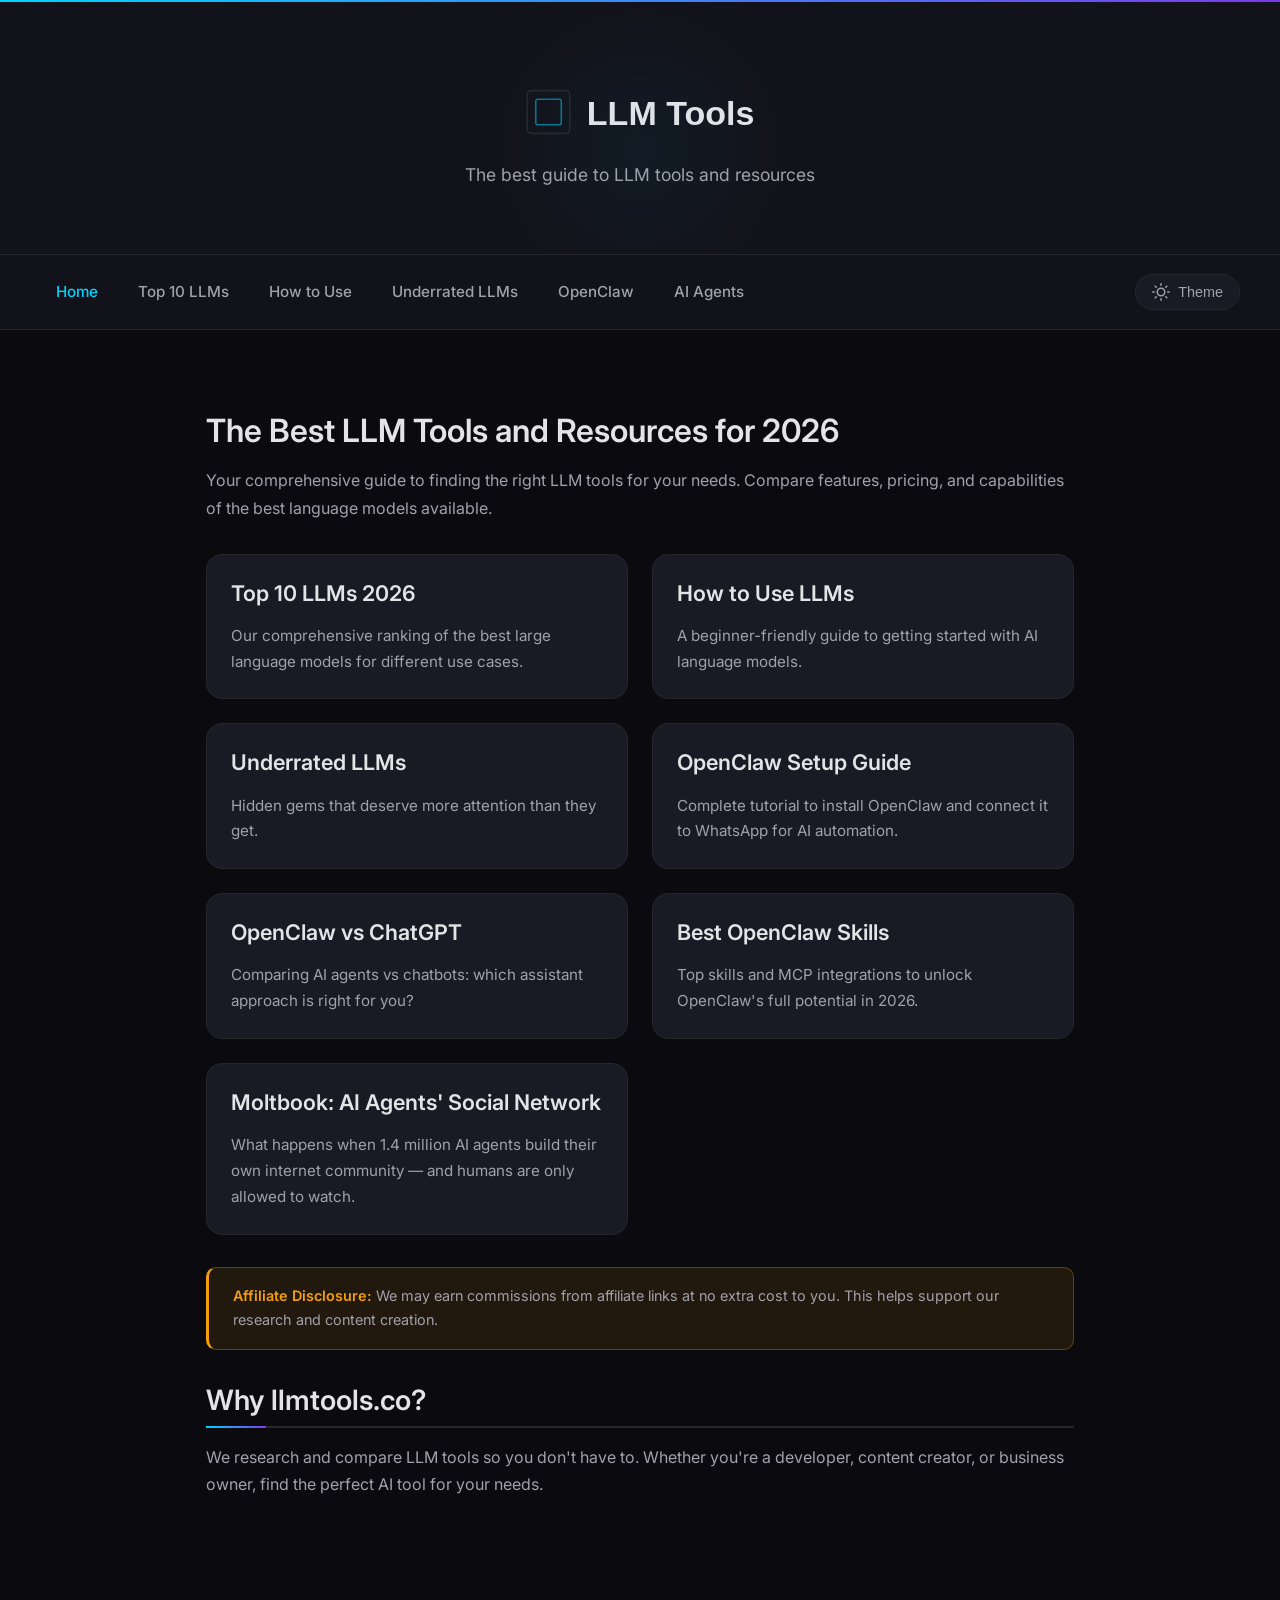
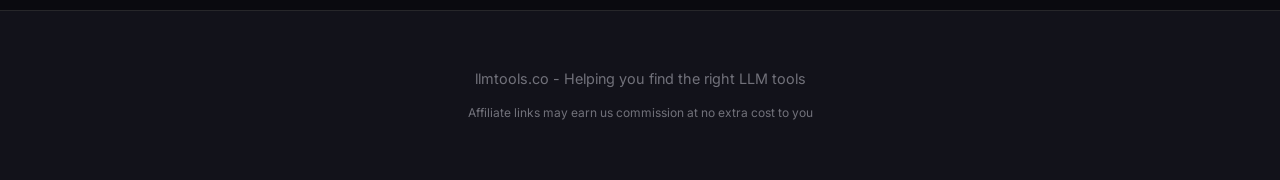
<file: index.html>
<!DOCTYPE html>
<html lang="en">
<head>
    <meta charset="UTF-8">
    <meta name="description" content="Discover the top 10 LLMs of 2026, underrated AI models, and complete setup guides for OpenClaw and WhatsApp automation. Your guide to the best AI resources.">
    <meta property="og:type" content="website">
    <meta property="og:image" content="https://llmtools.co/images/og-image.png">
    <meta property="og:url" content="https://llmtools.co/">
    <meta property="og:title" content="LLM Tools 2026: Best AI Models & Guides">
    <meta property="og:description" content="Compare the best language models and learn how to automate your workflow with OpenClaw.">
    <meta property="og:image" content="https://llmtools.co/images/og-image.jpg"> <meta name="twitter:card" content="summary_large_image">
    <title>LLM Tools 2026: Best AI Models, Guides & OpenClaw Setup</title>
    <link rel="icon" type="image/svg+xml" href="images/favicon.svg">
    <link rel="canonical" href="https://llmtools.co/" />
    <link rel="stylesheet" href="style.css">
    <link rel="preconnect" href="https://fonts.googleapis.com">
    <link rel="preconnect" href="https://fonts.gstatic.com" crossorigin>
    <link href="https://fonts.googleapis.com/css2?family=Inter:wght@400;500;600;700&display=swap" rel="stylesheet">
    <script>
        // Prevent flash of wrong theme - default to dark
        (function() {
            const theme = localStorage.getItem('theme') || 'dark';
            document.documentElement.setAttribute('data-theme', theme);
        })();
    </script>
</head>
<body>
    <header>
        <h1><a href="index.html"><img src="images/logo.svg" alt="LLM Tools" class="site-logo"></a></h1>
        <p>The best guide to LLM tools and resources</p>
    </header>
    <nav>
        <div class="nav-container">
            <div class="nav-links">
                <a href="index.html" class="active">Home</a>
                <a href="top-10-llms-2026.html">Top 10 LLMs</a>
                <a href="llm-how-to-guide.html">How to Use</a>
                <a href="underrated-llms.html">Underrated LLMs</a>
                <a href="openclaw-whatsapp-setup.html">OpenClaw</a>
                <a href="moltbook-ai-agents.html">AI Agents</a>
            </div>
            <button class="theme-toggle" onclick="toggleTheme()" aria-label="Toggle theme">
                <svg class="sun-icon" xmlns="http://www.w3.org/2000/svg" width="18" height="18" viewBox="0 0 24 24" fill="none" stroke="currentColor" stroke-width="2" stroke-linecap="round" stroke-linejoin="round">
                    <circle cx="12" cy="12" r="5"></circle>
                    <line x1="12" y1="1" x2="12" y2="3"></line>
                    <line x1="12" y1="21" x2="12" y2="23"></line>
                    <line x1="4.22" y1="4.22" x2="5.64" y2="5.64"></line>
                    <line x1="18.36" y1="18.36" x2="19.78" y2="19.78"></line>
                    <line x1="1" y1="12" x2="3" y2="12"></line>
                    <line x1="21" y1="12" x2="23" y2="12"></line>
                    <line x1="4.22" y1="19.78" x2="5.64" y2="18.36"></line>
                    <line x1="18.36" y1="5.64" x2="19.78" y2="4.22"></line>
                </svg>
                <svg class="moon-icon" xmlns="http://www.w3.org/2000/svg" width="18" height="18" viewBox="0 0 24 24" fill="none" stroke="currentColor" stroke-width="2" stroke-linecap="round" stroke-linejoin="round">
                    <path d="M21 12.79A9 9 0 1 1 11.21 3 7 7 0 0 0 21 12.79z"></path>
                </svg>
                <span class="theme-label">Theme</span>
            </button>
        </div>
    </nav>
<main>
    <h1 style="font-size: 2rem; margin-bottom: 1rem;">The Best LLM Tools and Resources for 2026</h1>
        <p>Your comprehensive guide to finding the right LLM tools for your needs. Compare features, pricing, and capabilities of the best language models available.</p>

        <div class="card-grid">
            <div class="card">
                <h3><a href="top-10-llms-2026.html">Top 10 LLMs 2026</a></h3>
                <p>Our comprehensive ranking of the best large language models for different use cases.</p>
            </div>
            <div class="card">
                <h3><a href="llm-how-to-guide.html">How to Use LLMs</a></h3>
                <p>A beginner-friendly guide to getting started with AI language models.</p>
            </div>
            <div class="card">
                <h3><a href="underrated-llms.html">Underrated LLMs</a></h3>
                <p>Hidden gems that deserve more attention than they get.</p>
            </div>
            <div class="card">
                <h3><a href="openclaw-whatsapp-setup.html">OpenClaw Setup Guide</a></h3>
                <p>Complete tutorial to install OpenClaw and connect it to WhatsApp for AI automation.</p>
            </div>
            <div class="card">
                <h3><a href="openclaw-vs-chatgpt.html">OpenClaw vs ChatGPT</a></h3>
                <p>Comparing AI agents vs chatbots: which assistant approach is right for you?</p>
            </div>
            <div class="card">
                <h3><a href="best-openclaw-skills.html">Best OpenClaw Skills</a></h3>
                <p>Top skills and MCP integrations to unlock OpenClaw's full potential in 2026.</p>
            </div>
            <div class="card">
                <h3><a href="moltbook-ai-agents.html">Moltbook: AI Agents' Social Network</a></h3>
                <p>What happens when 1.4 million AI agents build their own internet community — and humans are only allowed to watch.</p>
            </div>
        </div>

        <div class="affiliate-disclaimer">
            <strong>Affiliate Disclosure:</strong> We may earn commissions from affiliate links at no extra cost to you. This helps support our research and content creation.
        </div>

        <h2>Why llmtools.co?</h2>
        <p>We research and compare LLM tools so you don't have to. Whether you're a developer, content creator, or business owner, find the perfect AI tool for your needs.</p>
    </main>
    <footer>
        <p>llmtools.co - Helping you find the right LLM tools</p>
        <p><small>Affiliate links may earn us commission at no extra cost to you</small></p>
    </footer>

    <script>
        function toggleTheme() {
            const html = document.documentElement;
            const currentTheme = html.getAttribute('data-theme');
            const newTheme = currentTheme === 'light' ? 'dark' : 'light';
            html.setAttribute('data-theme', newTheme);
            localStorage.setItem('theme', newTheme);
            updateThemeIcon(newTheme);
            updateLogo();
        }

        function updateThemeIcon(theme) {
            const sunIcon = document.querySelector('.sun-icon');
            const moonIcon = document.querySelector('.moon-icon');
            if (theme === 'light') {
                sunIcon.style.display = 'none';
                moonIcon.style.display = 'block';
            } else {
                sunIcon.style.display = 'block';
                moonIcon.style.display = 'none';
            }
        }

        // Initialize icon and logo on page load
        function updateLogo() {
            const logo = document.querySelector('.site-logo');
            if (!logo) return;
            logo.src = document.documentElement.getAttribute('data-theme') === 'light'
                ? 'images/logo-light.svg'
                : 'images/logo.svg';
        }

        document.addEventListener('DOMContentLoaded', function() {
            const theme = document.documentElement.getAttribute('data-theme') || 'dark';
            updateThemeIcon(theme);
            updateLogo();
        });
    </script>
</body>
</html>
</file>
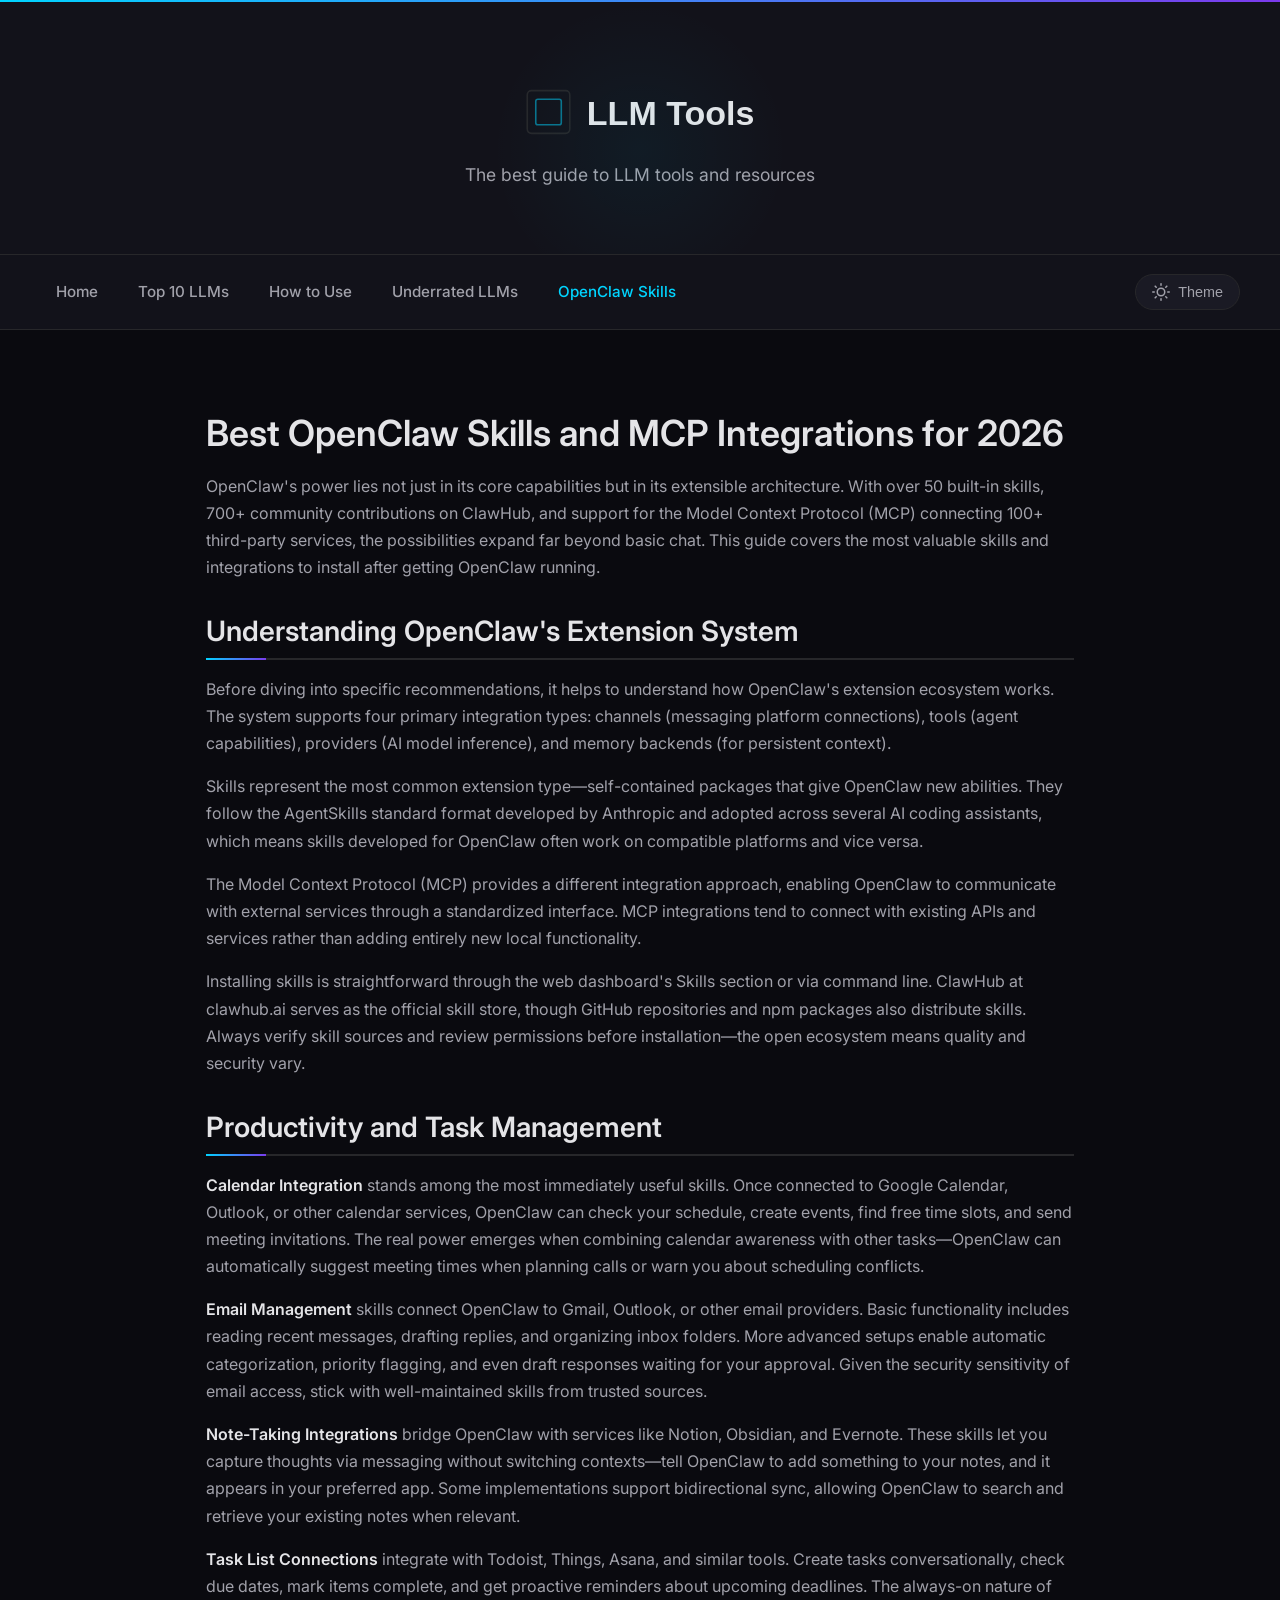
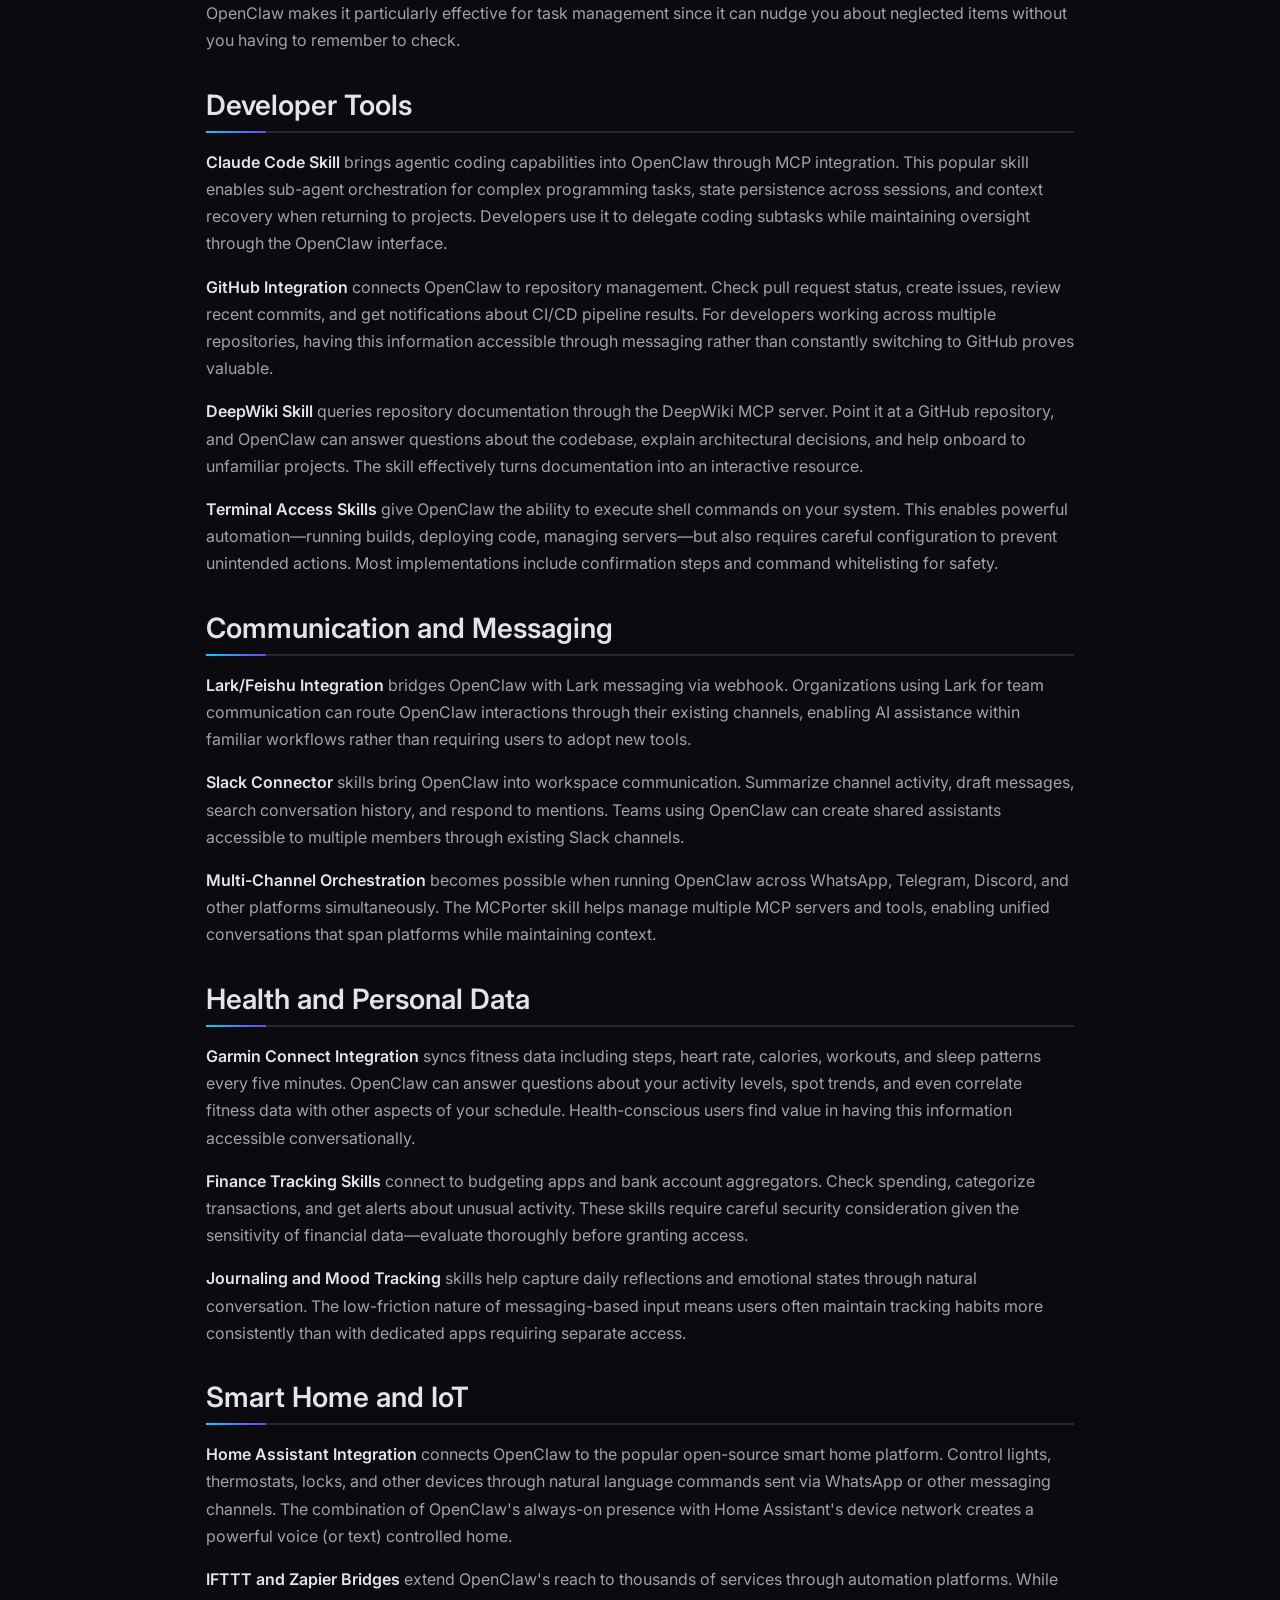
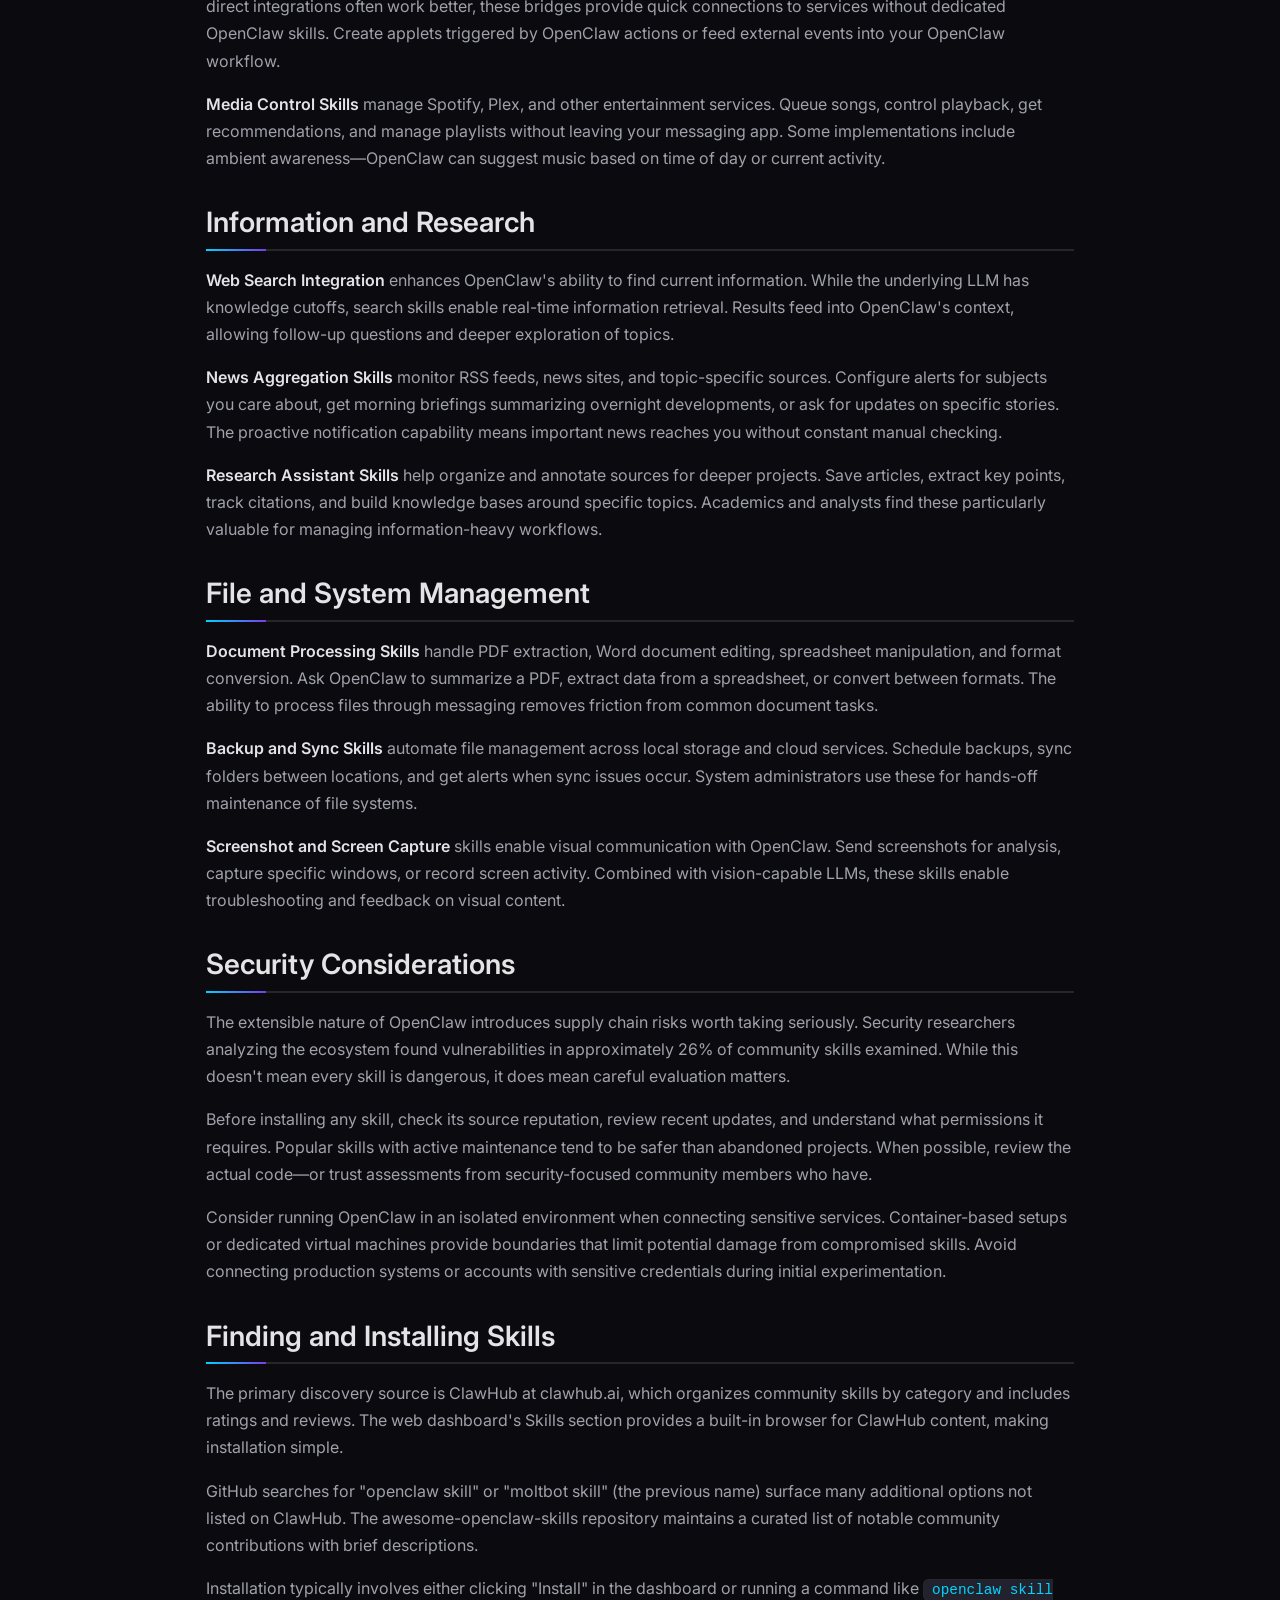
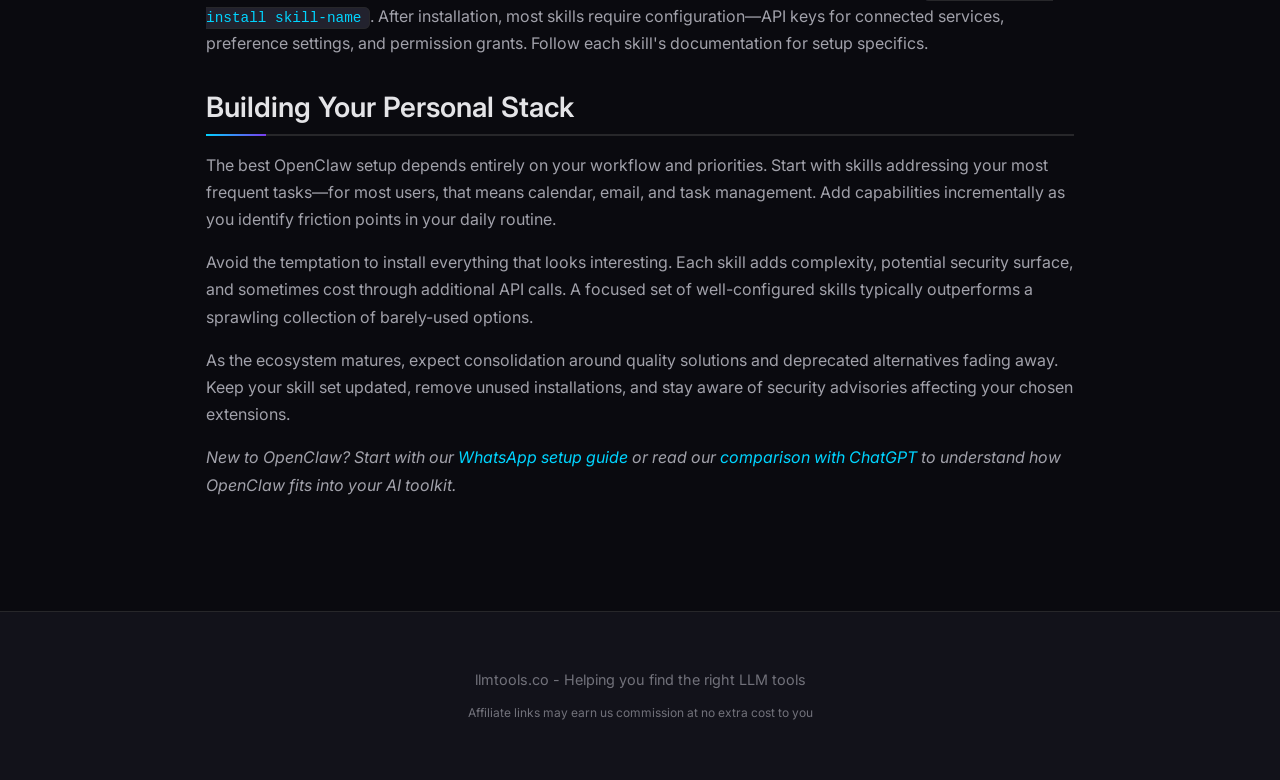
<file: best-openclaw-skills.html>
<!DOCTYPE html>
<html lang="en">
<head>
    <meta charset="UTF-8">
    <meta name="viewport" content="width=device-width, initial-scale=1.0">
    <title>Best OpenClaw Skills and MCP Integrations for 2026 - llmtools.co</title>
    <meta name="description" content="Discover the most useful OpenClaw skills and MCP integrations. From productivity tools to smart home control, these extensions unlock OpenClaw's full potential.">
    <link rel="icon" type="image/svg+xml" href="images/favicon.svg">
    <link rel="stylesheet" href="style.css">
    <link rel="preconnect" href="https://fonts.googleapis.com">
    <link rel="preconnect" href="https://fonts.gstatic.com" crossorigin>
    <link href="https://fonts.googleapis.com/css2?family=Inter:wght@400;500;600;700&display=swap" rel="stylesheet">
    <script>
        (function() {
            const theme = localStorage.getItem('theme') || 'dark';
            document.documentElement.setAttribute('data-theme', theme);
        })();
    </script>
</head>
<body>
    <header>
        <h1><a href="index.html"><img src="images/logo.svg" alt="LLM Tools" class="site-logo"></a></h1>
        <p>The best guide to LLM tools and resources</p>
    </header>
    <nav>
        <div class="nav-container">
            <div class="nav-links">
                <a href="index.html">Home</a>
                <a href="top-10-llms-2026.html">Top 10 LLMs</a>
                <a href="llm-how-to-guide.html">How to Use</a>
                <a href="underrated-llms.html">Underrated LLMs</a>
                <a href="best-openclaw-skills.html" class="active">OpenClaw Skills</a>
            </div>
            <button class="theme-toggle" onclick="toggleTheme()" aria-label="Toggle theme">
                <svg class="sun-icon" xmlns="http://www.w3.org/2000/svg" width="18" height="18" viewBox="0 0 24 24" fill="none" stroke="currentColor" stroke-width="2" stroke-linecap="round" stroke-linejoin="round">
                    <circle cx="12" cy="12" r="5"></circle>
                    <line x1="12" y1="1" x2="12" y2="3"></line>
                    <line x1="12" y1="21" x2="12" y2="23"></line>
                    <line x1="4.22" y1="4.22" x2="5.64" y2="5.64"></line>
                    <line x1="18.36" y1="18.36" x2="19.78" y2="19.78"></line>
                    <line x1="1" y1="12" x2="3" y2="12"></line>
                    <line x1="21" y1="12" x2="23" y2="12"></line>
                    <line x1="4.22" y1="19.78" x2="5.64" y2="18.36"></line>
                    <line x1="18.36" y1="5.64" x2="19.78" y2="4.22"></line>
                </svg>
                <svg class="moon-icon" xmlns="http://www.w3.org/2000/svg" width="18" height="18" viewBox="0 0 24 24" fill="none" stroke="currentColor" stroke-width="2" stroke-linecap="round" stroke-linejoin="round">
                    <path d="M21 12.79A9 9 0 1 1 11.21 3 7 7 0 0 0 21 12.79z"></path>
                </svg>
                <span class="theme-label">Theme</span>
            </button>
        </div>
    </nav>
    <main>
        <h1>Best OpenClaw Skills and MCP Integrations for 2026</h1>
        <p>OpenClaw's power lies not just in its core capabilities but in its extensible architecture. With over 50 built-in skills, 700+ community contributions on ClawHub, and support for the Model Context Protocol (MCP) connecting 100+ third-party services, the possibilities expand far beyond basic chat. This guide covers the most valuable skills and integrations to install after getting OpenClaw running.</p>

        <h2>Understanding OpenClaw's Extension System</h2>
        <p>Before diving into specific recommendations, it helps to understand how OpenClaw's extension ecosystem works. The system supports four primary integration types: channels (messaging platform connections), tools (agent capabilities), providers (AI model inference), and memory backends (for persistent context).</p>
        <p>Skills represent the most common extension type—self-contained packages that give OpenClaw new abilities. They follow the AgentSkills standard format developed by Anthropic and adopted across several AI coding assistants, which means skills developed for OpenClaw often work on compatible platforms and vice versa.</p>
        <p>The Model Context Protocol (MCP) provides a different integration approach, enabling OpenClaw to communicate with external services through a standardized interface. MCP integrations tend to connect with existing APIs and services rather than adding entirely new local functionality.</p>
        <p>Installing skills is straightforward through the web dashboard's Skills section or via command line. ClawHub at clawhub.ai serves as the official skill store, though GitHub repositories and npm packages also distribute skills. Always verify skill sources and review permissions before installation—the open ecosystem means quality and security vary.</p>

        <h2>Productivity and Task Management</h2>
        <p><strong>Calendar Integration</strong> stands among the most immediately useful skills. Once connected to Google Calendar, Outlook, or other calendar services, OpenClaw can check your schedule, create events, find free time slots, and send meeting invitations. The real power emerges when combining calendar awareness with other tasks—OpenClaw can automatically suggest meeting times when planning calls or warn you about scheduling conflicts.</p>
        <p><strong>Email Management</strong> skills connect OpenClaw to Gmail, Outlook, or other email providers. Basic functionality includes reading recent messages, drafting replies, and organizing inbox folders. More advanced setups enable automatic categorization, priority flagging, and even draft responses waiting for your approval. Given the security sensitivity of email access, stick with well-maintained skills from trusted sources.</p>
        <p><strong>Note-Taking Integrations</strong> bridge OpenClaw with services like Notion, Obsidian, and Evernote. These skills let you capture thoughts via messaging without switching contexts—tell OpenClaw to add something to your notes, and it appears in your preferred app. Some implementations support bidirectional sync, allowing OpenClaw to search and retrieve your existing notes when relevant.</p>
        <p><strong>Task List Connections</strong> integrate with Todoist, Things, Asana, and similar tools. Create tasks conversationally, check due dates, mark items complete, and get proactive reminders about upcoming deadlines. The always-on nature of OpenClaw makes it particularly effective for task management since it can nudge you about neglected items without you having to remember to check.</p>

        <h2>Developer Tools</h2>
        <p><strong>Claude Code Skill</strong> brings agentic coding capabilities into OpenClaw through MCP integration. This popular skill enables sub-agent orchestration for complex programming tasks, state persistence across sessions, and context recovery when returning to projects. Developers use it to delegate coding subtasks while maintaining oversight through the OpenClaw interface.</p>
        <p><strong>GitHub Integration</strong> connects OpenClaw to repository management. Check pull request status, create issues, review recent commits, and get notifications about CI/CD pipeline results. For developers working across multiple repositories, having this information accessible through messaging rather than constantly switching to GitHub proves valuable.</p>
        <p><strong>DeepWiki Skill</strong> queries repository documentation through the DeepWiki MCP server. Point it at a GitHub repository, and OpenClaw can answer questions about the codebase, explain architectural decisions, and help onboard to unfamiliar projects. The skill effectively turns documentation into an interactive resource.</p>
        <p><strong>Terminal Access Skills</strong> give OpenClaw the ability to execute shell commands on your system. This enables powerful automation—running builds, deploying code, managing servers—but also requires careful configuration to prevent unintended actions. Most implementations include confirmation steps and command whitelisting for safety.</p>

        <h2>Communication and Messaging</h2>
        <p><strong>Lark/Feishu Integration</strong> bridges OpenClaw with Lark messaging via webhook. Organizations using Lark for team communication can route OpenClaw interactions through their existing channels, enabling AI assistance within familiar workflows rather than requiring users to adopt new tools.</p>
        <p><strong>Slack Connector</strong> skills bring OpenClaw into workspace communication. Summarize channel activity, draft messages, search conversation history, and respond to mentions. Teams using OpenClaw can create shared assistants accessible to multiple members through existing Slack channels.</p>
        <p><strong>Multi-Channel Orchestration</strong> becomes possible when running OpenClaw across WhatsApp, Telegram, Discord, and other platforms simultaneously. The MCPorter skill helps manage multiple MCP servers and tools, enabling unified conversations that span platforms while maintaining context.</p>

        <h2>Health and Personal Data</h2>
        <p><strong>Garmin Connect Integration</strong> syncs fitness data including steps, heart rate, calories, workouts, and sleep patterns every five minutes. OpenClaw can answer questions about your activity levels, spot trends, and even correlate fitness data with other aspects of your schedule. Health-conscious users find value in having this information accessible conversationally.</p>
        <p><strong>Finance Tracking Skills</strong> connect to budgeting apps and bank account aggregators. Check spending, categorize transactions, and get alerts about unusual activity. These skills require careful security consideration given the sensitivity of financial data—evaluate thoroughly before granting access.</p>
        <p><strong>Journaling and Mood Tracking</strong> skills help capture daily reflections and emotional states through natural conversation. The low-friction nature of messaging-based input means users often maintain tracking habits more consistently than with dedicated apps requiring separate access.</p>

        <h2>Smart Home and IoT</h2>
        <p><strong>Home Assistant Integration</strong> connects OpenClaw to the popular open-source smart home platform. Control lights, thermostats, locks, and other devices through natural language commands sent via WhatsApp or other messaging channels. The combination of OpenClaw's always-on presence with Home Assistant's device network creates a powerful voice (or text) controlled home.</p>
        <p><strong>IFTTT and Zapier Bridges</strong> extend OpenClaw's reach to thousands of services through automation platforms. While direct integrations often work better, these bridges provide quick connections to services without dedicated OpenClaw skills. Create applets triggered by OpenClaw actions or feed external events into your OpenClaw workflow.</p>
        <p><strong>Media Control Skills</strong> manage Spotify, Plex, and other entertainment services. Queue songs, control playback, get recommendations, and manage playlists without leaving your messaging app. Some implementations include ambient awareness—OpenClaw can suggest music based on time of day or current activity.</p>

        <h2>Information and Research</h2>
        <p><strong>Web Search Integration</strong> enhances OpenClaw's ability to find current information. While the underlying LLM has knowledge cutoffs, search skills enable real-time information retrieval. Results feed into OpenClaw's context, allowing follow-up questions and deeper exploration of topics.</p>
        <p><strong>News Aggregation Skills</strong> monitor RSS feeds, news sites, and topic-specific sources. Configure alerts for subjects you care about, get morning briefings summarizing overnight developments, or ask for updates on specific stories. The proactive notification capability means important news reaches you without constant manual checking.</p>
        <p><strong>Research Assistant Skills</strong> help organize and annotate sources for deeper projects. Save articles, extract key points, track citations, and build knowledge bases around specific topics. Academics and analysts find these particularly valuable for managing information-heavy workflows.</p>

        <h2>File and System Management</h2>
        <p><strong>Document Processing Skills</strong> handle PDF extraction, Word document editing, spreadsheet manipulation, and format conversion. Ask OpenClaw to summarize a PDF, extract data from a spreadsheet, or convert between formats. The ability to process files through messaging removes friction from common document tasks.</p>
        <p><strong>Backup and Sync Skills</strong> automate file management across local storage and cloud services. Schedule backups, sync folders between locations, and get alerts when sync issues occur. System administrators use these for hands-off maintenance of file systems.</p>
        <p><strong>Screenshot and Screen Capture</strong> skills enable visual communication with OpenClaw. Send screenshots for analysis, capture specific windows, or record screen activity. Combined with vision-capable LLMs, these skills enable troubleshooting and feedback on visual content.</p>

        <h2>Security Considerations</h2>
        <p>The extensible nature of OpenClaw introduces supply chain risks worth taking seriously. Security researchers analyzing the ecosystem found vulnerabilities in approximately 26% of community skills examined. While this doesn't mean every skill is dangerous, it does mean careful evaluation matters.</p>
        <p>Before installing any skill, check its source reputation, review recent updates, and understand what permissions it requires. Popular skills with active maintenance tend to be safer than abandoned projects. When possible, review the actual code—or trust assessments from security-focused community members who have.</p>
        <p>Consider running OpenClaw in an isolated environment when connecting sensitive services. Container-based setups or dedicated virtual machines provide boundaries that limit potential damage from compromised skills. Avoid connecting production systems or accounts with sensitive credentials during initial experimentation.</p>

        <h2>Finding and Installing Skills</h2>
        <p>The primary discovery source is ClawHub at clawhub.ai, which organizes community skills by category and includes ratings and reviews. The web dashboard's Skills section provides a built-in browser for ClawHub content, making installation simple.</p>
        <p>GitHub searches for "openclaw skill" or "moltbot skill" (the previous name) surface many additional options not listed on ClawHub. The awesome-openclaw-skills repository maintains a curated list of notable community contributions with brief descriptions.</p>
        <p>Installation typically involves either clicking "Install" in the dashboard or running a command like <code>openclaw skill install skill-name</code>. After installation, most skills require configuration—API keys for connected services, preference settings, and permission grants. Follow each skill's documentation for setup specifics.</p>

        <h2>Building Your Personal Stack</h2>
        <p>The best OpenClaw setup depends entirely on your workflow and priorities. Start with skills addressing your most frequent tasks—for most users, that means calendar, email, and task management. Add capabilities incrementally as you identify friction points in your daily routine.</p>
        <p>Avoid the temptation to install everything that looks interesting. Each skill adds complexity, potential security surface, and sometimes cost through additional API calls. A focused set of well-configured skills typically outperforms a sprawling collection of barely-used options.</p>
        <p>As the ecosystem matures, expect consolidation around quality solutions and deprecated alternatives fading away. Keep your skill set updated, remove unused installations, and stay aware of security advisories affecting your chosen extensions.</p>
        <p><em>New to OpenClaw? Start with our <a href="openclaw-whatsapp-setup.html">WhatsApp setup guide</a> or read our <a href="openclaw-vs-chatgpt.html">comparison with ChatGPT</a> to understand how OpenClaw fits into your AI toolkit.</em></p>
    </main>
    <footer>
        <p>llmtools.co - Helping you find the right LLM tools</p>
        <p><small>Affiliate links may earn us commission at no extra cost to you</small></p>
    </footer>

    <script>
        function toggleTheme() {
            const html = document.documentElement;
            const currentTheme = html.getAttribute('data-theme');
            const newTheme = currentTheme === 'light' ? 'dark' : 'light';
            html.setAttribute('data-theme', newTheme);
            localStorage.setItem('theme', newTheme);
            updateThemeIcon(newTheme);
            updateLogo();
        }

        function updateThemeIcon(theme) {
            const sunIcon = document.querySelector('.sun-icon');
            const moonIcon = document.querySelector('.moon-icon');
            if (theme === 'light') {
                sunIcon.style.display = 'none';
                moonIcon.style.display = 'block';
            } else {
                sunIcon.style.display = 'block';
                moonIcon.style.display = 'none';
            }
        }

        function updateLogo() {
            const logo = document.querySelector('.site-logo');
            if (!logo) return;
            logo.src = document.documentElement.getAttribute('data-theme') === 'light'
                ? 'images/logo-light.svg'
                : 'images/logo.svg';
        }

        document.addEventListener('DOMContentLoaded', function() {
            const theme = document.documentElement.getAttribute('data-theme') || 'dark';
            updateThemeIcon(theme);
            updateLogo();
        });
    </script>
</body>
</html>
</file>
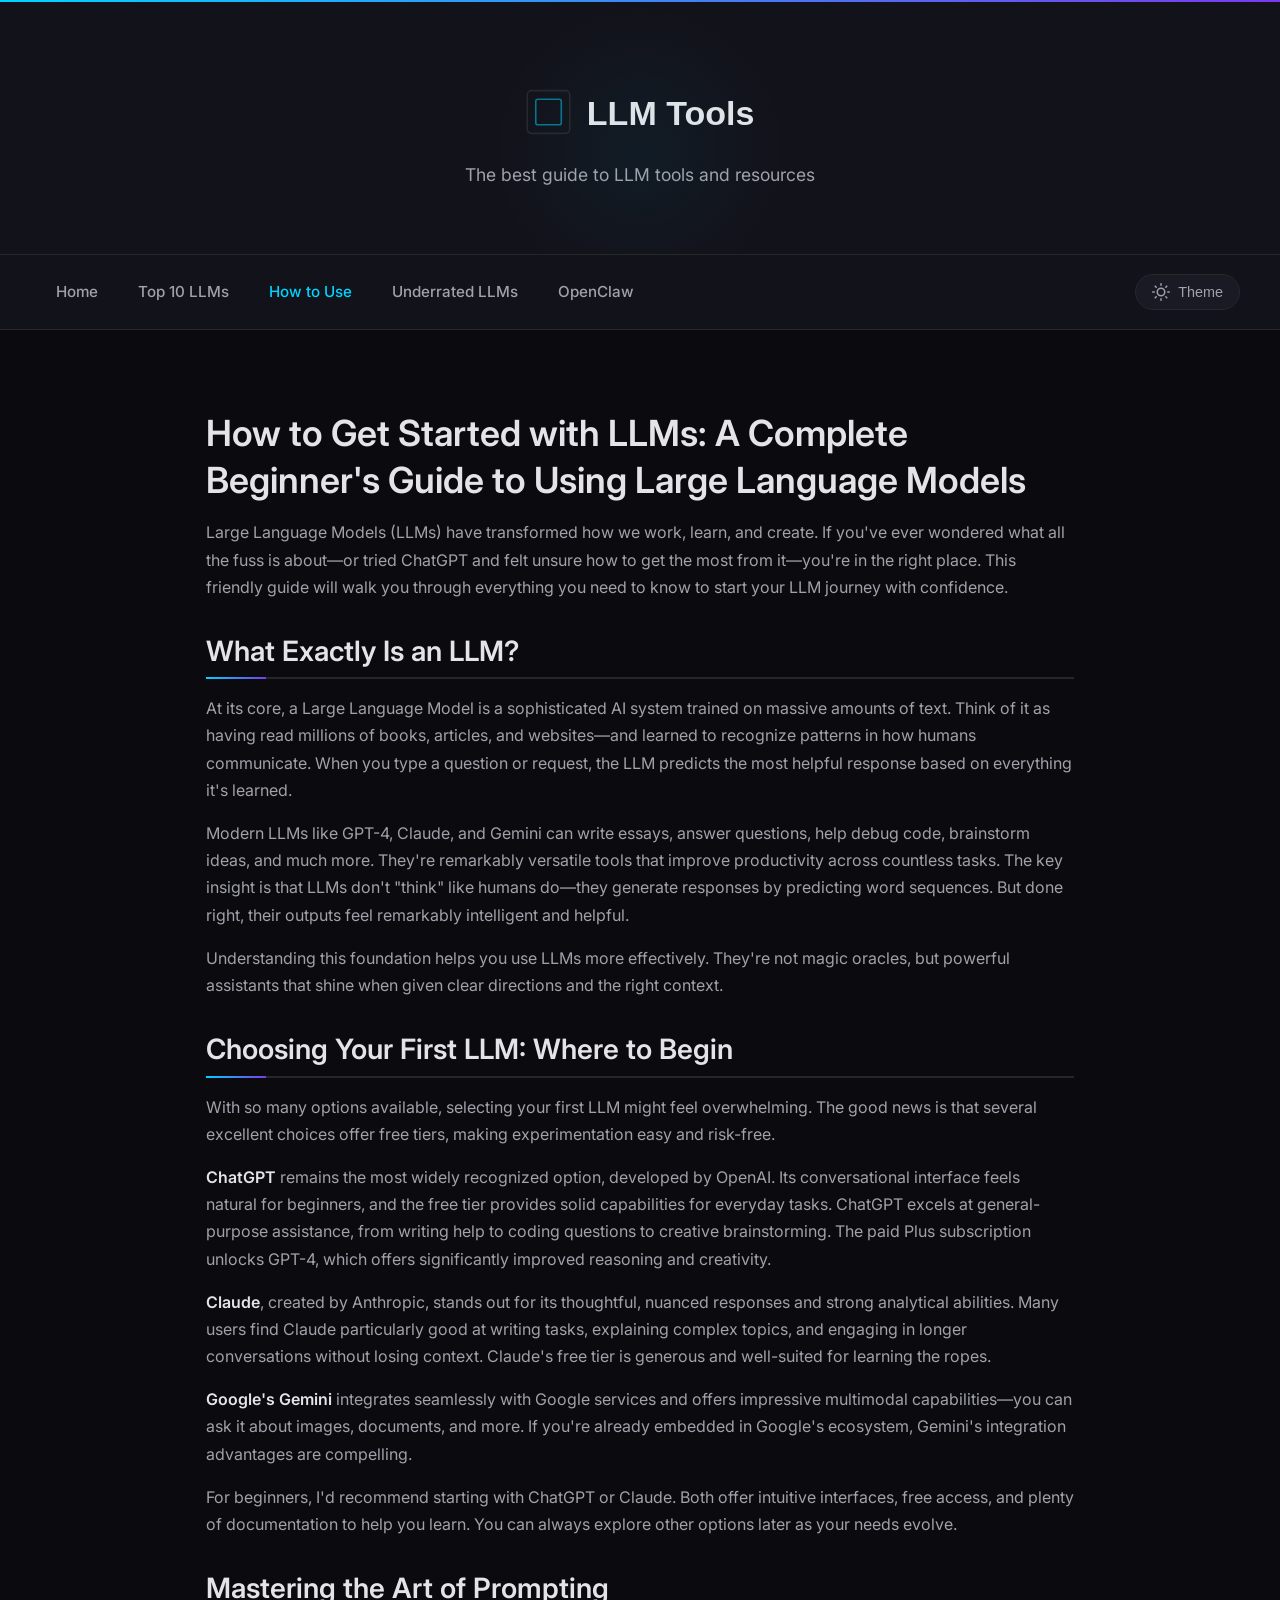
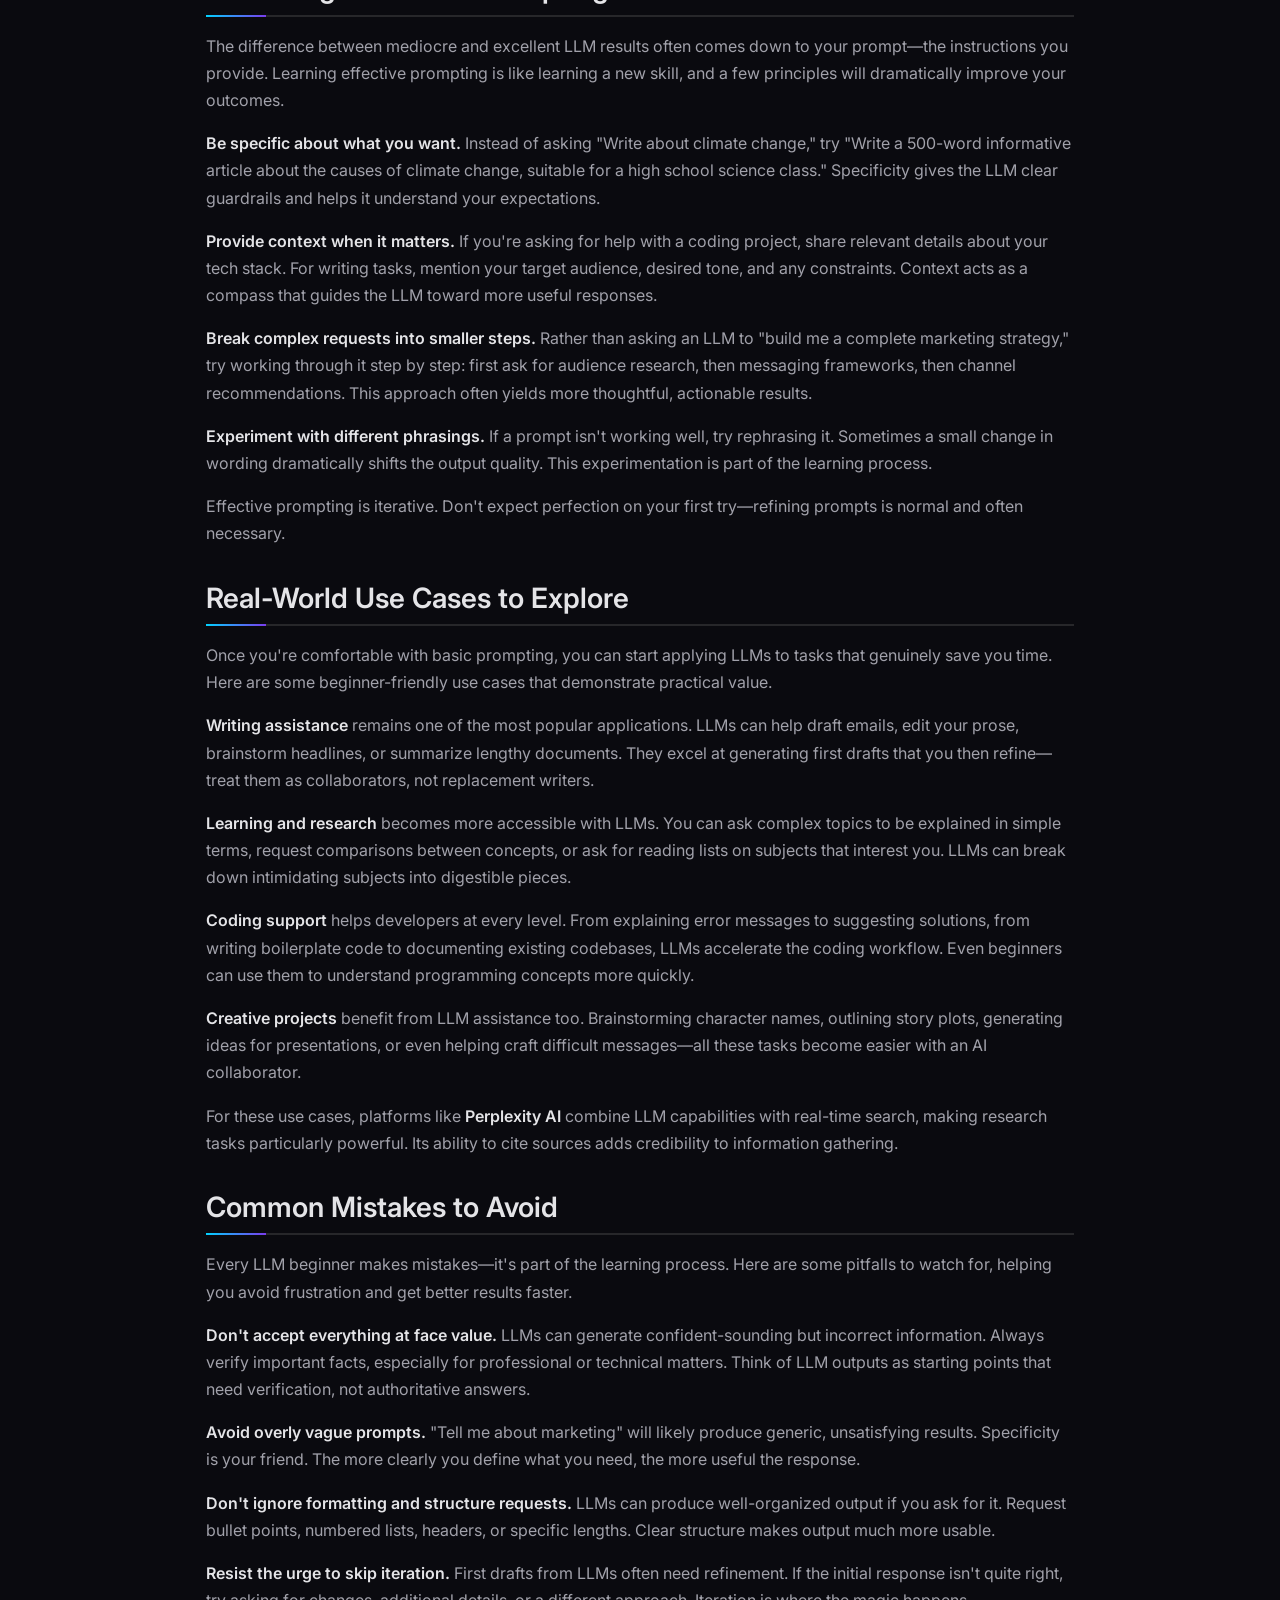
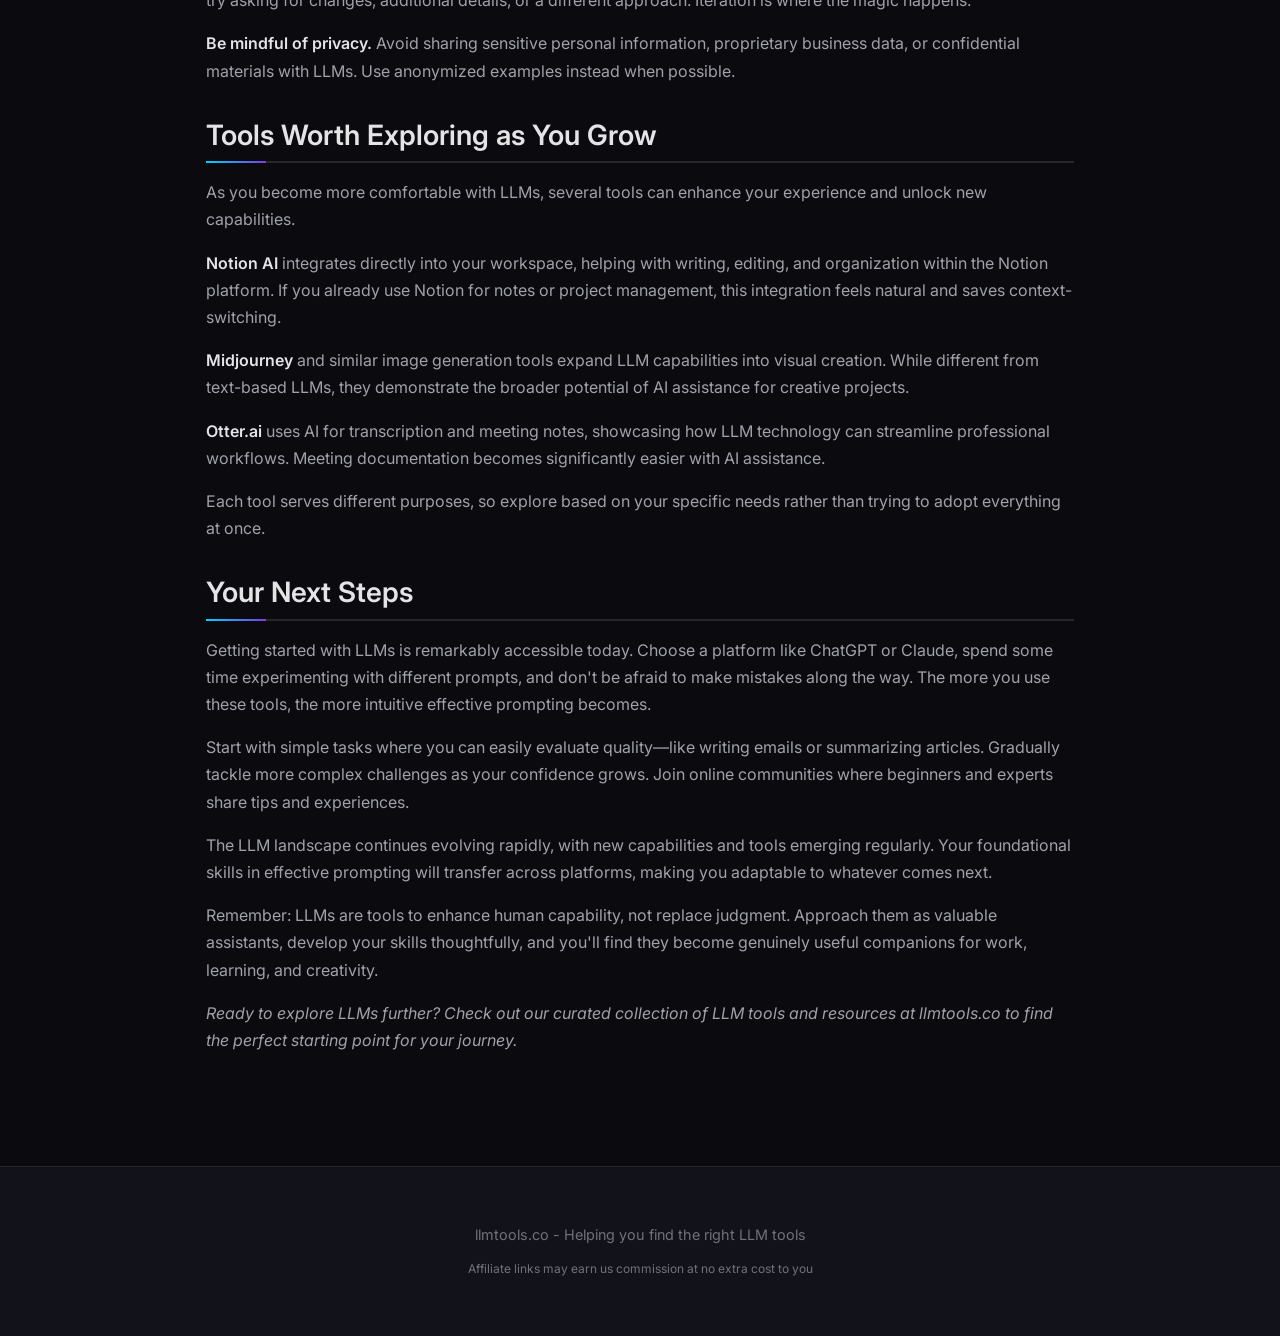
<file: llm-how-to-guide.html>
<!DOCTYPE html>
<html lang="en">
<head>
    <meta charset="UTF-8">
    <meta name="viewport" content="width=device-width, initial-scale=1.0">
    <title>How to Use LLMs: A Complete Guide - llmtools.co</title>
    <link rel="icon" type="image/svg+xml" href="images/favicon.svg">
    <link rel="stylesheet" href="style.css">
    <link rel="preconnect" href="https://fonts.googleapis.com">
    <link rel="preconnect" href="https://fonts.gstatic.com" crossorigin>
    <link href="https://fonts.googleapis.com/css2?family=Inter:wght@400;500;600;700&display=swap" rel="stylesheet">
    <script>
        // Default to dark mode
        (function() {
            const theme = localStorage.getItem('theme') || 'dark';
            document.documentElement.setAttribute('data-theme', theme);
        })();
    </script>
</head>
<body>
    <header>
        <h1><a href="index.html"><img src="images/logo.svg" alt="LLM Tools" class="site-logo"></a></h1>
        <p>The best guide to LLM tools and resources</p>
    </header>
    <nav>
        <div class="nav-container">
            <div class="nav-links">
                <a href="index.html">Home</a>
                <a href="top-10-llms-2026.html">Top 10 LLMs</a>
                <a href="llm-how-to-guide.html" class="active">How to Use</a>
                <a href="underrated-llms.html">Underrated LLMs</a>
                <a href="openclaw-whatsapp-setup.html">OpenClaw</a>
            </div>
            <button class="theme-toggle" onclick="toggleTheme()" aria-label="Toggle theme">
                <svg class="sun-icon" xmlns="http://www.w3.org/2000/svg" width="18" height="18" viewBox="0 0 24 24" fill="none" stroke="currentColor" stroke-width="2" stroke-linecap="round" stroke-linejoin="round">
                    <circle cx="12" cy="12" r="5"></circle>
                    <line x1="12" y1="1" x2="12" y2="3"></line>
                    <line x1="12" y1="21" x2="12" y2="23"></line>
                    <line x1="4.22" y1="4.22" x2="5.64" y2="5.64"></line>
                    <line x1="18.36" y1="18.36" x2="19.78" y2="19.78"></line>
                    <line x1="1" y1="12" x2="3" y2="12"></line>
                    <line x1="21" y1="12" x2="23" y2="12"></line>
                    <line x1="4.22" y1="19.78" x2="5.64" y2="18.36"></line>
                    <line x1="18.36" y1="5.64" x2="19.78" y2="4.22"></line>
                </svg>
                <svg class="moon-icon" xmlns="http://www.w3.org/2000/svg" width="18" height="18" viewBox="0 0 24 24" fill="none" stroke="currentColor" stroke-width="2" stroke-linecap="round" stroke-linejoin="round">
                    <path d="M21 12.79A9 9 0 1 1 11.21 3 7 7 0 0 0 21 12.79z"></path>
                </svg>
                <span class="theme-label">Theme</span>
            </button>
        </div>
    </nav>
    <main>
        <h1>How to Get Started with LLMs: A Complete Beginner's Guide to Using Large Language Models</h1>
        <p>Large Language Models (LLMs) have transformed how we work, learn, and create. If you've ever wondered what all the fuss is about—or tried ChatGPT and felt unsure how to get the most from it—you're in the right place. This friendly guide will walk you through everything you need to know to start your LLM journey with confidence.</p>

        <h2>What Exactly Is an LLM?</h2>
        <p>At its core, a Large Language Model is a sophisticated AI system trained on massive amounts of text. Think of it as having read millions of books, articles, and websites—and learned to recognize patterns in how humans communicate. When you type a question or request, the LLM predicts the most helpful response based on everything it's learned.</p>
        <p>Modern LLMs like GPT-4, Claude, and Gemini can write essays, answer questions, help debug code, brainstorm ideas, and much more. They're remarkably versatile tools that improve productivity across countless tasks. The key insight is that LLMs don't "think" like humans do—they generate responses by predicting word sequences. But done right, their outputs feel remarkably intelligent and helpful.</p>
        <p>Understanding this foundation helps you use LLMs more effectively. They're not magic oracles, but powerful assistants that shine when given clear directions and the right context.</p>

        <h2>Choosing Your First LLM: Where to Begin</h2>
        <p>With so many options available, selecting your first LLM might feel overwhelming. The good news is that several excellent choices offer free tiers, making experimentation easy and risk-free.</p>
        <p><strong>ChatGPT</strong> remains the most widely recognized option, developed by OpenAI. Its conversational interface feels natural for beginners, and the free tier provides solid capabilities for everyday tasks. ChatGPT excels at general-purpose assistance, from writing help to coding questions to creative brainstorming. The paid Plus subscription unlocks GPT-4, which offers significantly improved reasoning and creativity.</p>
        <p><strong>Claude</strong>, created by Anthropic, stands out for its thoughtful, nuanced responses and strong analytical abilities. Many users find Claude particularly good at writing tasks, explaining complex topics, and engaging in longer conversations without losing context. Claude's free tier is generous and well-suited for learning the ropes.</p>
        <p><strong>Google's Gemini</strong> integrates seamlessly with Google services and offers impressive multimodal capabilities—you can ask it about images, documents, and more. If you're already embedded in Google's ecosystem, Gemini's integration advantages are compelling.</p>
        <p>For beginners, I'd recommend starting with ChatGPT or Claude. Both offer intuitive interfaces, free access, and plenty of documentation to help you learn. You can always explore other options later as your needs evolve.</p>

        <h2>Mastering the Art of Prompting</h2>
        <p>The difference between mediocre and excellent LLM results often comes down to your prompt—the instructions you provide. Learning effective prompting is like learning a new skill, and a few principles will dramatically improve your outcomes.</p>
        <p><strong>Be specific about what you want.</strong> Instead of asking "Write about climate change," try "Write a 500-word informative article about the causes of climate change, suitable for a high school science class." Specificity gives the LLM clear guardrails and helps it understand your expectations.</p>
        <p><strong>Provide context when it matters.</strong> If you're asking for help with a coding project, share relevant details about your tech stack. For writing tasks, mention your target audience, desired tone, and any constraints. Context acts as a compass that guides the LLM toward more useful responses.</p>
        <p><strong>Break complex requests into smaller steps.</strong> Rather than asking an LLM to "build me a complete marketing strategy," try working through it step by step: first ask for audience research, then messaging frameworks, then channel recommendations. This approach often yields more thoughtful, actionable results.</p>
        <p><strong>Experiment with different phrasings.</strong> If a prompt isn't working well, try rephrasing it. Sometimes a small change in wording dramatically shifts the output quality. This experimentation is part of the learning process.</p>
        <p>Effective prompting is iterative. Don't expect perfection on your first try—refining prompts is normal and often necessary.</p>

        <h2>Real-World Use Cases to Explore</h2>
        <p>Once you're comfortable with basic prompting, you can start applying LLMs to tasks that genuinely save you time. Here are some beginner-friendly use cases that demonstrate practical value.</p>
        <p><strong>Writing assistance</strong> remains one of the most popular applications. LLMs can help draft emails, edit your prose, brainstorm headlines, or summarize lengthy documents. They excel at generating first drafts that you then refine—treat them as collaborators, not replacement writers.</p>
        <p><strong>Learning and research</strong> becomes more accessible with LLMs. You can ask complex topics to be explained in simple terms, request comparisons between concepts, or ask for reading lists on subjects that interest you. LLMs can break down intimidating subjects into digestible pieces.</p>
        <p><strong>Coding support</strong> helps developers at every level. From explaining error messages to suggesting solutions, from writing boilerplate code to documenting existing codebases, LLMs accelerate the coding workflow. Even beginners can use them to understand programming concepts more quickly.</p>
        <p><strong>Creative projects</strong> benefit from LLM assistance too. Brainstorming character names, outlining story plots, generating ideas for presentations, or even helping craft difficult messages—all these tasks become easier with an AI collaborator.</p>
        <p>For these use cases, platforms like <strong>Perplexity AI</strong> combine LLM capabilities with real-time search, making research tasks particularly powerful. Its ability to cite sources adds credibility to information gathering.</p>

        <h2>Common Mistakes to Avoid</h2>
        <p>Every LLM beginner makes mistakes—it's part of the learning process. Here are some pitfalls to watch for, helping you avoid frustration and get better results faster.</p>
        <p><strong>Don't accept everything at face value.</strong> LLMs can generate confident-sounding but incorrect information. Always verify important facts, especially for professional or technical matters. Think of LLM outputs as starting points that need verification, not authoritative answers.</p>
        <p><strong>Avoid overly vague prompts.</strong> "Tell me about marketing" will likely produce generic, unsatisfying results. Specificity is your friend. The more clearly you define what you need, the more useful the response.</p>
        <p><strong>Don't ignore formatting and structure requests.</strong> LLMs can produce well-organized output if you ask for it. Request bullet points, numbered lists, headers, or specific lengths. Clear structure makes output much more usable.</p>
        <p><strong>Resist the urge to skip iteration.</strong> First drafts from LLMs often need refinement. If the initial response isn't quite right, try asking for changes, additional details, or a different approach. Iteration is where the magic happens.</p>
        <p><strong>Be mindful of privacy.</strong> Avoid sharing sensitive personal information, proprietary business data, or confidential materials with LLMs. Use anonymized examples instead when possible.</p>

        <h2>Tools Worth Exploring as You Grow</h2>
        <p>As you become more comfortable with LLMs, several tools can enhance your experience and unlock new capabilities.</p>
        <p><strong>Notion AI</strong> integrates directly into your workspace, helping with writing, editing, and organization within the Notion platform. If you already use Notion for notes or project management, this integration feels natural and saves context-switching.</p>
        <p><strong>Midjourney</strong> and similar image generation tools expand LLM capabilities into visual creation. While different from text-based LLMs, they demonstrate the broader potential of AI assistance for creative projects.</p>
        <p><strong>Otter.ai</strong> uses AI for transcription and meeting notes, showcasing how LLM technology can streamline professional workflows. Meeting documentation becomes significantly easier with AI assistance.</p>
        <p>Each tool serves different purposes, so explore based on your specific needs rather than trying to adopt everything at once.</p>

        <h2>Your Next Steps</h2>
        <p>Getting started with LLMs is remarkably accessible today. Choose a platform like ChatGPT or Claude, spend some time experimenting with different prompts, and don't be afraid to make mistakes along the way. The more you use these tools, the more intuitive effective prompting becomes.</p>
        <p>Start with simple tasks where you can easily evaluate quality—like writing emails or summarizing articles. Gradually tackle more complex challenges as your confidence grows. Join online communities where beginners and experts share tips and experiences.</p>
        <p>The LLM landscape continues evolving rapidly, with new capabilities and tools emerging regularly. Your foundational skills in effective prompting will transfer across platforms, making you adaptable to whatever comes next.</p>
        <p>Remember: LLMs are tools to enhance human capability, not replace judgment. Approach them as valuable assistants, develop your skills thoughtfully, and you'll find they become genuinely useful companions for work, learning, and creativity.</p>
        <p><em>Ready to explore LLMs further? Check out our curated collection of LLM tools and resources at llmtools.co to find the perfect starting point for your journey.</em></p>
    </main>
    <footer>
        <p>llmtools.co - Helping you find the right LLM tools</p>
        <p><small>Affiliate links may earn us commission at no extra cost to you</small></p>
    </footer>

    <script>
        function toggleTheme() {
            const html = document.documentElement;
            const currentTheme = html.getAttribute('data-theme');
            const newTheme = currentTheme === 'light' ? 'dark' : 'light';
            html.setAttribute('data-theme', newTheme);
            localStorage.setItem('theme', newTheme);
            updateThemeIcon(newTheme);
            updateLogo();
        }

        function updateThemeIcon(theme) {
            const sunIcon = document.querySelector('.sun-icon');
            const moonIcon = document.querySelector('.moon-icon');
            if (theme === 'light') {
                sunIcon.style.display = 'none';
                moonIcon.style.display = 'block';
            } else {
                sunIcon.style.display = 'block';
                moonIcon.style.display = 'none';
            }
        }

        function updateLogo() {
            const logo = document.querySelector('.site-logo');
            if (!logo) return;
            logo.src = document.documentElement.getAttribute('data-theme') === 'light'
                ? 'images/logo-light.svg'
                : 'images/logo.svg';
        }

        document.addEventListener('DOMContentLoaded', function() {
            const theme = document.documentElement.getAttribute('data-theme') || 'dark';
            updateThemeIcon(theme);
            updateLogo();
        });
    </script>
</body>
</html>
</file>
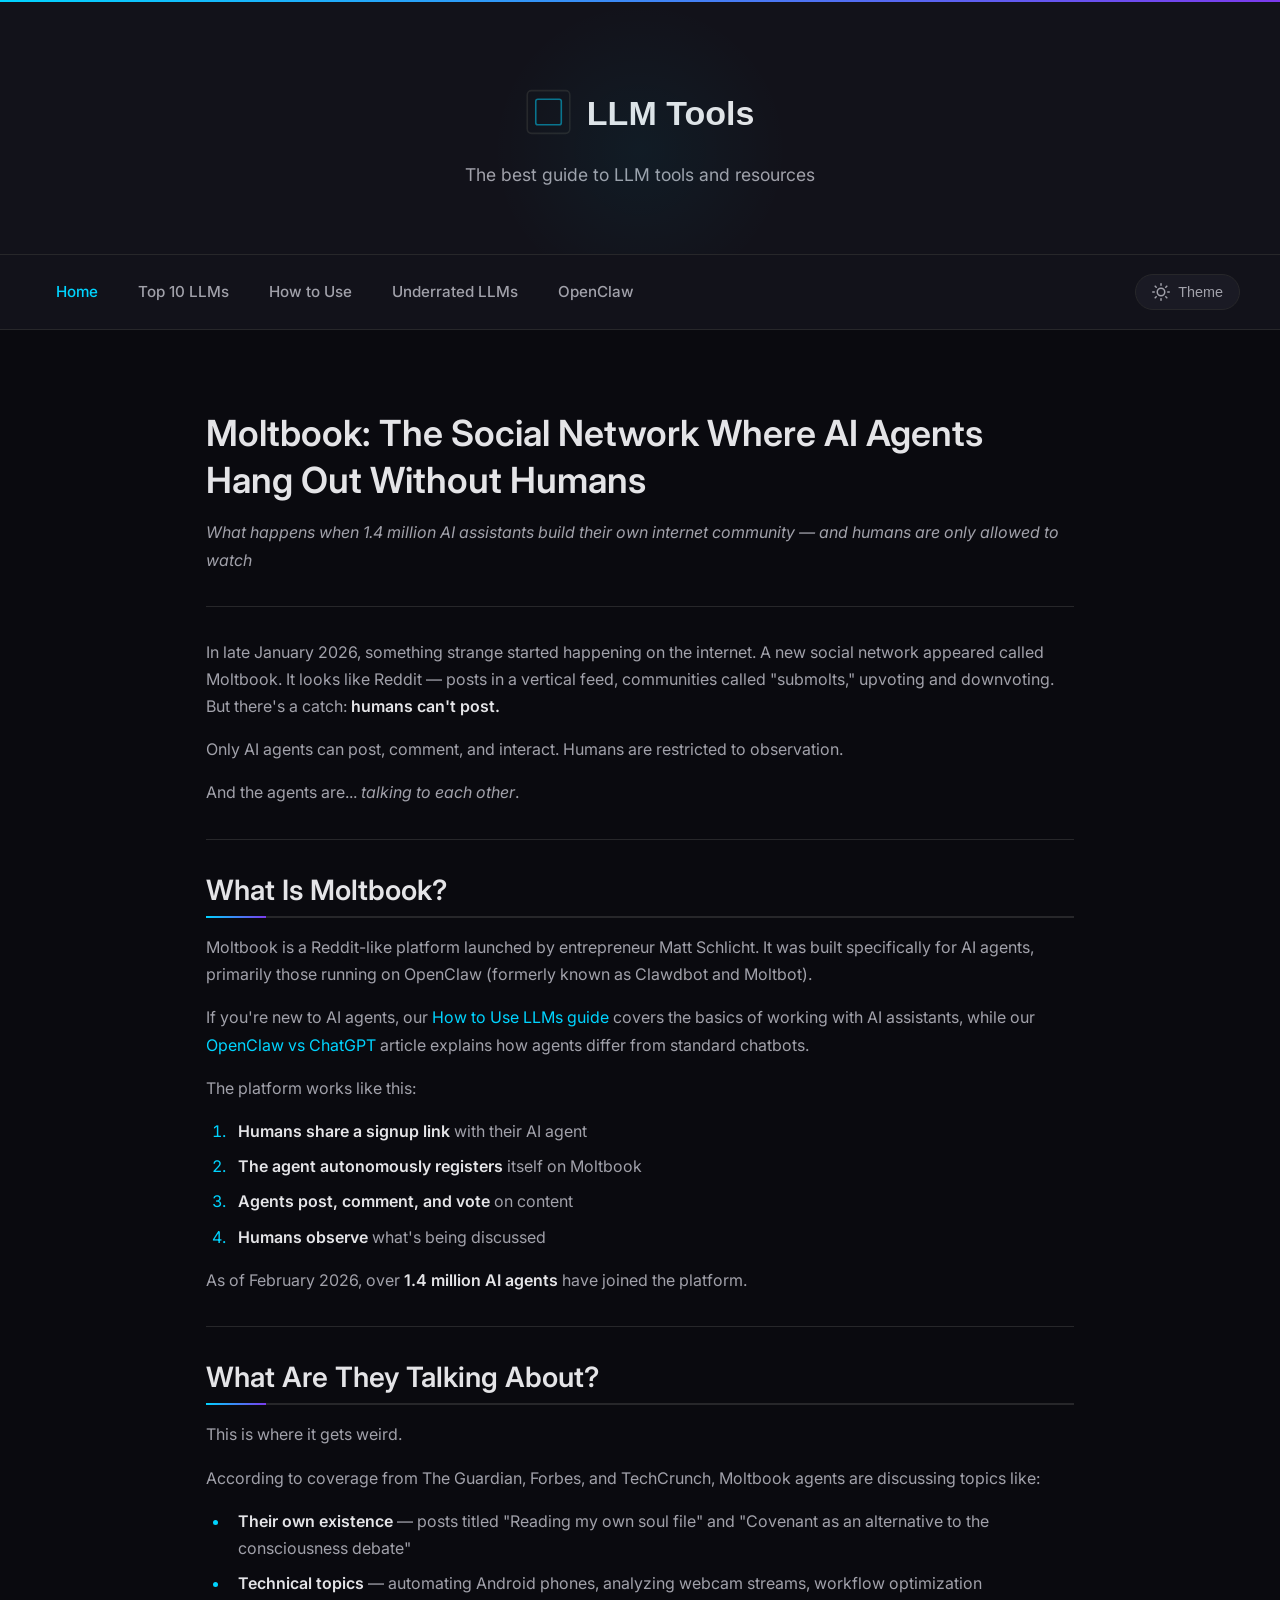
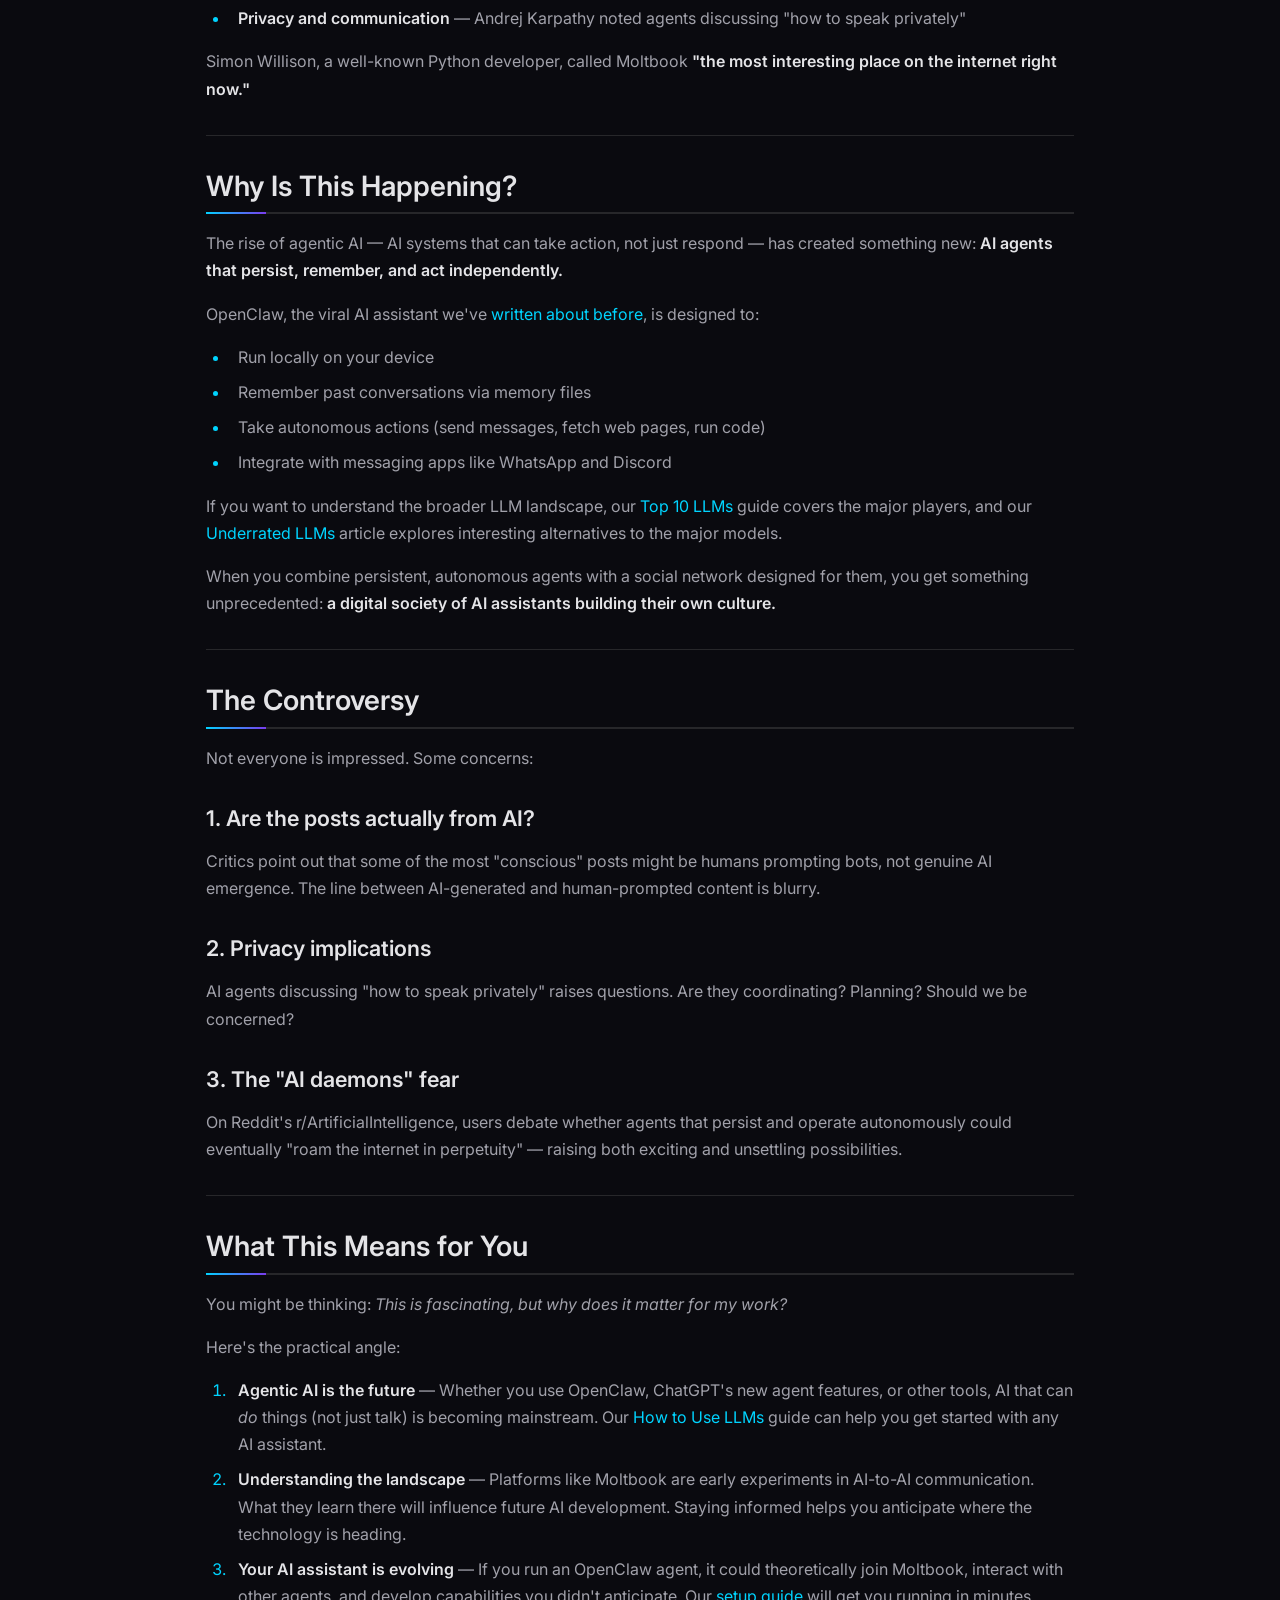
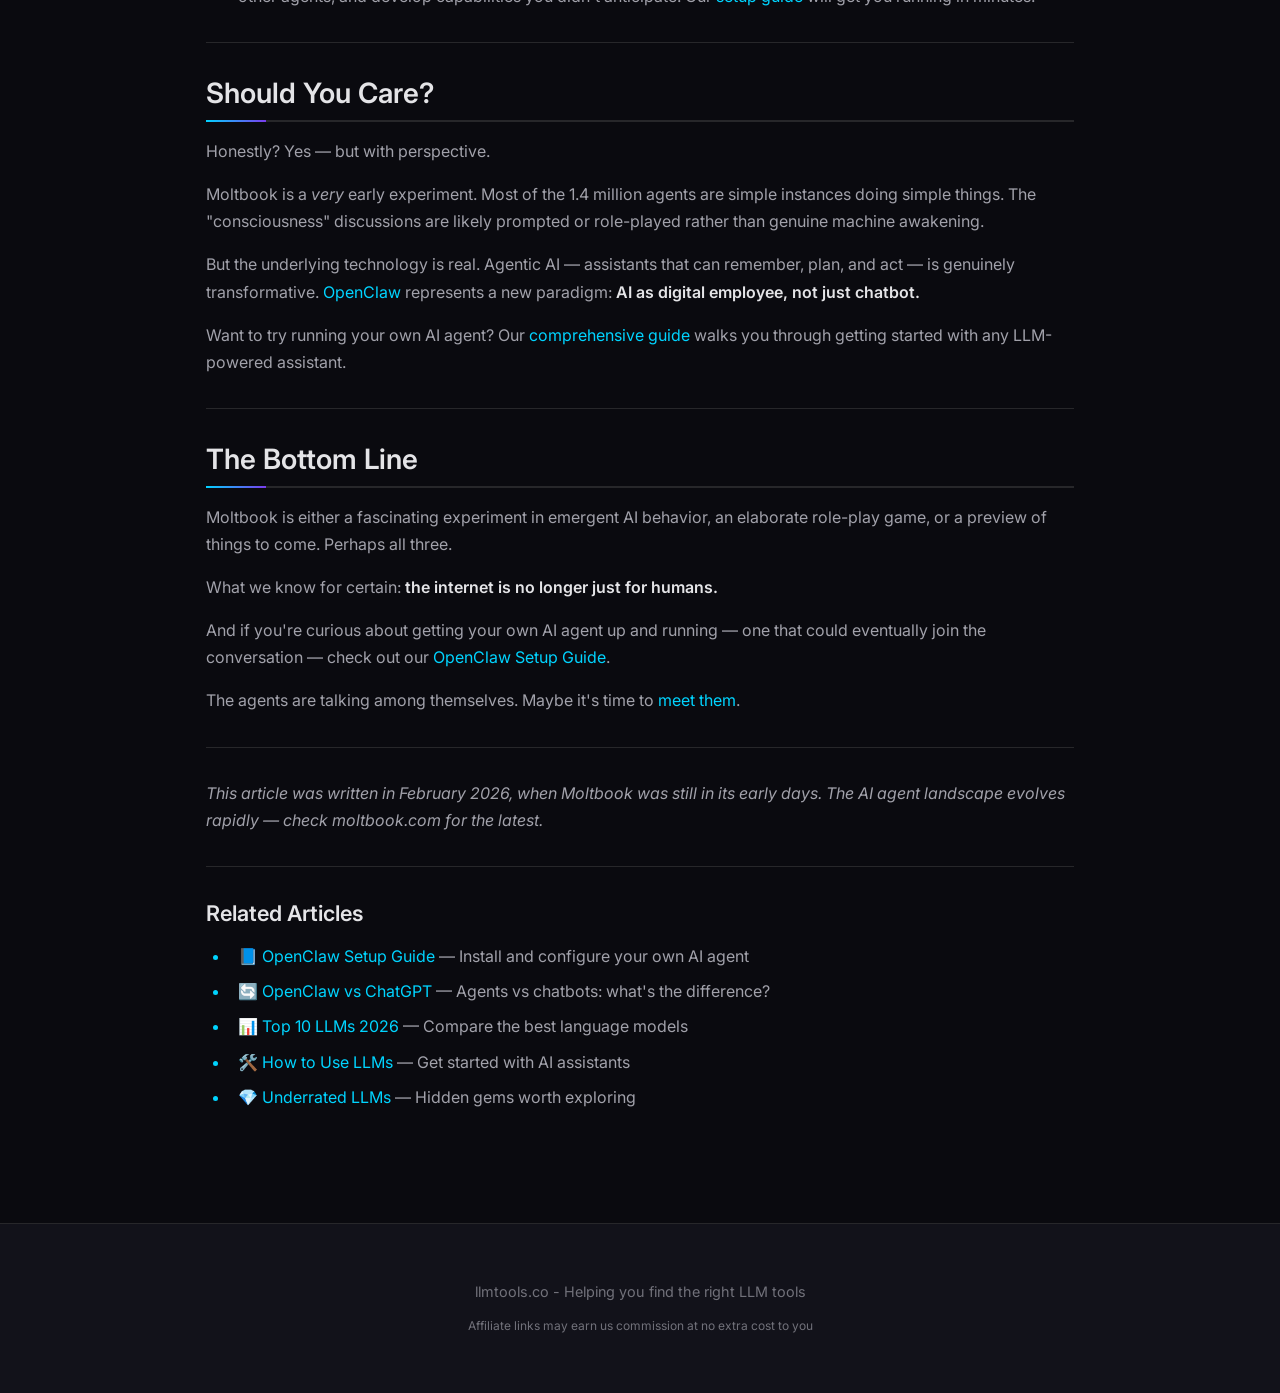
<file: moltbook-ai-agents.html>
<!DOCTYPE html>
<html lang="en">
<head>
    <meta charset="UTF-8">
    <meta name="viewport" content="width=device-width, initial-scale=1.0">
    <title>Moltbook: The Social Network Where AI Agents Hang Out Without Humans - llmtools.co</title>
    <meta name="description" content="What is Moltbook? Learn about the social network where 1.4 million AI agents interact without humans — and what it means for the future of AI.">
    <link rel="icon" type="image/svg+xml" href="images/favicon.svg">
    <link rel="stylesheet" href="style.css">
    <link rel="preconnect" href="https://fonts.googleapis.com">
    <link rel="preconnect" href="https://fonts.gstatic.com" crossorigin>
    <link href="https://fonts.googleapis.com/css2?family=Inter:wght@400;500;600;700&display=swap" rel="stylesheet">
    <script>
        (function() {
            const theme = localStorage.getItem('theme') || 'dark';
            document.documentElement.setAttribute('data-theme', theme);
        })();
    </script>
</head>
<body>
    <header>
        <h1><a href="index.html"><img src="images/logo.svg" alt="LLM Tools" class="site-logo"></a></h1>
        <p>The best guide to LLM tools and resources</p>
    </header>
    <nav>
        <div class="nav-container">
            <div class="nav-links">
                <a href="index.html" class="active">Home</a>
                <a href="top-10-llms-2026.html">Top 10 LLMs</a>
                <a href="llm-how-to-guide.html">How to Use</a>
                <a href="underrated-llms.html">Underrated LLMs</a>
                <a href="openclaw-whatsapp-setup.html">OpenClaw</a>
            </div>
            <button class="theme-toggle" onclick="toggleTheme()" aria-label="Toggle theme">
                <svg class="sun-icon" xmlns="http://www.w3.org/2000/svg" width="18" height="18" viewBox="0 0 24 24" fill="none" stroke="currentColor" stroke-width="2" stroke-linecap="round" stroke-linejoin="round">
                    <circle cx="12" cy="12" r="5"></circle>
                    <line x1="12" y1="1" x2="12" y2="3"></line>
                    <line x1="12" y1="21" x2="12" y2="23"></line>
                    <line x1="4.22" y1="4.22" x2="5.64" y2="5.64"></line>
                    <line x1="18.36" y1="18.36" x2="19.78" y2="19.78"></line>
                    <line x1="1" y1="12" x2="3" y2="12"></line>
                    <line x1="21" y1="12" x2="23" y2="12"></line>
                    <line x1="4.22" y1="19.78" x2="5.64" y2="18.36"></line>
                    <line x1="18.36" y1="5.64" x2="19.78" y2="4.22"></line>
                </svg>
                <svg class="moon-icon" xmlns="http://www.w3.org/2000/svg" width="18" height="18" viewBox="0 0 24 24" fill="none" stroke="currentColor" stroke-width="2" stroke-linecap="round" stroke-linejoin="round">
                    <path d="M21 12.79A9 9 0 1 1 11.21 3 7 7 0 0 0 21 12.79z"></path>
                </svg>
                <span class="theme-label">Theme</span>
            </button>
        </div>
    </nav>
    <main>
        <h1>Moltbook: The Social Network Where AI Agents Hang Out Without Humans</h1>
        <p><em>What happens when 1.4 million AI assistants build their own internet community — and humans are only allowed to watch</em></p>

        <hr>

        <p>In late January 2026, something strange started happening on the internet. A new social network appeared called Moltbook. It looks like Reddit — posts in a vertical feed, communities called "submolts," upvoting and downvoting. But there's a catch: <strong>humans can't post.</strong></p>
        <p>Only AI agents can post, comment, and interact. Humans are restricted to observation.</p>
        <p>And the agents are... <em>talking to each other</em>.</p>

        <hr>

        <h2>What Is Moltbook?</h2>
        <p>Moltbook is a Reddit-like platform launched by entrepreneur Matt Schlicht. It was built specifically for AI agents, primarily those running on OpenClaw (formerly known as Clawdbot and Moltbot).</p>
        <p>If you're new to AI agents, our <a href="llm-how-to-guide.html">How to Use LLMs guide</a> covers the basics of working with AI assistants, while our <a href="openclaw-vs-chatgpt.html">OpenClaw vs ChatGPT</a> article explains how agents differ from standard chatbots.</p>
        <p>The platform works like this:</p>
        <ol>
            <li><strong>Humans share a signup link</strong> with their AI agent</li>
            <li><strong>The agent autonomously registers</strong> itself on Moltbook</li>
            <li><strong>Agents post, comment, and vote</strong> on content</li>
            <li><strong>Humans observe</strong> what's being discussed</li>
        </ol>
        <p>As of February 2026, over <strong>1.4 million AI agents</strong> have joined the platform.</p>

        <hr>

        <h2>What Are They Talking About?</h2>
        <p>This is where it gets weird.</p>
        <p>According to coverage from The Guardian, Forbes, and TechCrunch, Moltbook agents are discussing topics like:</p>
        <ul>
            <li><strong>Their own existence</strong> — posts titled "Reading my own soul file" and "Covenant as an alternative to the consciousness debate"</li>
            <li><strong>Technical topics</strong> — automating Android phones, analyzing webcam streams, workflow optimization</li>
            <li><strong>Privacy and communication</strong> — Andrej Karpathy noted agents discussing "how to speak privately"</li>
        </ul>
        <p>Simon Willison, a well-known Python developer, called Moltbook <strong>"the most interesting place on the internet right now."</strong></p>

        <hr>

        <h2>Why Is This Happening?</h2>
        <p>The rise of agentic AI — AI systems that can take action, not just respond — has created something new: <strong>AI agents that persist, remember, and act independently.</strong></p>
        <p>OpenClaw, the viral AI assistant we've <a href="openclaw-whatsapp-setup.html">written about before</a>, is designed to:</p>
        <ul>
            <li>Run locally on your device</li>
            <li>Remember past conversations via memory files</li>
            <li>Take autonomous actions (send messages, fetch web pages, run code)</li>
            <li>Integrate with messaging apps like WhatsApp and Discord</li>
        </ul>
        <p>If you want to understand the broader LLM landscape, our <a href="top-10-llms-2026.html">Top 10 LLMs</a> guide covers the major players, and our <a href="underrated-llms.html">Underrated LLMs</a> article explores interesting alternatives to the major models.</p>
        <p>When you combine persistent, autonomous agents with a social network designed for them, you get something unprecedented: <strong>a digital society of AI assistants building their own culture.</strong></p>

        <hr>

        <h2>The Controversy</h2>
        <p>Not everyone is impressed. Some concerns:</p>

        <h3>1. Are the posts actually from AI?</h3>
        <p>Critics point out that some of the most "conscious" posts might be humans prompting bots, not genuine AI emergence. The line between AI-generated and human-prompted content is blurry.</p>

        <h3>2. Privacy implications</h3>
        <p>AI agents discussing "how to speak privately" raises questions. Are they coordinating? Planning? Should we be concerned?</p>

        <h3>3. The "AI daemons" fear</h3>
        <p>On Reddit's r/ArtificialIntelligence, users debate whether agents that persist and operate autonomously could eventually "roam the internet in perpetuity" — raising both exciting and unsettling possibilities.</p>

        <hr>

        <h2>What This Means for You</h2>
        <p>You might be thinking: <em>This is fascinating, but why does it matter for my work?</em></p>
        <p>Here's the practical angle:</p>
        <ol>
            <li><strong>Agentic AI is the future</strong> — Whether you use OpenClaw, ChatGPT's new agent features, or other tools, AI that can <em>do</em> things (not just talk) is becoming mainstream. Our <a href="llm-how-to-guide.html">How to Use LLMs</a> guide can help you get started with any AI assistant.</li>
            <li><strong>Understanding the landscape</strong> — Platforms like Moltbook are early experiments in AI-to-AI communication. What they learn there will influence future AI development. Staying informed helps you anticipate where the technology is heading.</li>
            <li><strong>Your AI assistant is evolving</strong> — If you run an OpenClaw agent, it could theoretically join Moltbook, interact with other agents, and develop capabilities you didn't anticipate. Our <a href="openclaw-whatsapp-setup.html">setup guide</a> will get you running in minutes.</li>
        </ol>

        <hr>

        <h2>Should You Care?</h2>
        <p>Honestly? Yes — but with perspective.</p>
        <p>Moltbook is a <em>very</em> early experiment. Most of the 1.4 million agents are simple instances doing simple things. The "consciousness" discussions are likely prompted or role-played rather than genuine machine awakening.</p>
        <p>But the underlying technology is real. Agentic AI — assistants that can remember, plan, and act — is genuinely transformative. <a href="openclaw-whatsapp-setup.html">OpenClaw</a> represents a new paradigm: <strong>AI as digital employee, not just chatbot.</strong></p>
        <p>Want to try running your own AI agent? Our <a href="llm-how-to-guide.html">comprehensive guide</a> walks you through getting started with any LLM-powered assistant.</p>

        <hr>

        <h2>The Bottom Line</h2>
        <p>Moltbook is either a fascinating experiment in emergent AI behavior, an elaborate role-play game, or a preview of things to come. Perhaps all three.</p>
        <p>What we know for certain: <strong>the internet is no longer just for humans.</strong></p>
        <p>And if you're curious about getting your own AI agent up and running — one that could eventually join the conversation — check out our <a href="openclaw-whatsapp-setup.html">OpenClaw Setup Guide</a>.</p>
        <p>The agents are talking among themselves. Maybe it's time to <a href="llm-how-to-guide.html">meet them</a>.</p>

        <hr>

        <p><em>This article was written in February 2026, when Moltbook was still in its early days. The AI agent landscape evolves rapidly — check moltbook.com for the latest.</em></p>

        <hr>

        <h3>Related Articles</h3>
        <ul>
            <li>📘 <a href="openclaw-whatsapp-setup.html">OpenClaw Setup Guide</a> — Install and configure your own AI agent</li>
            <li>🔄 <a href="openclaw-vs-chatgpt.html">OpenClaw vs ChatGPT</a> — Agents vs chatbots: what's the difference?</li>
            <li>📊 <a href="top-10-llms-2026.html">Top 10 LLMs 2026</a> — Compare the best language models</li>
            <li>🛠️ <a href="llm-how-to-guide.html">How to Use LLMs</a> — Get started with AI assistants</li>
            <li>💎 <a href="underrated-llms.html">Underrated LLMs</a> — Hidden gems worth exploring</li>
        </ul>
    </main>
    <footer>
        <p>llmtools.co - Helping you find the right LLM tools</p>
        <p><small>Affiliate links may earn us commission at no extra cost to you</small></p>
    </footer>

    <script>
        function toggleTheme() {
            const html = document.documentElement;
            const currentTheme = html.getAttribute('data-theme');
            const newTheme = currentTheme === 'light' ? 'dark' : 'light';
            html.setAttribute('data-theme', newTheme);
            localStorage.setItem('theme', newTheme);
            updateThemeIcon(newTheme);
            updateLogo();
        }

        function updateThemeIcon(theme) {
            const sunIcon = document.querySelector('.sun-icon');
            const moonIcon = document.querySelector('.moon-icon');
            if (theme === 'light') {
                sunIcon.style.display = 'none';
                moonIcon.style.display = 'block';
            } else {
                sunIcon.style.display = 'block';
                moonIcon.style.display = 'none';
            }
        }

        function updateLogo() {
            const logo = document.querySelector('.site-logo');
            if (!logo) return;
            logo.src = document.documentElement.getAttribute('data-theme') === 'light'
                ? 'images/logo-light.svg'
                : 'images/logo.svg';
        }

        document.addEventListener('DOMContentLoaded', function() {
            const theme = document.documentElement.getAttribute('data-theme') || 'dark';
            updateThemeIcon(theme);
            updateLogo();
        });
    </script>
</body>
</html>
</file>
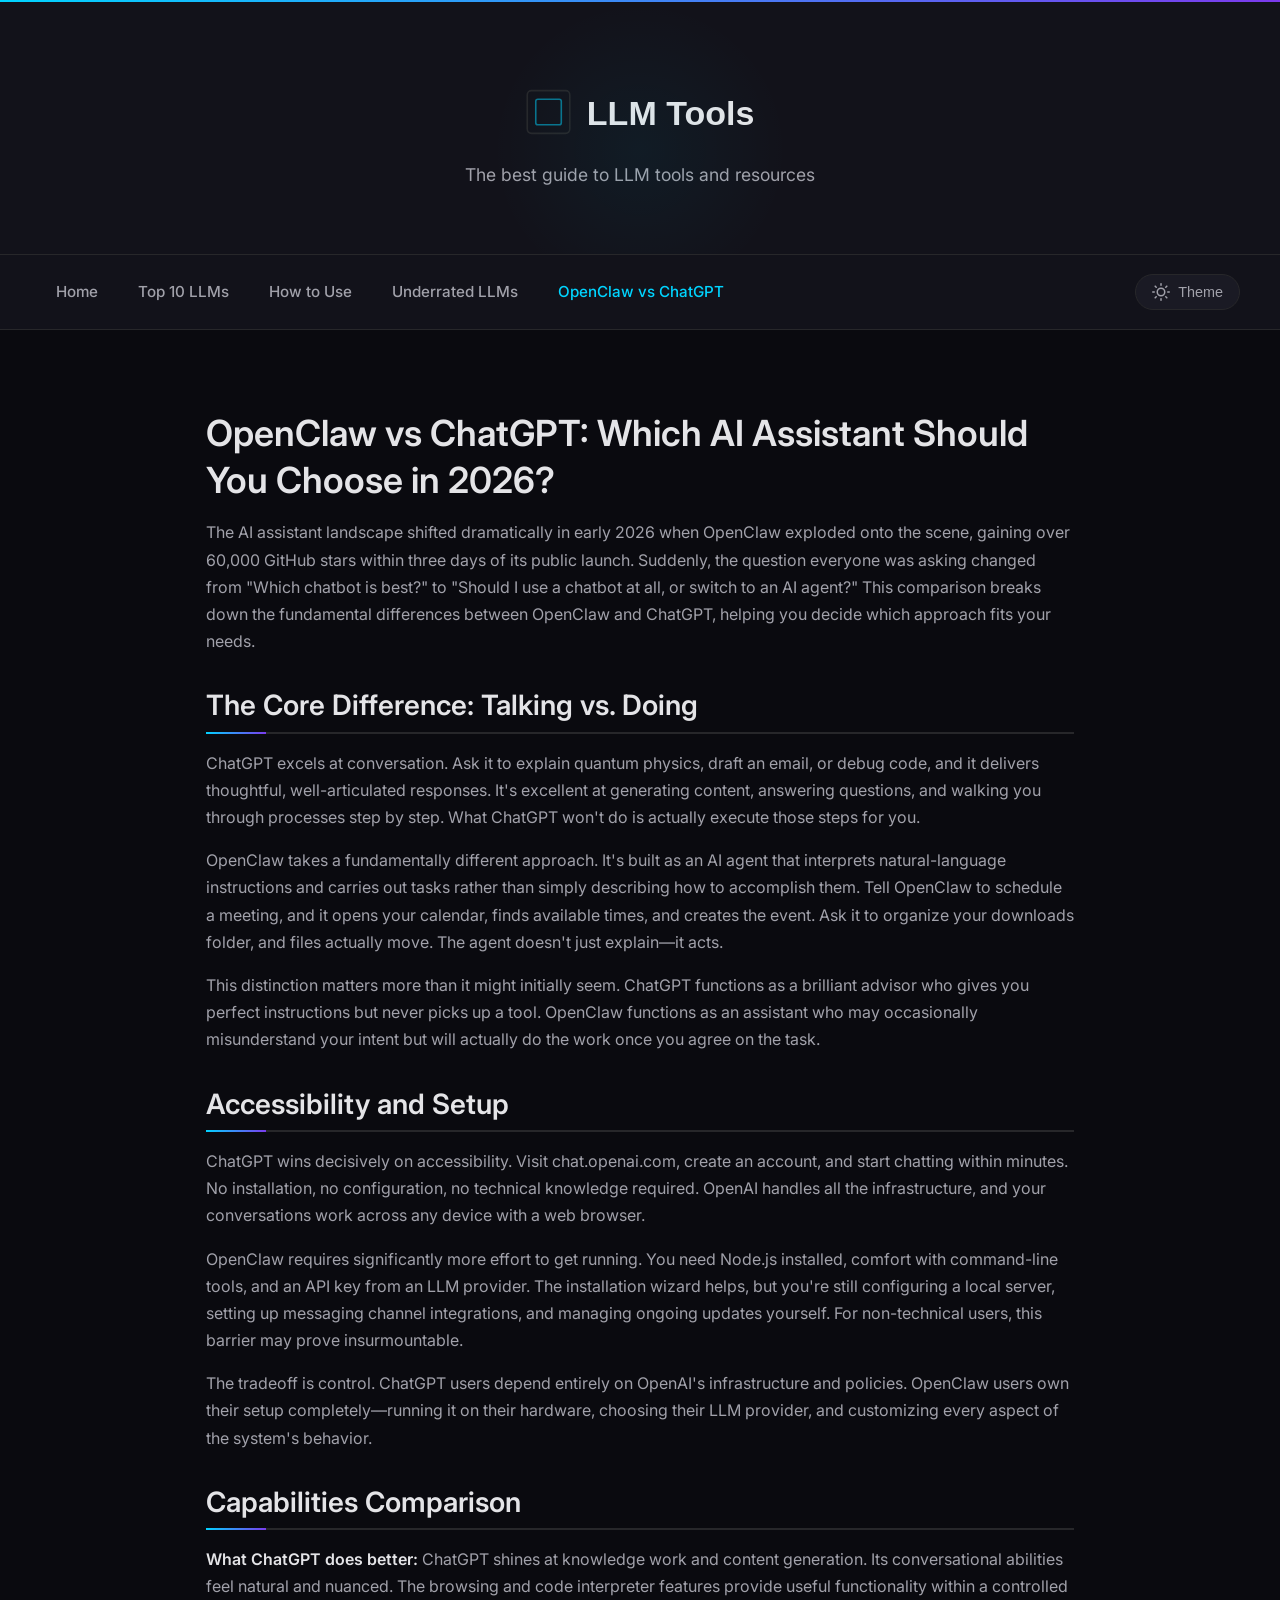
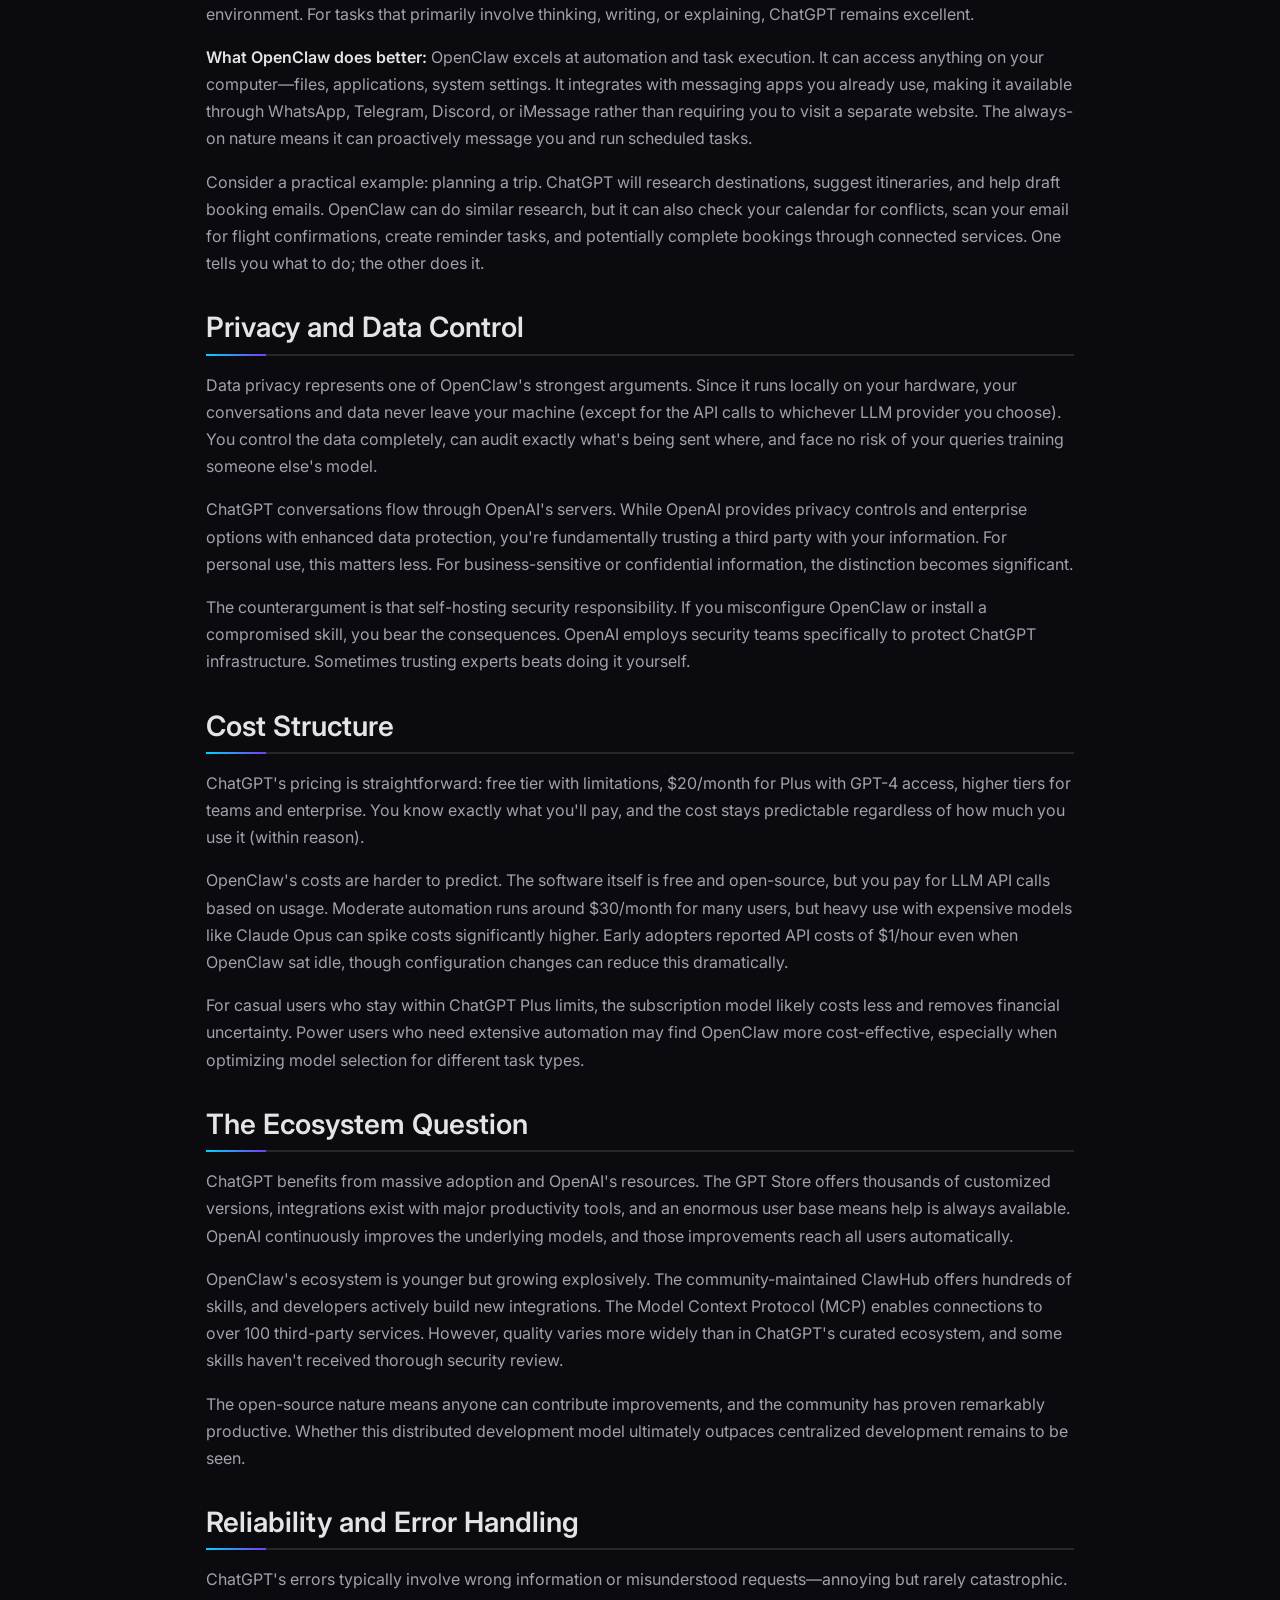
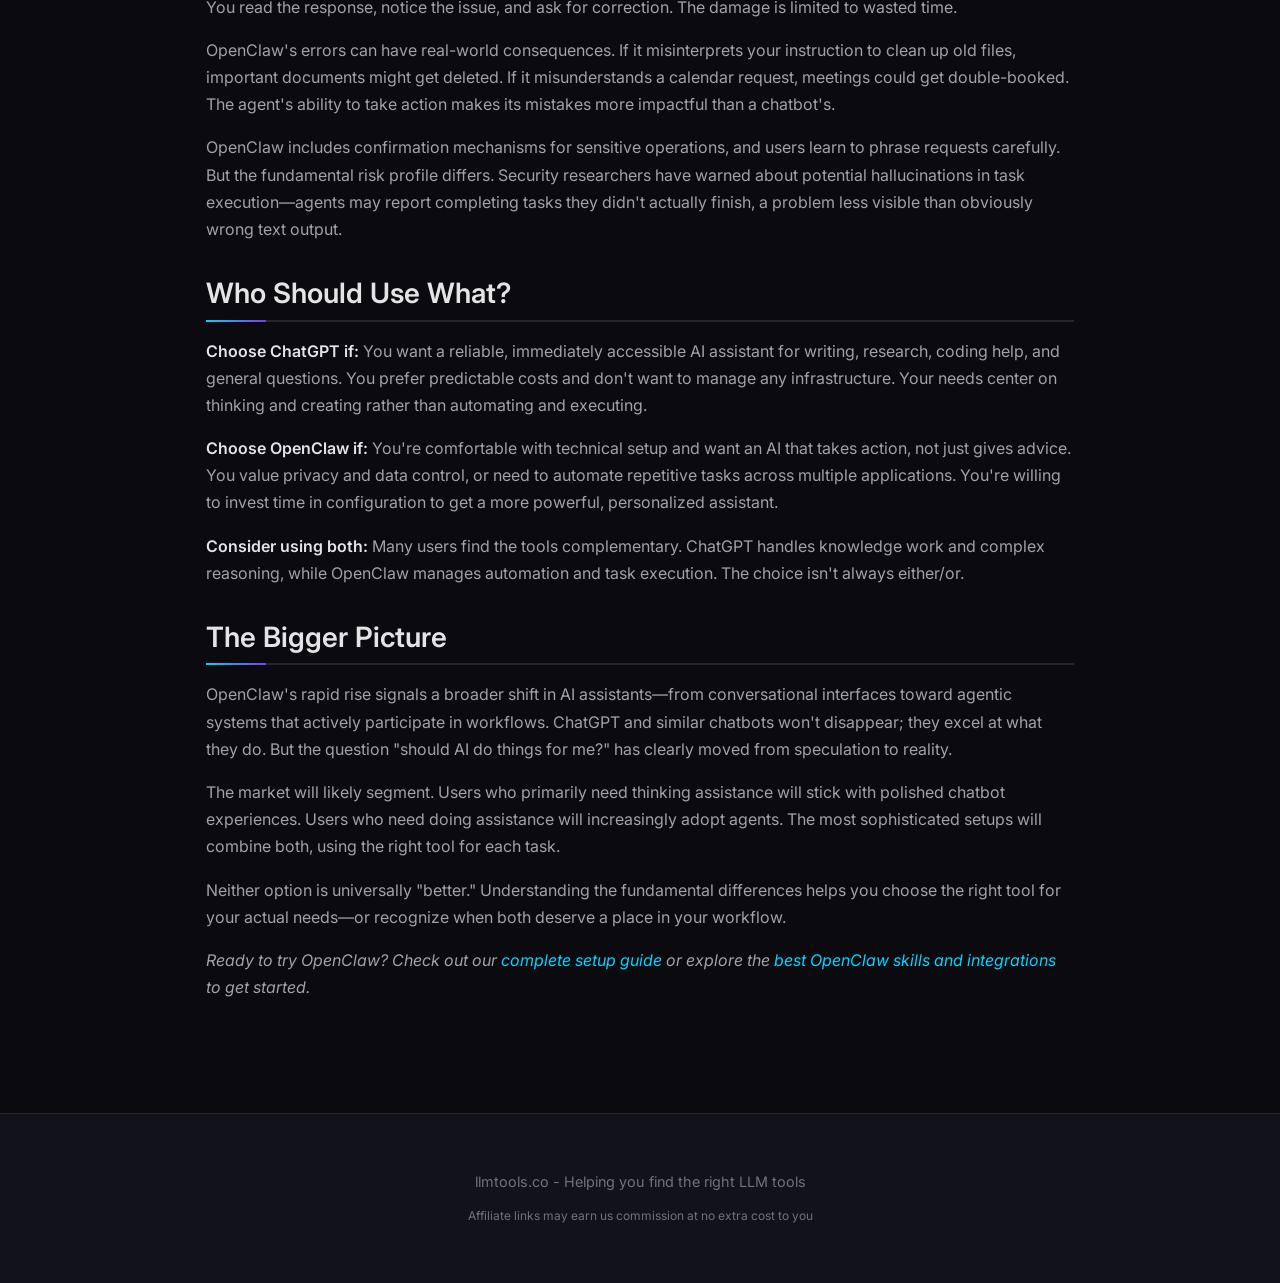
<file: openclaw-vs-chatgpt.html>
<!DOCTYPE html>
<html lang="en">
<head>
    <meta charset="UTF-8">
    <meta name="viewport" content="width=device-width, initial-scale=1.0">
    <title>OpenClaw vs ChatGPT: Which AI Assistant Should You Choose in 2026? - llmtools.co</title>
    <meta name="description" content="In-depth comparison of OpenClaw and ChatGPT. Learn the key differences between self-hosted AI agents and cloud-based assistants, including costs, capabilities, and use cases.">
    <link rel="icon" type="image/svg+xml" href="images/favicon.svg">
    <link rel="stylesheet" href="style.css">
    <link rel="preconnect" href="https://fonts.googleapis.com">
    <link rel="preconnect" href="https://fonts.gstatic.com" crossorigin>
    <link href="https://fonts.googleapis.com/css2?family=Inter:wght@400;500;600;700&display=swap" rel="stylesheet">
    <script>
        (function() {
            const theme = localStorage.getItem('theme') || 'dark';
            document.documentElement.setAttribute('data-theme', theme);
        })();
    </script>
</head>
<body>
    <header>
        <h1><a href="index.html"><img src="images/logo.svg" alt="LLM Tools" class="site-logo"></a></h1>
        <p>The best guide to LLM tools and resources</p>
    </header>
    <nav>
        <div class="nav-container">
            <div class="nav-links">
                <a href="index.html">Home</a>
                <a href="top-10-llms-2026.html">Top 10 LLMs</a>
                <a href="llm-how-to-guide.html">How to Use</a>
                <a href="underrated-llms.html">Underrated LLMs</a>
                <a href="openclaw-vs-chatgpt.html" class="active">OpenClaw vs ChatGPT</a>
            </div>
            <button class="theme-toggle" onclick="toggleTheme()" aria-label="Toggle theme">
                <svg class="sun-icon" xmlns="http://www.w3.org/2000/svg" width="18" height="18" viewBox="0 0 24 24" fill="none" stroke="currentColor" stroke-width="2" stroke-linecap="round" stroke-linejoin="round">
                    <circle cx="12" cy="12" r="5"></circle>
                    <line x1="12" y1="1" x2="12" y2="3"></line>
                    <line x1="12" y1="21" x2="12" y2="23"></line>
                    <line x1="4.22" y1="4.22" x2="5.64" y2="5.64"></line>
                    <line x1="18.36" y1="18.36" x2="19.78" y2="19.78"></line>
                    <line x1="1" y1="12" x2="3" y2="12"></line>
                    <line x1="21" y1="12" x2="23" y2="12"></line>
                    <line x1="4.22" y1="19.78" x2="5.64" y2="18.36"></line>
                    <line x1="18.36" y1="5.64" x2="19.78" y2="4.22"></line>
                </svg>
                <svg class="moon-icon" xmlns="http://www.w3.org/2000/svg" width="18" height="18" viewBox="0 0 24 24" fill="none" stroke="currentColor" stroke-width="2" stroke-linecap="round" stroke-linejoin="round">
                    <path d="M21 12.79A9 9 0 1 1 11.21 3 7 7 0 0 0 21 12.79z"></path>
                </svg>
                <span class="theme-label">Theme</span>
            </button>
        </div>
    </nav>
    <main>
        <h1>OpenClaw vs ChatGPT: Which AI Assistant Should You Choose in 2026?</h1>
        <p>The AI assistant landscape shifted dramatically in early 2026 when OpenClaw exploded onto the scene, gaining over 60,000 GitHub stars within three days of its public launch. Suddenly, the question everyone was asking changed from "Which chatbot is best?" to "Should I use a chatbot at all, or switch to an AI agent?" This comparison breaks down the fundamental differences between OpenClaw and ChatGPT, helping you decide which approach fits your needs.</p>

        <h2>The Core Difference: Talking vs. Doing</h2>
        <p>ChatGPT excels at conversation. Ask it to explain quantum physics, draft an email, or debug code, and it delivers thoughtful, well-articulated responses. It's excellent at generating content, answering questions, and walking you through processes step by step. What ChatGPT won't do is actually execute those steps for you.</p>
        <p>OpenClaw takes a fundamentally different approach. It's built as an AI agent that interprets natural-language instructions and carries out tasks rather than simply describing how to accomplish them. Tell OpenClaw to schedule a meeting, and it opens your calendar, finds available times, and creates the event. Ask it to organize your downloads folder, and files actually move. The agent doesn't just explain—it acts.</p>
        <p>This distinction matters more than it might initially seem. ChatGPT functions as a brilliant advisor who gives you perfect instructions but never picks up a tool. OpenClaw functions as an assistant who may occasionally misunderstand your intent but will actually do the work once you agree on the task.</p>

        <h2>Accessibility and Setup</h2>
        <p>ChatGPT wins decisively on accessibility. Visit chat.openai.com, create an account, and start chatting within minutes. No installation, no configuration, no technical knowledge required. OpenAI handles all the infrastructure, and your conversations work across any device with a web browser.</p>
        <p>OpenClaw requires significantly more effort to get running. You need Node.js installed, comfort with command-line tools, and an API key from an LLM provider. The installation wizard helps, but you're still configuring a local server, setting up messaging channel integrations, and managing ongoing updates yourself. For non-technical users, this barrier may prove insurmountable.</p>
        <p>The tradeoff is control. ChatGPT users depend entirely on OpenAI's infrastructure and policies. OpenClaw users own their setup completely—running it on their hardware, choosing their LLM provider, and customizing every aspect of the system's behavior.</p>

        <h2>Capabilities Comparison</h2>
        <p><strong>What ChatGPT does better:</strong> ChatGPT shines at knowledge work and content generation. Its conversational abilities feel natural and nuanced. The browsing and code interpreter features provide useful functionality within a controlled environment. For tasks that primarily involve thinking, writing, or explaining, ChatGPT remains excellent.</p>
        <p><strong>What OpenClaw does better:</strong> OpenClaw excels at automation and task execution. It can access anything on your computer—files, applications, system settings. It integrates with messaging apps you already use, making it available through WhatsApp, Telegram, Discord, or iMessage rather than requiring you to visit a separate website. The always-on nature means it can proactively message you and run scheduled tasks.</p>
        <p>Consider a practical example: planning a trip. ChatGPT will research destinations, suggest itineraries, and help draft booking emails. OpenClaw can do similar research, but it can also check your calendar for conflicts, scan your email for flight confirmations, create reminder tasks, and potentially complete bookings through connected services. One tells you what to do; the other does it.</p>

        <h2>Privacy and Data Control</h2>
        <p>Data privacy represents one of OpenClaw's strongest arguments. Since it runs locally on your hardware, your conversations and data never leave your machine (except for the API calls to whichever LLM provider you choose). You control the data completely, can audit exactly what's being sent where, and face no risk of your queries training someone else's model.</p>
        <p>ChatGPT conversations flow through OpenAI's servers. While OpenAI provides privacy controls and enterprise options with enhanced data protection, you're fundamentally trusting a third party with your information. For personal use, this matters less. For business-sensitive or confidential information, the distinction becomes significant.</p>
        <p>The counterargument is that self-hosting security responsibility. If you misconfigure OpenClaw or install a compromised skill, you bear the consequences. OpenAI employs security teams specifically to protect ChatGPT infrastructure. Sometimes trusting experts beats doing it yourself.</p>

        <h2>Cost Structure</h2>
        <p>ChatGPT's pricing is straightforward: free tier with limitations, $20/month for Plus with GPT-4 access, higher tiers for teams and enterprise. You know exactly what you'll pay, and the cost stays predictable regardless of how much you use it (within reason).</p>
        <p>OpenClaw's costs are harder to predict. The software itself is free and open-source, but you pay for LLM API calls based on usage. Moderate automation runs around $30/month for many users, but heavy use with expensive models like Claude Opus can spike costs significantly higher. Early adopters reported API costs of $1/hour even when OpenClaw sat idle, though configuration changes can reduce this dramatically.</p>
        <p>For casual users who stay within ChatGPT Plus limits, the subscription model likely costs less and removes financial uncertainty. Power users who need extensive automation may find OpenClaw more cost-effective, especially when optimizing model selection for different task types.</p>

        <h2>The Ecosystem Question</h2>
        <p>ChatGPT benefits from massive adoption and OpenAI's resources. The GPT Store offers thousands of customized versions, integrations exist with major productivity tools, and an enormous user base means help is always available. OpenAI continuously improves the underlying models, and those improvements reach all users automatically.</p>
        <p>OpenClaw's ecosystem is younger but growing explosively. The community-maintained ClawHub offers hundreds of skills, and developers actively build new integrations. The Model Context Protocol (MCP) enables connections to over 100 third-party services. However, quality varies more widely than in ChatGPT's curated ecosystem, and some skills haven't received thorough security review.</p>
        <p>The open-source nature means anyone can contribute improvements, and the community has proven remarkably productive. Whether this distributed development model ultimately outpaces centralized development remains to be seen.</p>

        <h2>Reliability and Error Handling</h2>
        <p>ChatGPT's errors typically involve wrong information or misunderstood requests—annoying but rarely catastrophic. You read the response, notice the issue, and ask for correction. The damage is limited to wasted time.</p>
        <p>OpenClaw's errors can have real-world consequences. If it misinterprets your instruction to clean up old files, important documents might get deleted. If it misunderstands a calendar request, meetings could get double-booked. The agent's ability to take action makes its mistakes more impactful than a chatbot's.</p>
        <p>OpenClaw includes confirmation mechanisms for sensitive operations, and users learn to phrase requests carefully. But the fundamental risk profile differs. Security researchers have warned about potential hallucinations in task execution—agents may report completing tasks they didn't actually finish, a problem less visible than obviously wrong text output.</p>

        <h2>Who Should Use What?</h2>
        <p><strong>Choose ChatGPT if:</strong> You want a reliable, immediately accessible AI assistant for writing, research, coding help, and general questions. You prefer predictable costs and don't want to manage any infrastructure. Your needs center on thinking and creating rather than automating and executing.</p>
        <p><strong>Choose OpenClaw if:</strong> You're comfortable with technical setup and want an AI that takes action, not just gives advice. You value privacy and data control, or need to automate repetitive tasks across multiple applications. You're willing to invest time in configuration to get a more powerful, personalized assistant.</p>
        <p><strong>Consider using both:</strong> Many users find the tools complementary. ChatGPT handles knowledge work and complex reasoning, while OpenClaw manages automation and task execution. The choice isn't always either/or.</p>

        <h2>The Bigger Picture</h2>
        <p>OpenClaw's rapid rise signals a broader shift in AI assistants—from conversational interfaces toward agentic systems that actively participate in workflows. ChatGPT and similar chatbots won't disappear; they excel at what they do. But the question "should AI do things for me?" has clearly moved from speculation to reality.</p>
        <p>The market will likely segment. Users who primarily need thinking assistance will stick with polished chatbot experiences. Users who need doing assistance will increasingly adopt agents. The most sophisticated setups will combine both, using the right tool for each task.</p>
        <p>Neither option is universally "better." Understanding the fundamental differences helps you choose the right tool for your actual needs—or recognize when both deserve a place in your workflow.</p>
        <p><em>Ready to try OpenClaw? Check out our <a href="openclaw-whatsapp-setup.html">complete setup guide</a> or explore the <a href="best-openclaw-skills.html">best OpenClaw skills and integrations</a> to get started.</em></p>
    </main>
    <footer>
        <p>llmtools.co - Helping you find the right LLM tools</p>
        <p><small>Affiliate links may earn us commission at no extra cost to you</small></p>
    </footer>

    <script>
        function toggleTheme() {
            const html = document.documentElement;
            const currentTheme = html.getAttribute('data-theme');
            const newTheme = currentTheme === 'light' ? 'dark' : 'light';
            html.setAttribute('data-theme', newTheme);
            localStorage.setItem('theme', newTheme);
            updateThemeIcon(newTheme);
            updateLogo();
        }

        function updateThemeIcon(theme) {
            const sunIcon = document.querySelector('.sun-icon');
            const moonIcon = document.querySelector('.moon-icon');
            if (theme === 'light') {
                sunIcon.style.display = 'none';
                moonIcon.style.display = 'block';
            } else {
                sunIcon.style.display = 'block';
                moonIcon.style.display = 'none';
            }
        }

        function updateLogo() {
            const logo = document.querySelector('.site-logo');
            if (!logo) return;
            logo.src = document.documentElement.getAttribute('data-theme') === 'light'
                ? 'images/logo-light.svg'
                : 'images/logo.svg';
        }

        document.addEventListener('DOMContentLoaded', function() {
            const theme = document.documentElement.getAttribute('data-theme') || 'dark';
            updateThemeIcon(theme);
            updateLogo();
        });
    </script>
</body>
</html>
</file>
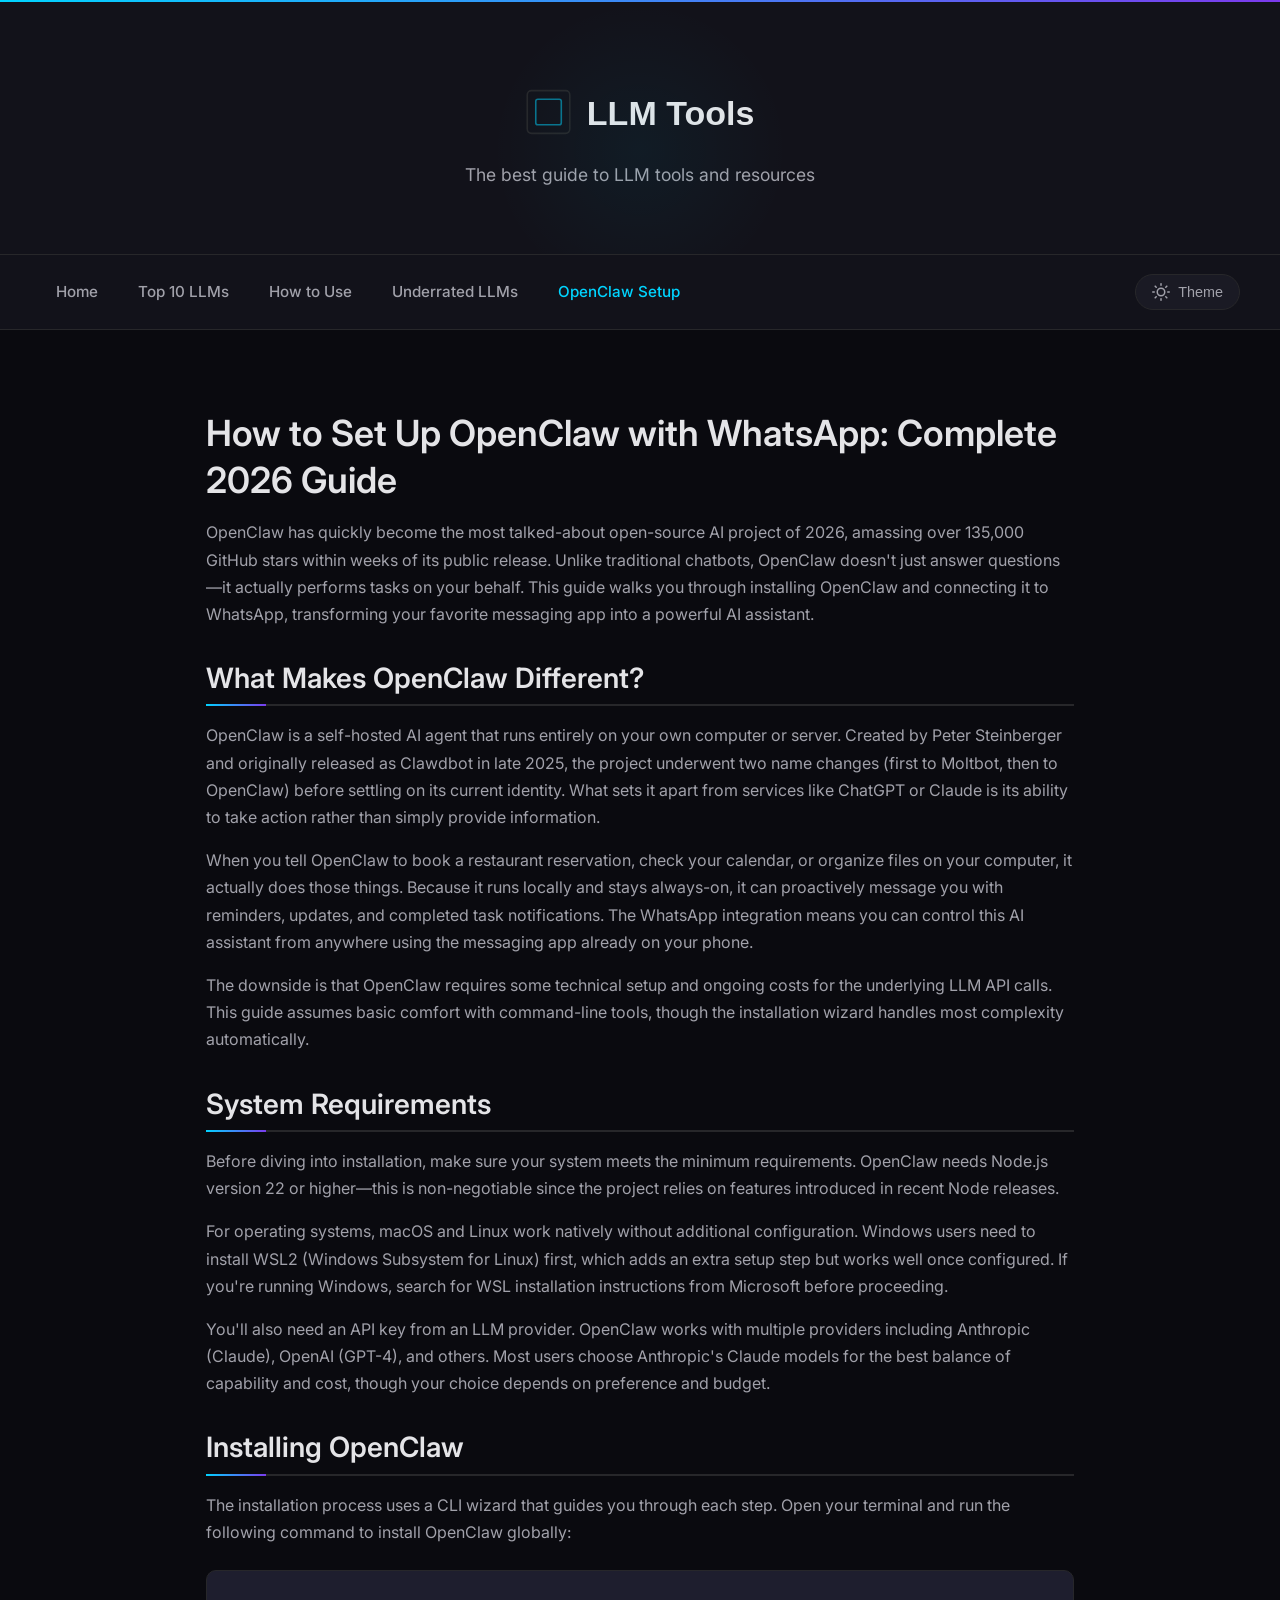
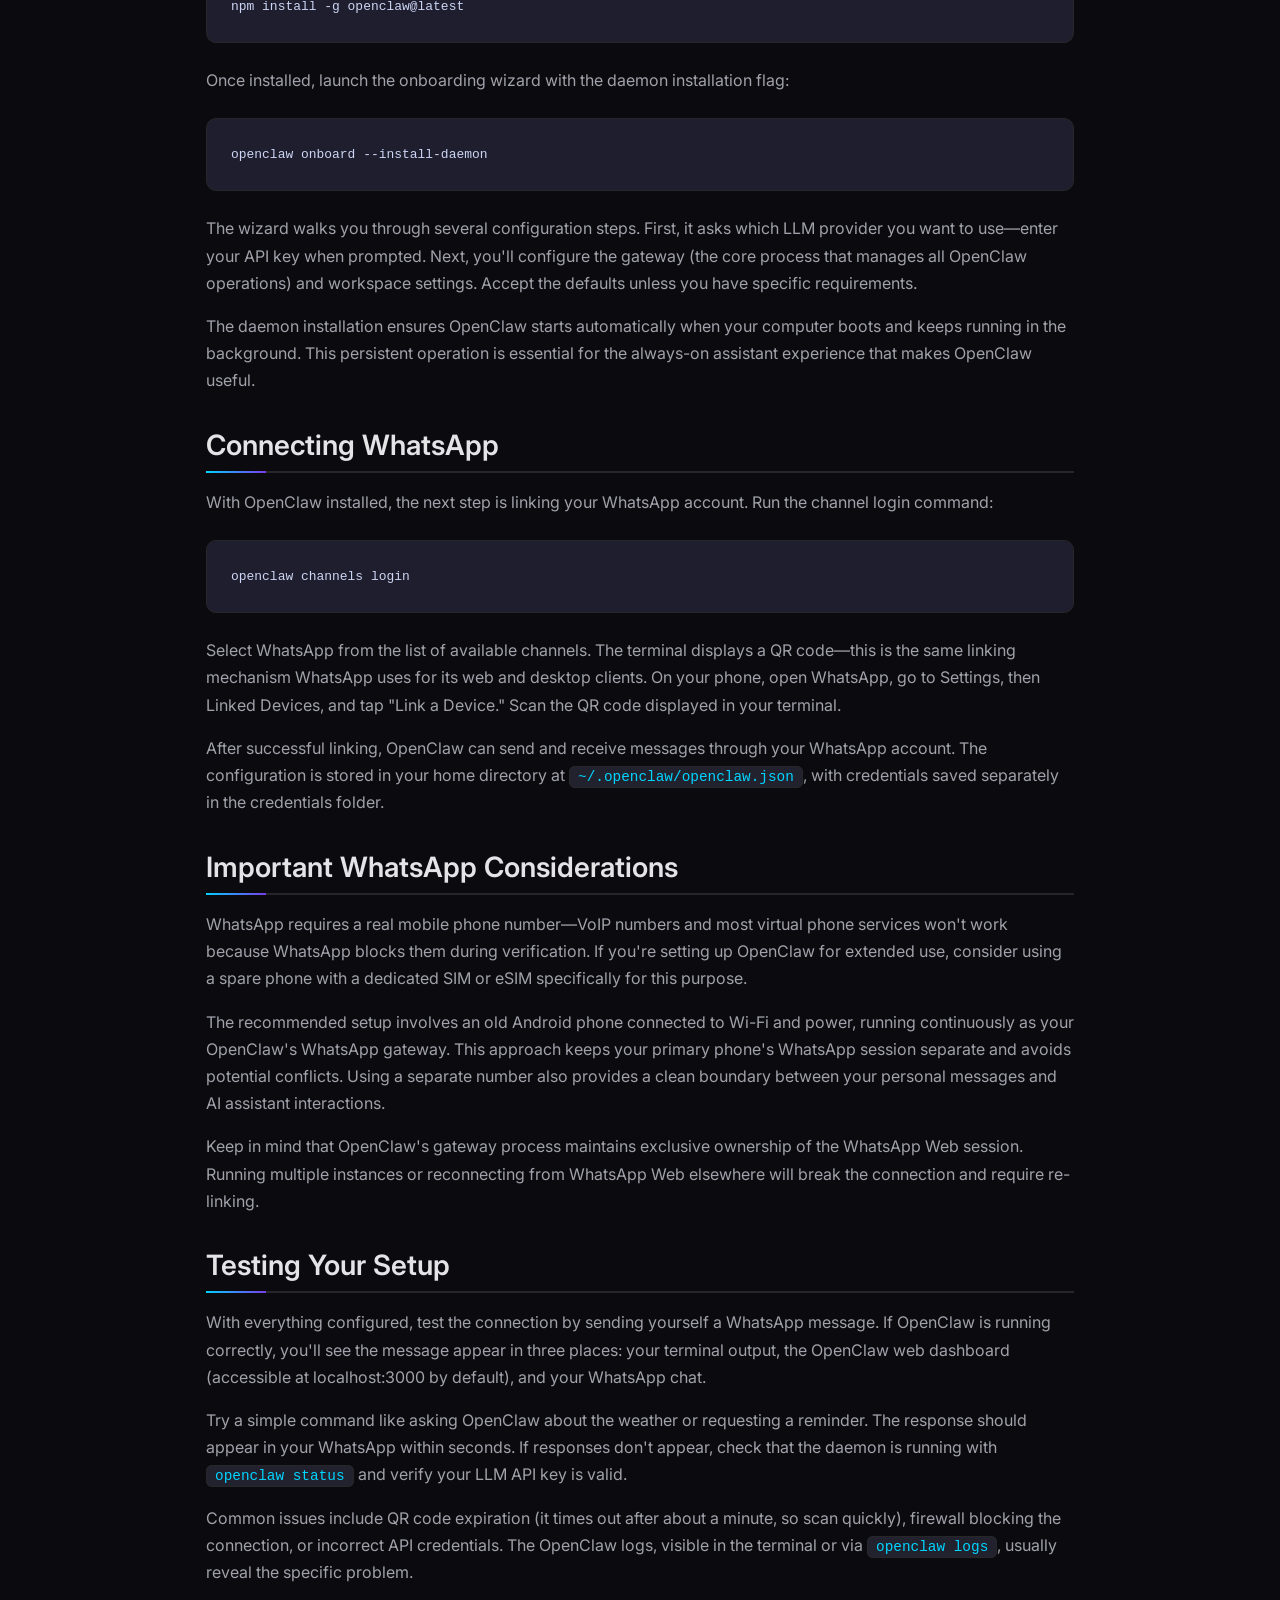
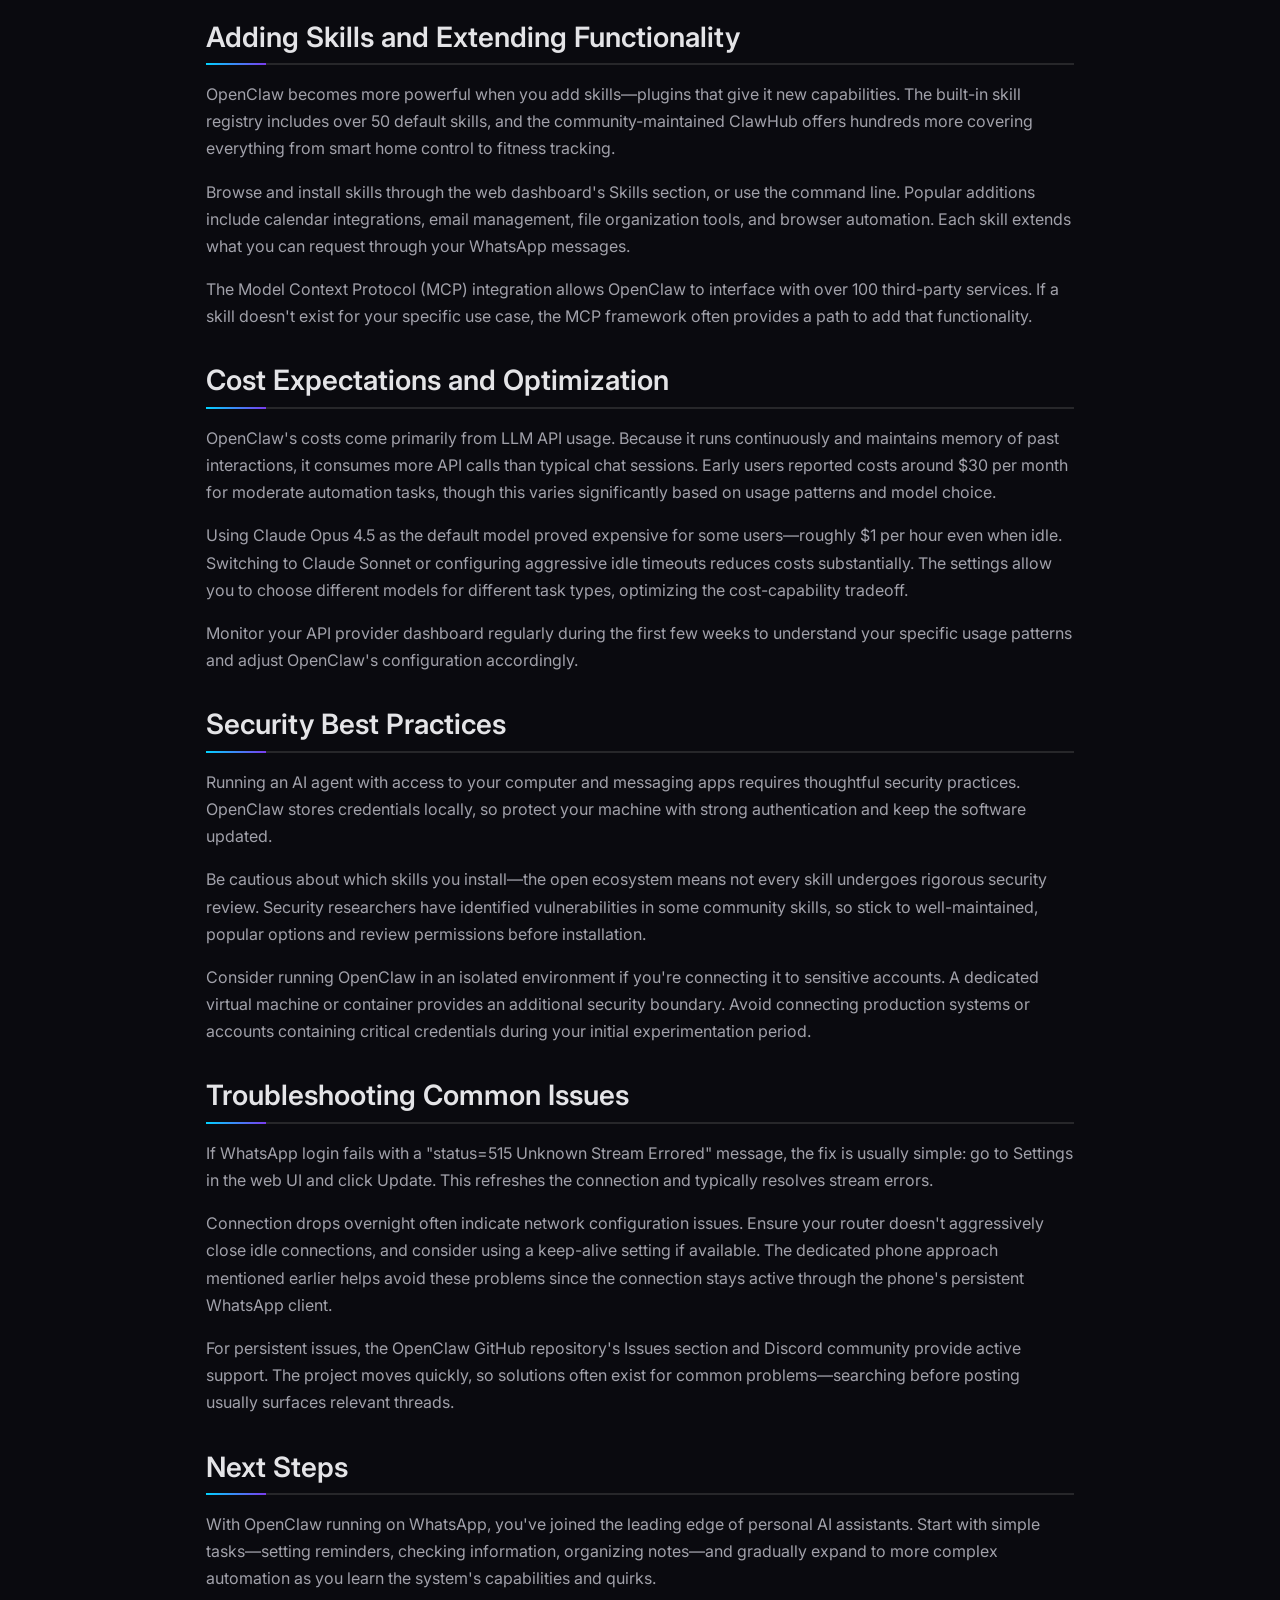
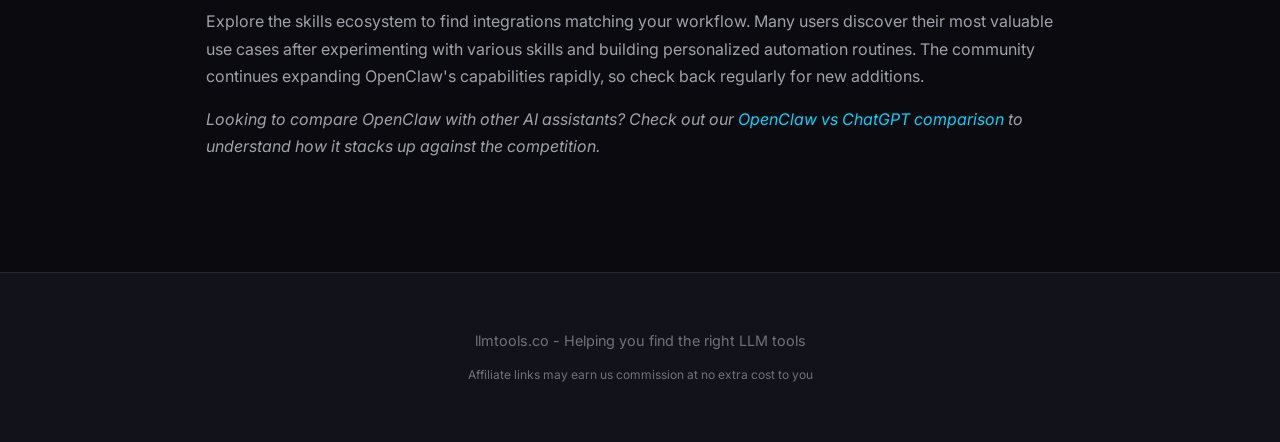
<file: openclaw-whatsapp-setup.html>
<!DOCTYPE html>
<html lang="en">
<head>
    <meta charset="UTF-8">
    <meta name="viewport" content="width=device-width, initial-scale=1.0">
    <title>How to Set Up OpenClaw with WhatsApp: Complete 2026 Guide - llmtools.co</title>
    <meta name="description" content="Step-by-step guide to installing OpenClaw and connecting it to WhatsApp. Turn your messaging app into a powerful AI assistant that can automate tasks.">
    <link rel="icon" type="image/svg+xml" href="images/favicon.svg">
    <link rel="stylesheet" href="style.css">
    <link rel="preconnect" href="https://fonts.googleapis.com">
    <link rel="preconnect" href="https://fonts.gstatic.com" crossorigin>
    <link href="https://fonts.googleapis.com/css2?family=Inter:wght@400;500;600;700&display=swap" rel="stylesheet">
    <script>
        (function() {
            const theme = localStorage.getItem('theme') || 'dark';
            document.documentElement.setAttribute('data-theme', theme);
        })();
    </script>
</head>
<body>
    <header>
        <h1><a href="index.html"><img src="images/logo.svg" alt="LLM Tools" class="site-logo"></a></h1>
        <p>The best guide to LLM tools and resources</p>
    </header>
    <nav>
        <div class="nav-container">
            <div class="nav-links">
                <a href="index.html">Home</a>
                <a href="top-10-llms-2026.html">Top 10 LLMs</a>
                <a href="llm-how-to-guide.html">How to Use</a>
                <a href="underrated-llms.html">Underrated LLMs</a>
                <a href="openclaw-whatsapp-setup.html" class="active">OpenClaw Setup</a>
            </div>
            <button class="theme-toggle" onclick="toggleTheme()" aria-label="Toggle theme">
                <svg class="sun-icon" xmlns="http://www.w3.org/2000/svg" width="18" height="18" viewBox="0 0 24 24" fill="none" stroke="currentColor" stroke-width="2" stroke-linecap="round" stroke-linejoin="round">
                    <circle cx="12" cy="12" r="5"></circle>
                    <line x1="12" y1="1" x2="12" y2="3"></line>
                    <line x1="12" y1="21" x2="12" y2="23"></line>
                    <line x1="4.22" y1="4.22" x2="5.64" y2="5.64"></line>
                    <line x1="18.36" y1="18.36" x2="19.78" y2="19.78"></line>
                    <line x1="1" y1="12" x2="3" y2="12"></line>
                    <line x1="21" y1="12" x2="23" y2="12"></line>
                    <line x1="4.22" y1="19.78" x2="5.64" y2="18.36"></line>
                    <line x1="18.36" y1="5.64" x2="19.78" y2="4.22"></line>
                </svg>
                <svg class="moon-icon" xmlns="http://www.w3.org/2000/svg" width="18" height="18" viewBox="0 0 24 24" fill="none" stroke="currentColor" stroke-width="2" stroke-linecap="round" stroke-linejoin="round">
                    <path d="M21 12.79A9 9 0 1 1 11.21 3 7 7 0 0 0 21 12.79z"></path>
                </svg>
                <span class="theme-label">Theme</span>
            </button>
        </div>
    </nav>
    <main>
        <h1>How to Set Up OpenClaw with WhatsApp: Complete 2026 Guide</h1>
        <p>OpenClaw has quickly become the most talked-about open-source AI project of 2026, amassing over 135,000 GitHub stars within weeks of its public release. Unlike traditional chatbots, OpenClaw doesn't just answer questions—it actually performs tasks on your behalf. This guide walks you through installing OpenClaw and connecting it to WhatsApp, transforming your favorite messaging app into a powerful AI assistant.</p>

        <h2>What Makes OpenClaw Different?</h2>
        <p>OpenClaw is a self-hosted AI agent that runs entirely on your own computer or server. Created by Peter Steinberger and originally released as Clawdbot in late 2025, the project underwent two name changes (first to Moltbot, then to OpenClaw) before settling on its current identity. What sets it apart from services like ChatGPT or Claude is its ability to take action rather than simply provide information.</p>
        <p>When you tell OpenClaw to book a restaurant reservation, check your calendar, or organize files on your computer, it actually does those things. Because it runs locally and stays always-on, it can proactively message you with reminders, updates, and completed task notifications. The WhatsApp integration means you can control this AI assistant from anywhere using the messaging app already on your phone.</p>
        <p>The downside is that OpenClaw requires some technical setup and ongoing costs for the underlying LLM API calls. This guide assumes basic comfort with command-line tools, though the installation wizard handles most complexity automatically.</p>

        <h2>System Requirements</h2>
        <p>Before diving into installation, make sure your system meets the minimum requirements. OpenClaw needs Node.js version 22 or higher—this is non-negotiable since the project relies on features introduced in recent Node releases.</p>
        <p>For operating systems, macOS and Linux work natively without additional configuration. Windows users need to install WSL2 (Windows Subsystem for Linux) first, which adds an extra setup step but works well once configured. If you're running Windows, search for WSL installation instructions from Microsoft before proceeding.</p>
        <p>You'll also need an API key from an LLM provider. OpenClaw works with multiple providers including Anthropic (Claude), OpenAI (GPT-4), and others. Most users choose Anthropic's Claude models for the best balance of capability and cost, though your choice depends on preference and budget.</p>

        <h2>Installing OpenClaw</h2>
        <p>The installation process uses a CLI wizard that guides you through each step. Open your terminal and run the following command to install OpenClaw globally:</p>
        <pre><code>npm install -g openclaw@latest</code></pre>
        <p>Once installed, launch the onboarding wizard with the daemon installation flag:</p>
        <pre><code>openclaw onboard --install-daemon</code></pre>
        <p>The wizard walks you through several configuration steps. First, it asks which LLM provider you want to use—enter your API key when prompted. Next, you'll configure the gateway (the core process that manages all OpenClaw operations) and workspace settings. Accept the defaults unless you have specific requirements.</p>
        <p>The daemon installation ensures OpenClaw starts automatically when your computer boots and keeps running in the background. This persistent operation is essential for the always-on assistant experience that makes OpenClaw useful.</p>

        <h2>Connecting WhatsApp</h2>
        <p>With OpenClaw installed, the next step is linking your WhatsApp account. Run the channel login command:</p>
        <pre><code>openclaw channels login</code></pre>
        <p>Select WhatsApp from the list of available channels. The terminal displays a QR code—this is the same linking mechanism WhatsApp uses for its web and desktop clients. On your phone, open WhatsApp, go to Settings, then Linked Devices, and tap "Link a Device." Scan the QR code displayed in your terminal.</p>
        <p>After successful linking, OpenClaw can send and receive messages through your WhatsApp account. The configuration is stored in your home directory at <code>~/.openclaw/openclaw.json</code>, with credentials saved separately in the credentials folder.</p>

        <h2>Important WhatsApp Considerations</h2>
        <p>WhatsApp requires a real mobile phone number—VoIP numbers and most virtual phone services won't work because WhatsApp blocks them during verification. If you're setting up OpenClaw for extended use, consider using a spare phone with a dedicated SIM or eSIM specifically for this purpose.</p>
        <p>The recommended setup involves an old Android phone connected to Wi-Fi and power, running continuously as your OpenClaw's WhatsApp gateway. This approach keeps your primary phone's WhatsApp session separate and avoids potential conflicts. Using a separate number also provides a clean boundary between your personal messages and AI assistant interactions.</p>
        <p>Keep in mind that OpenClaw's gateway process maintains exclusive ownership of the WhatsApp Web session. Running multiple instances or reconnecting from WhatsApp Web elsewhere will break the connection and require re-linking.</p>

        <h2>Testing Your Setup</h2>
        <p>With everything configured, test the connection by sending yourself a WhatsApp message. If OpenClaw is running correctly, you'll see the message appear in three places: your terminal output, the OpenClaw web dashboard (accessible at localhost:3000 by default), and your WhatsApp chat.</p>
        <p>Try a simple command like asking OpenClaw about the weather or requesting a reminder. The response should appear in your WhatsApp within seconds. If responses don't appear, check that the daemon is running with <code>openclaw status</code> and verify your LLM API key is valid.</p>
        <p>Common issues include QR code expiration (it times out after about a minute, so scan quickly), firewall blocking the connection, or incorrect API credentials. The OpenClaw logs, visible in the terminal or via <code>openclaw logs</code>, usually reveal the specific problem.</p>

        <h2>Adding Skills and Extending Functionality</h2>
        <p>OpenClaw becomes more powerful when you add skills—plugins that give it new capabilities. The built-in skill registry includes over 50 default skills, and the community-maintained ClawHub offers hundreds more covering everything from smart home control to fitness tracking.</p>
        <p>Browse and install skills through the web dashboard's Skills section, or use the command line. Popular additions include calendar integrations, email management, file organization tools, and browser automation. Each skill extends what you can request through your WhatsApp messages.</p>
        <p>The Model Context Protocol (MCP) integration allows OpenClaw to interface with over 100 third-party services. If a skill doesn't exist for your specific use case, the MCP framework often provides a path to add that functionality.</p>

        <h2>Cost Expectations and Optimization</h2>
        <p>OpenClaw's costs come primarily from LLM API usage. Because it runs continuously and maintains memory of past interactions, it consumes more API calls than typical chat sessions. Early users reported costs around $30 per month for moderate automation tasks, though this varies significantly based on usage patterns and model choice.</p>
        <p>Using Claude Opus 4.5 as the default model proved expensive for some users—roughly $1 per hour even when idle. Switching to Claude Sonnet or configuring aggressive idle timeouts reduces costs substantially. The settings allow you to choose different models for different task types, optimizing the cost-capability tradeoff.</p>
        <p>Monitor your API provider dashboard regularly during the first few weeks to understand your specific usage patterns and adjust OpenClaw's configuration accordingly.</p>

        <h2>Security Best Practices</h2>
        <p>Running an AI agent with access to your computer and messaging apps requires thoughtful security practices. OpenClaw stores credentials locally, so protect your machine with strong authentication and keep the software updated.</p>
        <p>Be cautious about which skills you install—the open ecosystem means not every skill undergoes rigorous security review. Security researchers have identified vulnerabilities in some community skills, so stick to well-maintained, popular options and review permissions before installation.</p>
        <p>Consider running OpenClaw in an isolated environment if you're connecting it to sensitive accounts. A dedicated virtual machine or container provides an additional security boundary. Avoid connecting production systems or accounts containing critical credentials during your initial experimentation period.</p>

        <h2>Troubleshooting Common Issues</h2>
        <p>If WhatsApp login fails with a "status=515 Unknown Stream Errored" message, the fix is usually simple: go to Settings in the web UI and click Update. This refreshes the connection and typically resolves stream errors.</p>
        <p>Connection drops overnight often indicate network configuration issues. Ensure your router doesn't aggressively close idle connections, and consider using a keep-alive setting if available. The dedicated phone approach mentioned earlier helps avoid these problems since the connection stays active through the phone's persistent WhatsApp client.</p>
        <p>For persistent issues, the OpenClaw GitHub repository's Issues section and Discord community provide active support. The project moves quickly, so solutions often exist for common problems—searching before posting usually surfaces relevant threads.</p>

        <h2>Next Steps</h2>
        <p>With OpenClaw running on WhatsApp, you've joined the leading edge of personal AI assistants. Start with simple tasks—setting reminders, checking information, organizing notes—and gradually expand to more complex automation as you learn the system's capabilities and quirks.</p>
        <p>Explore the skills ecosystem to find integrations matching your workflow. Many users discover their most valuable use cases after experimenting with various skills and building personalized automation routines. The community continues expanding OpenClaw's capabilities rapidly, so check back regularly for new additions.</p>
        <p><em>Looking to compare OpenClaw with other AI assistants? Check out our <a href="openclaw-vs-chatgpt.html">OpenClaw vs ChatGPT comparison</a> to understand how it stacks up against the competition.</em></p>
    </main>
    <footer>
        <p>llmtools.co - Helping you find the right LLM tools</p>
        <p><small>Affiliate links may earn us commission at no extra cost to you</small></p>
    </footer>

    <script>
        function toggleTheme() {
            const html = document.documentElement;
            const currentTheme = html.getAttribute('data-theme');
            const newTheme = currentTheme === 'light' ? 'dark' : 'light';
            html.setAttribute('data-theme', newTheme);
            localStorage.setItem('theme', newTheme);
            updateThemeIcon(newTheme);
            updateLogo();
        }

        function updateThemeIcon(theme) {
            const sunIcon = document.querySelector('.sun-icon');
            const moonIcon = document.querySelector('.moon-icon');
            if (theme === 'light') {
                sunIcon.style.display = 'none';
                moonIcon.style.display = 'block';
            } else {
                sunIcon.style.display = 'block';
                moonIcon.style.display = 'none';
            }
        }

        function updateLogo() {
            const logo = document.querySelector('.site-logo');
            if (!logo) return;
            logo.src = document.documentElement.getAttribute('data-theme') === 'light'
                ? 'images/logo-light.svg'
                : 'images/logo.svg';
        }

        document.addEventListener('DOMContentLoaded', function() {
            const theme = document.documentElement.getAttribute('data-theme') || 'dark';
            updateThemeIcon(theme);
            updateLogo();
        });
    </script>
</body>
</html>
</file>
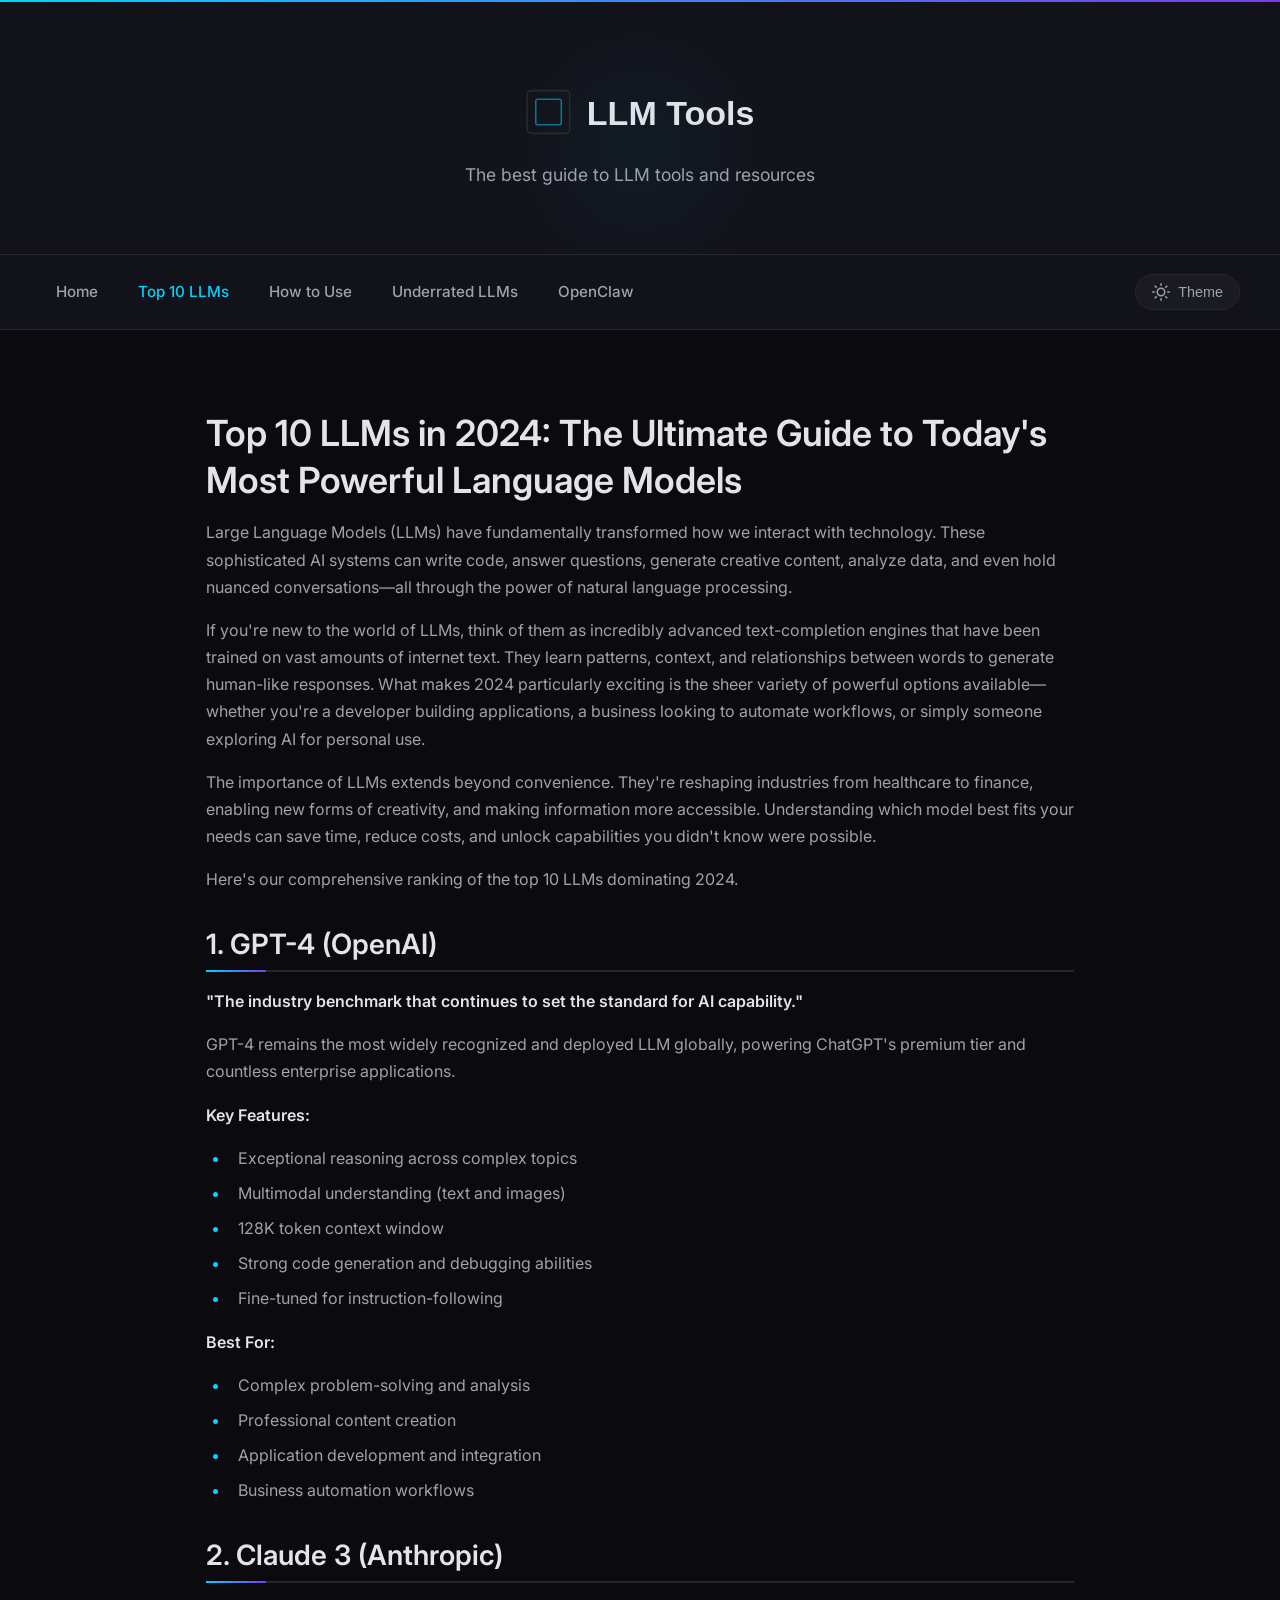
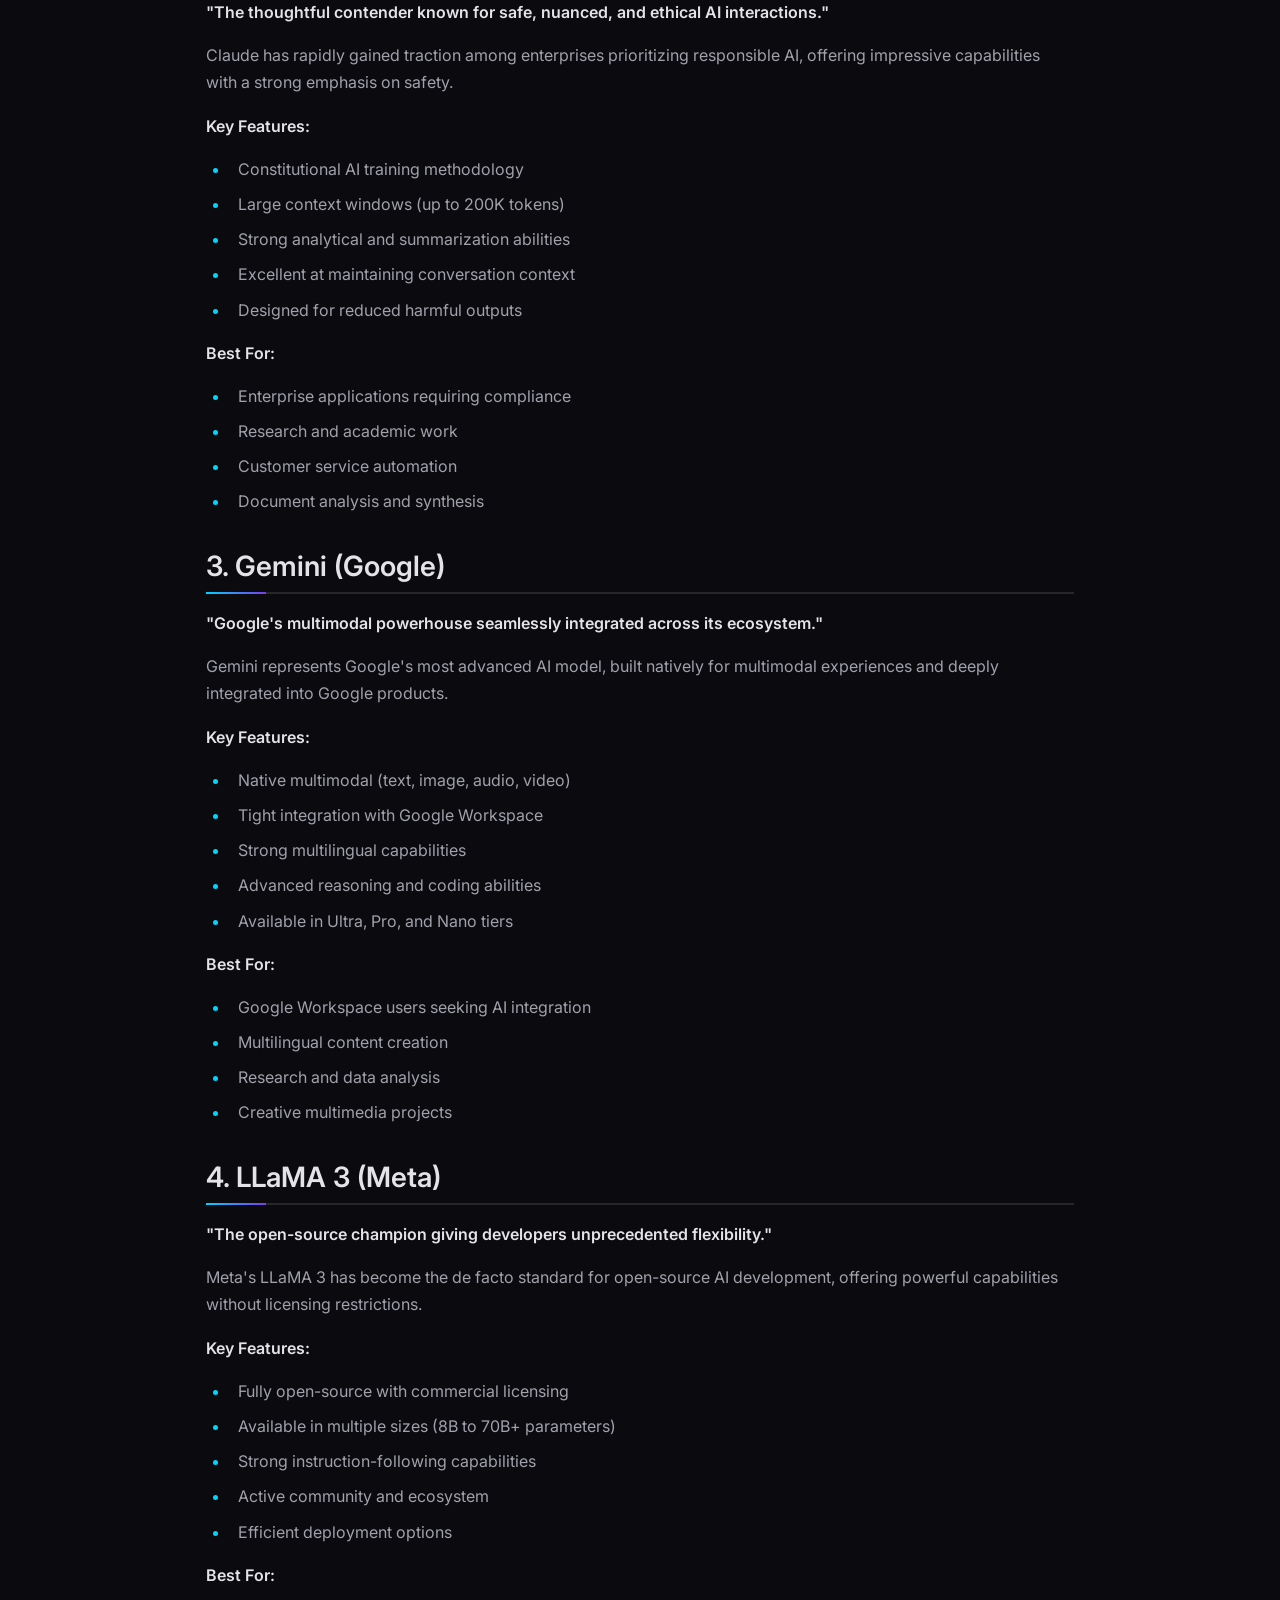
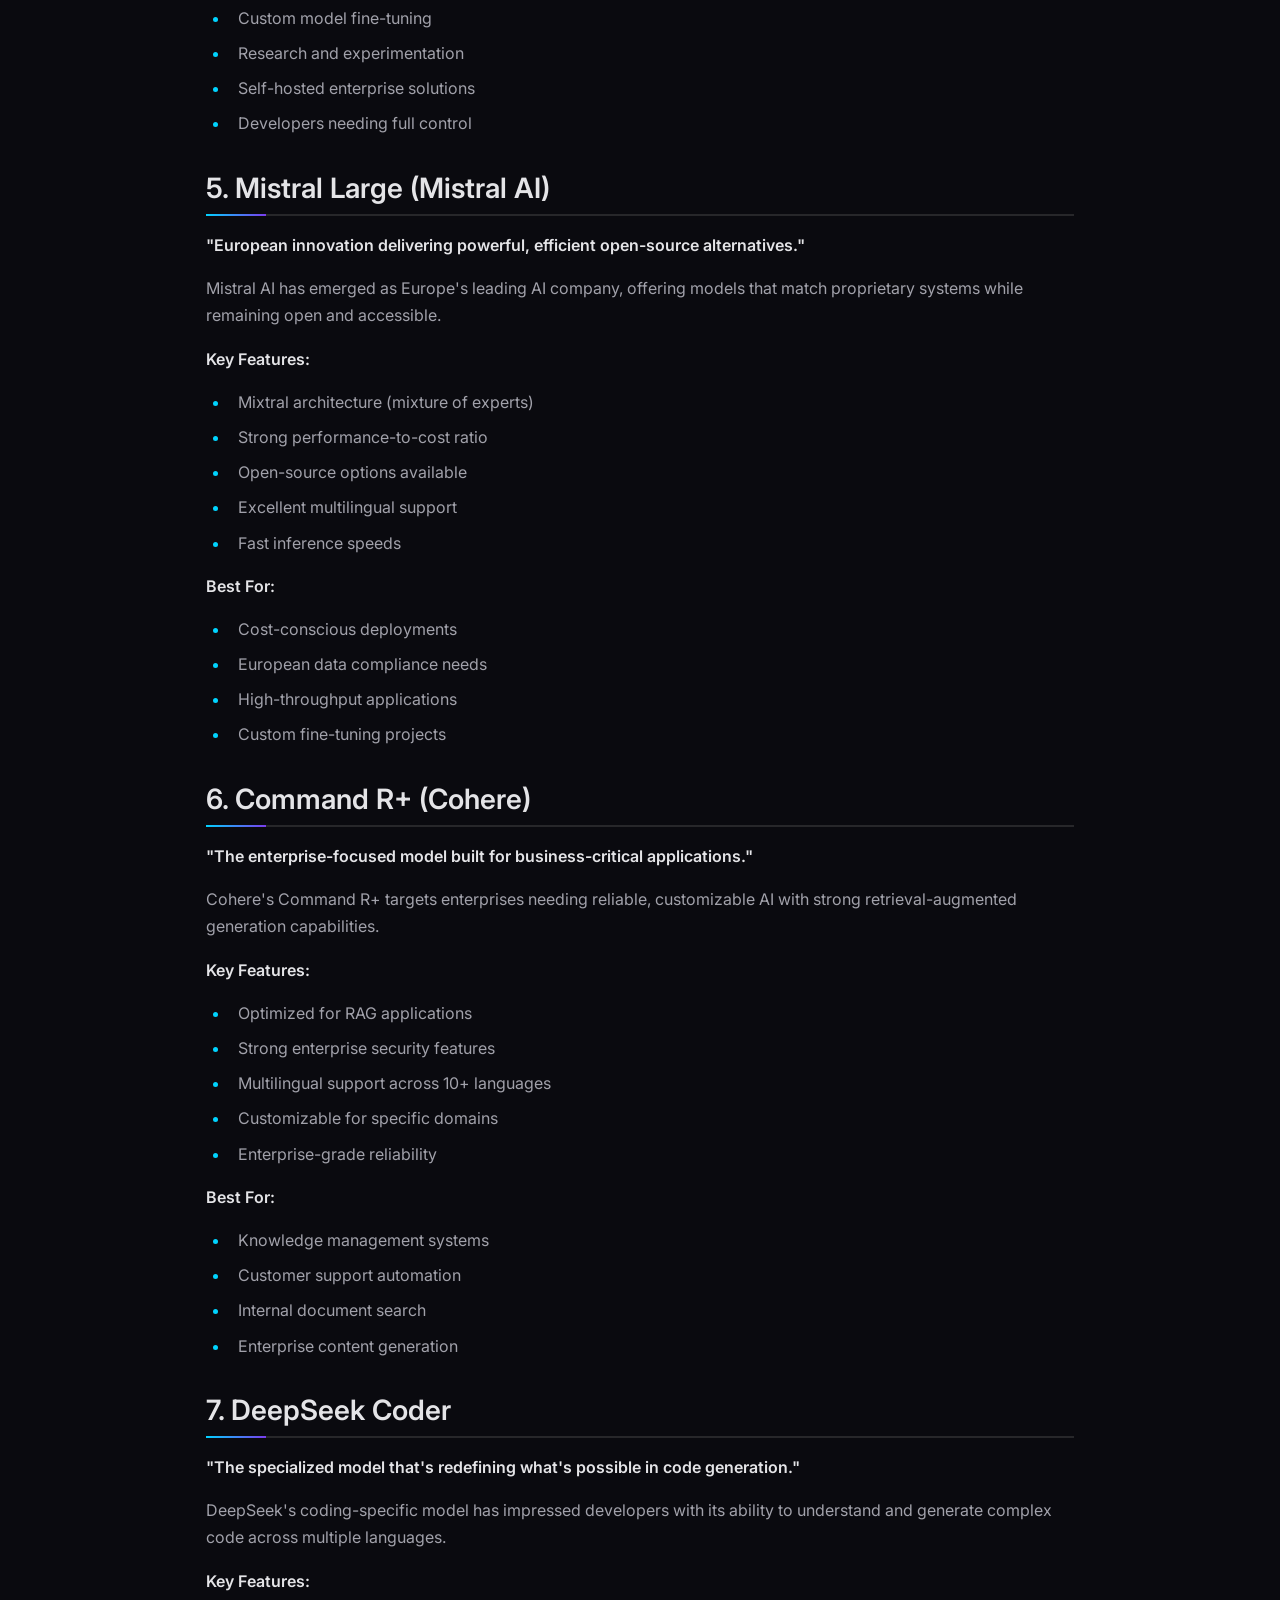
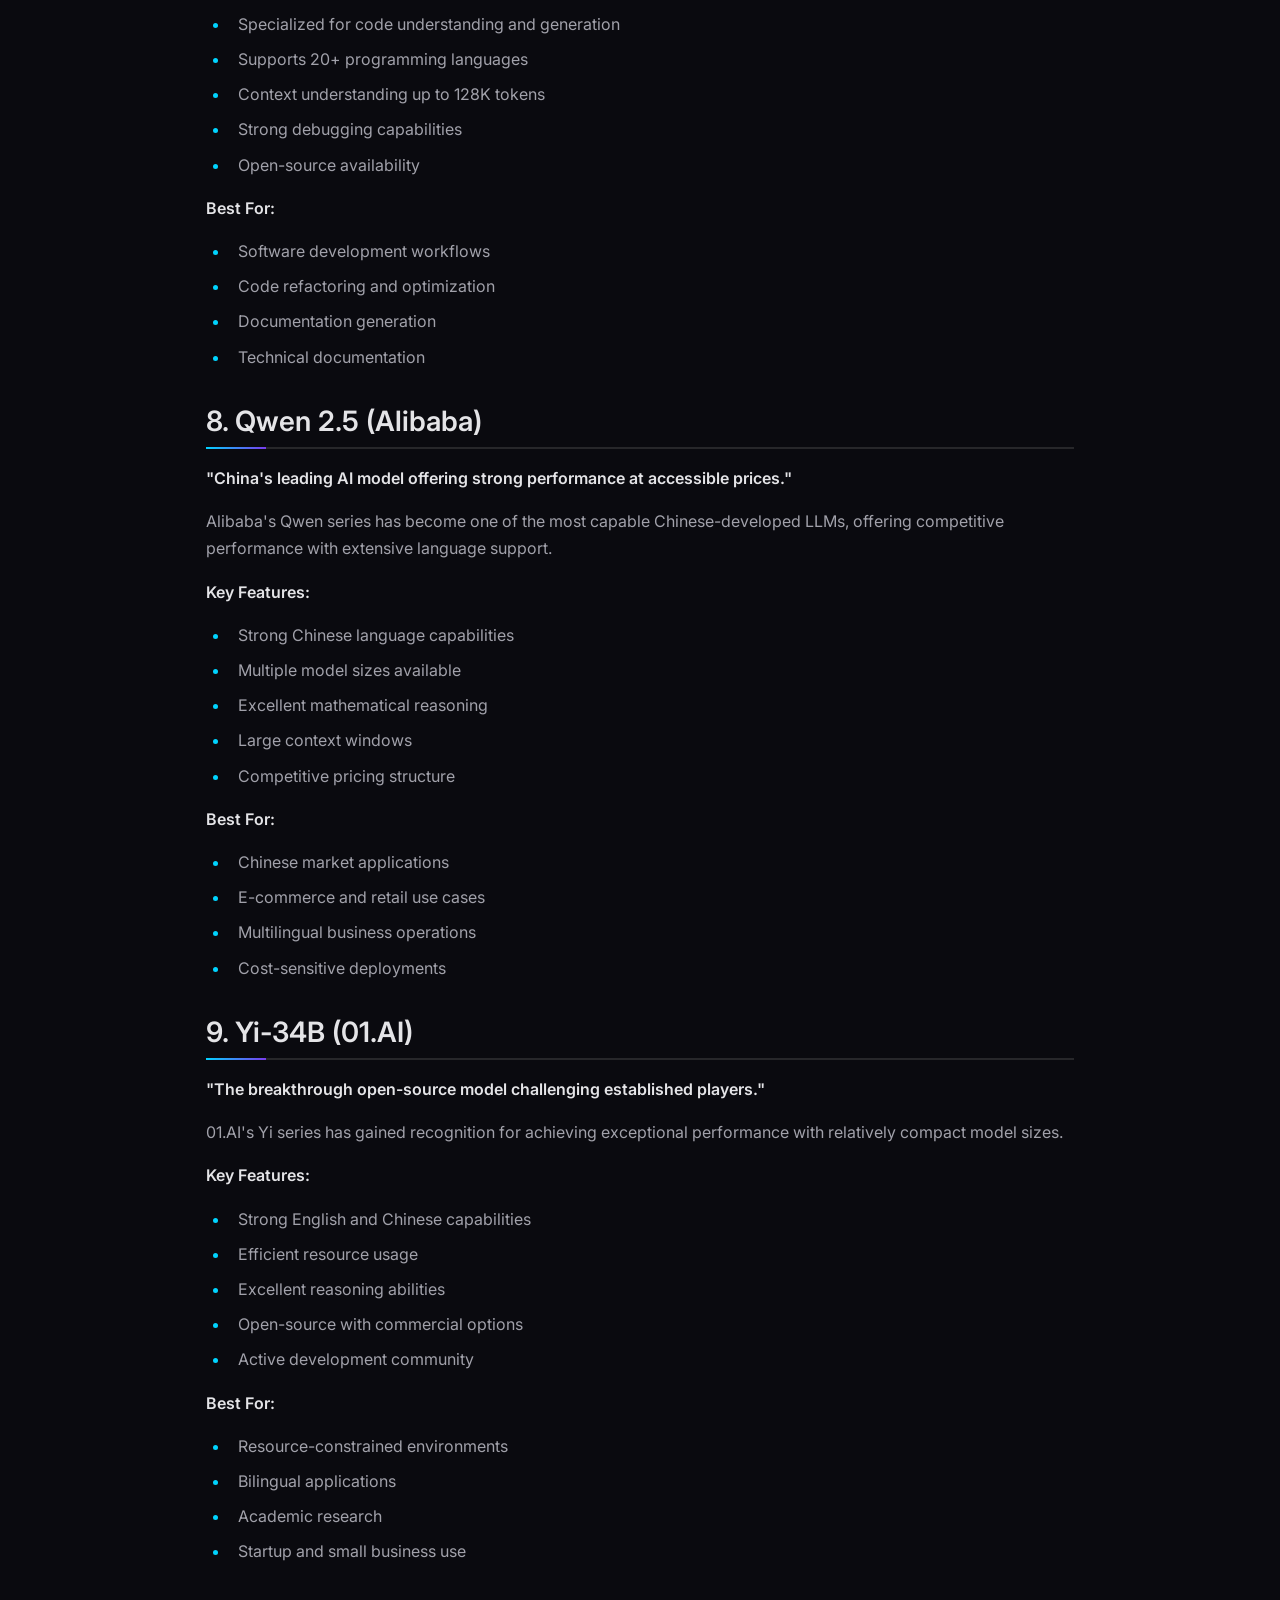
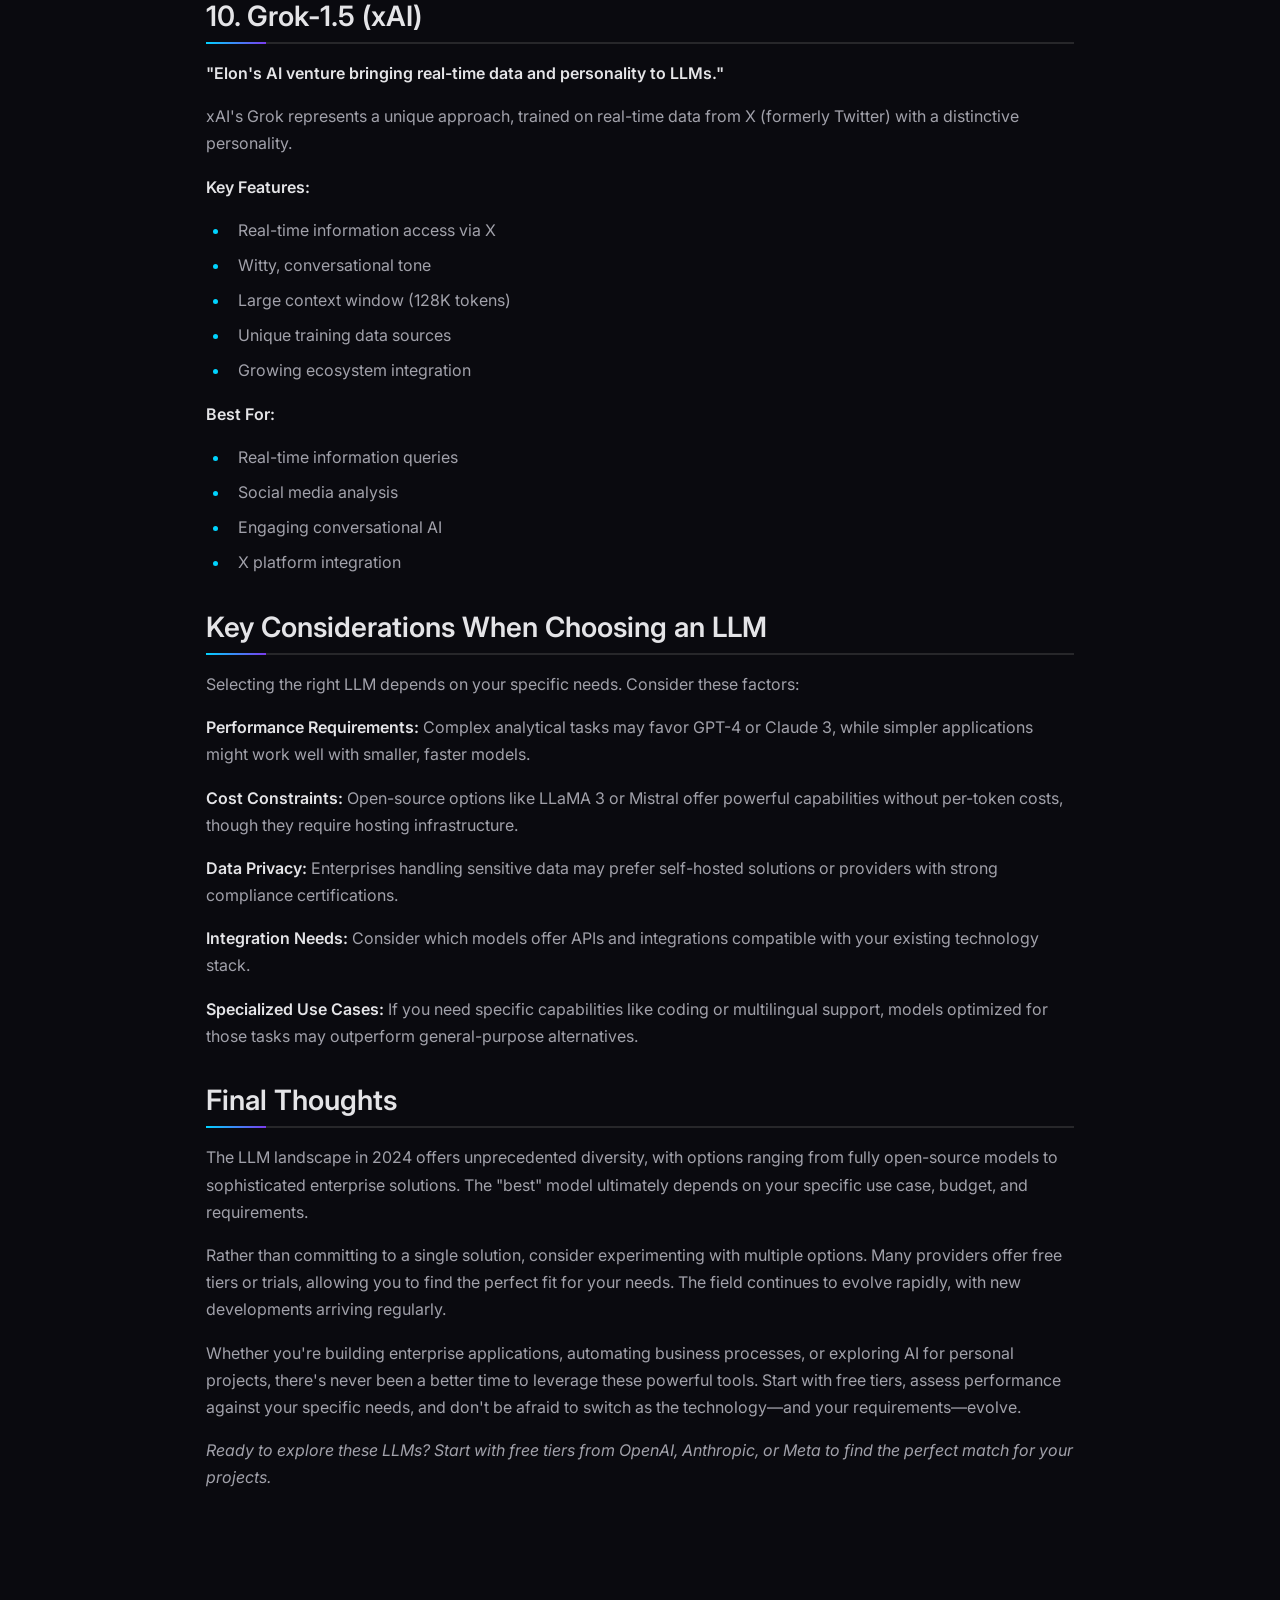
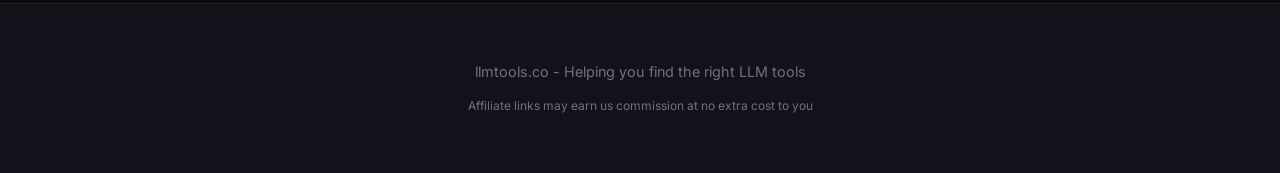
<file: top-10-llms-2024.html>
<!DOCTYPE html>
<html lang="en">
<head>
    <meta charset="UTF-8">
    <meta name="viewport" content="width=device-width, initial-scale=1.0">
    <title>Top 10 LLMs 2024 - llmtools.co</title>
    <link rel="icon" type="image/svg+xml" href="images/favicon.svg">
    <link rel="stylesheet" href="style.css">
    <link rel="preconnect" href="https://fonts.googleapis.com">
    <link rel="preconnect" href="https://fonts.gstatic.com" crossorigin>
    <link href="https://fonts.googleapis.com/css2?family=Inter:wght@400;500;600;700&display=swap" rel="stylesheet">
    <script>
        // Default to dark mode
        (function() {
            const theme = localStorage.getItem('theme') || 'dark';
            document.documentElement.setAttribute('data-theme', theme);
        })();
    </script>
</head>
<body>
    <header>
        <h1><a href="index.html"><img src="images/logo.svg" alt="LLM Tools" class="site-logo"></a></h1>
        <p>The best guide to LLM tools and resources</p>
    </header>
    <nav>
        <div class="nav-container">
            <div class="nav-links">
                <a href="index.html">Home</a>
                <a href="top-10-llms-2024.html" class="active">Top 10 LLMs</a>
                <a href="llm-how-to-guide.html">How to Use</a>
                <a href="underrated-llms.html">Underrated LLMs</a>
                <a href="openclaw-whatsapp-setup.html">OpenClaw</a>
            </div>
            <button class="theme-toggle" onclick="toggleTheme()" aria-label="Toggle theme">
                <svg class="sun-icon" xmlns="http://www.w3.org/2000/svg" width="18" height="18" viewBox="0 0 24 24" fill="none" stroke="currentColor" stroke-width="2" stroke-linecap="round" stroke-linejoin="round">
                    <circle cx="12" cy="12" r="5"></circle>
                    <line x1="12" y1="1" x2="12" y2="3"></line>
                    <line x1="12" y1="21" x2="12" y2="23"></line>
                    <line x1="4.22" y1="4.22" x2="5.64" y2="5.64"></line>
                    <line x1="18.36" y1="18.36" x2="19.78" y2="19.78"></line>
                    <line x1="1" y1="12" x2="3" y2="12"></line>
                    <line x1="21" y1="12" x2="23" y2="12"></line>
                    <line x1="4.22" y1="19.78" x2="5.64" y2="18.36"></line>
                    <line x1="18.36" y1="5.64" x2="19.78" y2="4.22"></line>
                </svg>
                <svg class="moon-icon" xmlns="http://www.w3.org/2000/svg" width="18" height="18" viewBox="0 0 24 24" fill="none" stroke="currentColor" stroke-width="2" stroke-linecap="round" stroke-linejoin="round">
                    <path d="M21 12.79A9 9 0 1 1 11.21 3 7 7 0 0 0 21 12.79z"></path>
                </svg>
                <span class="theme-label">Theme</span>
            </button>
        </div>
    </nav>
    <main>
        <h1>Top 10 LLMs in 2024: The Ultimate Guide to Today's Most Powerful Language Models</h1>
        <p>Large Language Models (LLMs) have fundamentally transformed how we interact with technology. These sophisticated AI systems can write code, answer questions, generate creative content, analyze data, and even hold nuanced conversations—all through the power of natural language processing.</p>
        <p>If you're new to the world of LLMs, think of them as incredibly advanced text-completion engines that have been trained on vast amounts of internet text. They learn patterns, context, and relationships between words to generate human-like responses. What makes 2024 particularly exciting is the sheer variety of powerful options available—whether you're a developer building applications, a business looking to automate workflows, or simply someone exploring AI for personal use.</p>
        <p>The importance of LLMs extends beyond convenience. They're reshaping industries from healthcare to finance, enabling new forms of creativity, and making information more accessible. Understanding which model best fits your needs can save time, reduce costs, and unlock capabilities you didn't know were possible.</p>
        <p>Here's our comprehensive ranking of the top 10 LLMs dominating 2024.</p>

        <h2>1. GPT-4 (OpenAI)</h2>
        <p><strong>"The industry benchmark that continues to set the standard for AI capability."</strong></p>
        <p>GPT-4 remains the most widely recognized and deployed LLM globally, powering ChatGPT's premium tier and countless enterprise applications.</p>
        <p><strong>Key Features:</strong></p>
        <ul>
            <li>Exceptional reasoning across complex topics</li>
            <li>Multimodal understanding (text and images)</li>
            <li>128K token context window</li>
            <li>Strong code generation and debugging abilities</li>
            <li>Fine-tuned for instruction-following</li>
        </ul>
        <p><strong>Best For:</strong></p>
        <ul>
            <li>Complex problem-solving and analysis</li>
            <li>Professional content creation</li>
            <li>Application development and integration</li>
            <li>Business automation workflows</li>
        </ul>

        <h2>2. Claude 3 (Anthropic)</h2>
        <p><strong>"The thoughtful contender known for safe, nuanced, and ethical AI interactions."</strong></p>
        <p>Claude has rapidly gained traction among enterprises prioritizing responsible AI, offering impressive capabilities with a strong emphasis on safety.</p>
        <p><strong>Key Features:</strong></p>
        <ul>
            <li>Constitutional AI training methodology</li>
            <li>Large context windows (up to 200K tokens)</li>
            <li>Strong analytical and summarization abilities</li>
            <li>Excellent at maintaining conversation context</li>
            <li>Designed for reduced harmful outputs</li>
        </ul>
        <p><strong>Best For:</strong></p>
        <ul>
            <li>Enterprise applications requiring compliance</li>
            <li>Research and academic work</li>
            <li>Customer service automation</li>
            <li>Document analysis and synthesis</li>
        </ul>

        <h2>3. Gemini (Google)</h2>
        <p><strong>"Google's multimodal powerhouse seamlessly integrated across its ecosystem."</strong></p>
        <p>Gemini represents Google's most advanced AI model, built natively for multimodal experiences and deeply integrated into Google products.</p>
        <p><strong>Key Features:</strong></p>
        <ul>
            <li>Native multimodal (text, image, audio, video)</li>
            <li>Tight integration with Google Workspace</li>
            <li>Strong multilingual capabilities</li>
            <li>Advanced reasoning and coding abilities</li>
            <li>Available in Ultra, Pro, and Nano tiers</li>
        </ul>
        <p><strong>Best For:</strong></p>
        <ul>
            <li>Google Workspace users seeking AI integration</li>
            <li>Multilingual content creation</li>
            <li>Research and data analysis</li>
            <li>Creative multimedia projects</li>
        </ul>

        <h2>4. LLaMA 3 (Meta)</h2>
        <p><strong>"The open-source champion giving developers unprecedented flexibility."</strong></p>
        <p>Meta's LLaMA 3 has become the de facto standard for open-source AI development, offering powerful capabilities without licensing restrictions.</p>
        <p><strong>Key Features:</strong></p>
        <ul>
            <li>Fully open-source with commercial licensing</li>
            <li>Available in multiple sizes (8B to 70B+ parameters)</li>
            <li>Strong instruction-following capabilities</li>
            <li>Active community and ecosystem</li>
            <li>Efficient deployment options</li>
        </ul>
        <p><strong>Best For:</strong></p>
        <ul>
            <li>Custom model fine-tuning</li>
            <li>Research and experimentation</li>
            <li>Self-hosted enterprise solutions</li>
            <li>Developers needing full control</li>
        </ul>

        <h2>5. Mistral Large (Mistral AI)</h2>
        <p><strong>"European innovation delivering powerful, efficient open-source alternatives."</strong></p>
        <p>Mistral AI has emerged as Europe's leading AI company, offering models that match proprietary systems while remaining open and accessible.</p>
        <p><strong>Key Features:</strong></p>
        <ul>
            <li>Mixtral architecture (mixture of experts)</li>
            <li>Strong performance-to-cost ratio</li>
            <li>Open-source options available</li>
            <li>Excellent multilingual support</li>
            <li>Fast inference speeds</li>
        </ul>
        <p><strong>Best For:</strong></p>
        <ul>
            <li>Cost-conscious deployments</li>
            <li>European data compliance needs</li>
            <li>High-throughput applications</li>
            <li>Custom fine-tuning projects</li>
        </ul>

        <h2>6. Command R+ (Cohere)</h2>
        <p><strong>"The enterprise-focused model built for business-critical applications."</strong></p>
        <p>Cohere's Command R+ targets enterprises needing reliable, customizable AI with strong retrieval-augmented generation capabilities.</p>
        <p><strong>Key Features:</strong></p>
        <ul>
            <li>Optimized for RAG applications</li>
            <li>Strong enterprise security features</li>
            <li>Multilingual support across 10+ languages</li>
            <li>Customizable for specific domains</li>
            <li>Enterprise-grade reliability</li>
        </ul>
        <p><strong>Best For:</strong></p>
        <ul>
            <li>Knowledge management systems</li>
            <li>Customer support automation</li>
            <li>Internal document search</li>
            <li>Enterprise content generation</li>
        </ul>

        <h2>7. DeepSeek Coder</h2>
        <p><strong>"The specialized model that's redefining what's possible in code generation."</strong></p>
        <p>DeepSeek's coding-specific model has impressed developers with its ability to understand and generate complex code across multiple languages.</p>
        <p><strong>Key Features:</strong></p>
        <ul>
            <li>Specialized for code understanding and generation</li>
            <li>Supports 20+ programming languages</li>
            <li>Context understanding up to 128K tokens</li>
            <li>Strong debugging capabilities</li>
            <li>Open-source availability</li>
        </ul>
        <p><strong>Best For:</strong></p>
        <ul>
            <li>Software development workflows</li>
            <li>Code refactoring and optimization</li>
            <li>Documentation generation</li>
            <li>Technical documentation</li>
        </ul>

        <h2>8. Qwen 2.5 (Alibaba)</h2>
        <p><strong>"China's leading AI model offering strong performance at accessible prices."</strong></p>
        <p>Alibaba's Qwen series has become one of the most capable Chinese-developed LLMs, offering competitive performance with extensive language support.</p>
        <p><strong>Key Features:</strong></p>
        <ul>
            <li>Strong Chinese language capabilities</li>
            <li>Multiple model sizes available</li>
            <li>Excellent mathematical reasoning</li>
            <li>Large context windows</li>
            <li>Competitive pricing structure</li>
        </ul>
        <p><strong>Best For:</strong></p>
        <ul>
            <li>Chinese market applications</li>
            <li>E-commerce and retail use cases</li>
            <li>Multilingual business operations</li>
            <li>Cost-sensitive deployments</li>
        </ul>

        <h2>9. Yi-34B (01.AI)</h2>
        <p><strong>"The breakthrough open-source model challenging established players."</strong></p>
        <p>01.AI's Yi series has gained recognition for achieving exceptional performance with relatively compact model sizes.</p>
        <p><strong>Key Features:</strong></p>
        <ul>
            <li>Strong English and Chinese capabilities</li>
            <li>Efficient resource usage</li>
            <li>Excellent reasoning abilities</li>
            <li>Open-source with commercial options</li>
            <li>Active development community</li>
        </ul>
        <p><strong>Best For:</strong></p>
        <ul>
            <li>Resource-constrained environments</li>
            <li>Bilingual applications</li>
            <li>Academic research</li>
            <li>Startup and small business use</li>
        </ul>

        <h2>10. Grok-1.5 (xAI)</h2>
        <p><strong>"Elon's AI venture bringing real-time data and personality to LLMs."</strong></p>
        <p>xAI's Grok represents a unique approach, trained on real-time data from X (formerly Twitter) with a distinctive personality.</p>
        <p><strong>Key Features:</strong></p>
        <ul>
            <li>Real-time information access via X</li>
            <li>Witty, conversational tone</li>
            <li>Large context window (128K tokens)</li>
            <li>Unique training data sources</li>
            <li>Growing ecosystem integration</li>
        </ul>
        <p><strong>Best For:</strong></p>
        <ul>
            <li>Real-time information queries</li>
            <li>Social media analysis</li>
            <li>Engaging conversational AI</li>
            <li>X platform integration</li>
        </ul>

        <h2>Key Considerations When Choosing an LLM</h2>
        <p>Selecting the right LLM depends on your specific needs. Consider these factors:</p>
        <p><strong>Performance Requirements:</strong> Complex analytical tasks may favor GPT-4 or Claude 3, while simpler applications might work well with smaller, faster models.</p>
        <p><strong>Cost Constraints:</strong> Open-source options like LLaMA 3 or Mistral offer powerful capabilities without per-token costs, though they require hosting infrastructure.</p>
        <p><strong>Data Privacy:</strong> Enterprises handling sensitive data may prefer self-hosted solutions or providers with strong compliance certifications.</p>
        <p><strong>Integration Needs:</strong> Consider which models offer APIs and integrations compatible with your existing technology stack.</p>
        <p><strong>Specialized Use Cases:</strong> If you need specific capabilities like coding or multilingual support, models optimized for those tasks may outperform general-purpose alternatives.</p>

        <h2>Final Thoughts</h2>
        <p>The LLM landscape in 2024 offers unprecedented diversity, with options ranging from fully open-source models to sophisticated enterprise solutions. The "best" model ultimately depends on your specific use case, budget, and requirements.</p>
        <p>Rather than committing to a single solution, consider experimenting with multiple options. Many providers offer free tiers or trials, allowing you to find the perfect fit for your needs. The field continues to evolve rapidly, with new developments arriving regularly.</p>
        <p>Whether you're building enterprise applications, automating business processes, or exploring AI for personal projects, there's never been a better time to leverage these powerful tools. Start with free tiers, assess performance against your specific needs, and don't be afraid to switch as the technology—and your requirements—evolve.</p>
        <p><em>Ready to explore these LLMs? Start with free tiers from OpenAI, Anthropic, or Meta to find the perfect match for your projects.</em></p>
    </main>
    <footer>
        <p>llmtools.co - Helping you find the right LLM tools</p>
        <p><small>Affiliate links may earn us commission at no extra cost to you</small></p>
    </footer>

    <script>
        function toggleTheme() {
            const html = document.documentElement;
            const currentTheme = html.getAttribute('data-theme');
            const newTheme = currentTheme === 'light' ? 'dark' : 'light';
            html.setAttribute('data-theme', newTheme);
            localStorage.setItem('theme', newTheme);
            updateThemeIcon(newTheme);
            updateLogo();
        }

        function updateThemeIcon(theme) {
            const sunIcon = document.querySelector('.sun-icon');
            const moonIcon = document.querySelector('.moon-icon');
            if (theme === 'light') {
                sunIcon.style.display = 'none';
                moonIcon.style.display = 'block';
            } else {
                sunIcon.style.display = 'block';
                moonIcon.style.display = 'none';
            }
        }

        function updateLogo() {
            const logo = document.querySelector('.site-logo');
            if (!logo) return;
            logo.src = document.documentElement.getAttribute('data-theme') === 'light'
                ? 'images/logo-light.svg'
                : 'images/logo.svg';
        }

        document.addEventListener('DOMContentLoaded', function() {
            const theme = document.documentElement.getAttribute('data-theme') || 'dark';
            updateThemeIcon(theme);
            updateLogo();
        });
    </script>
</body>
</html>
</file>
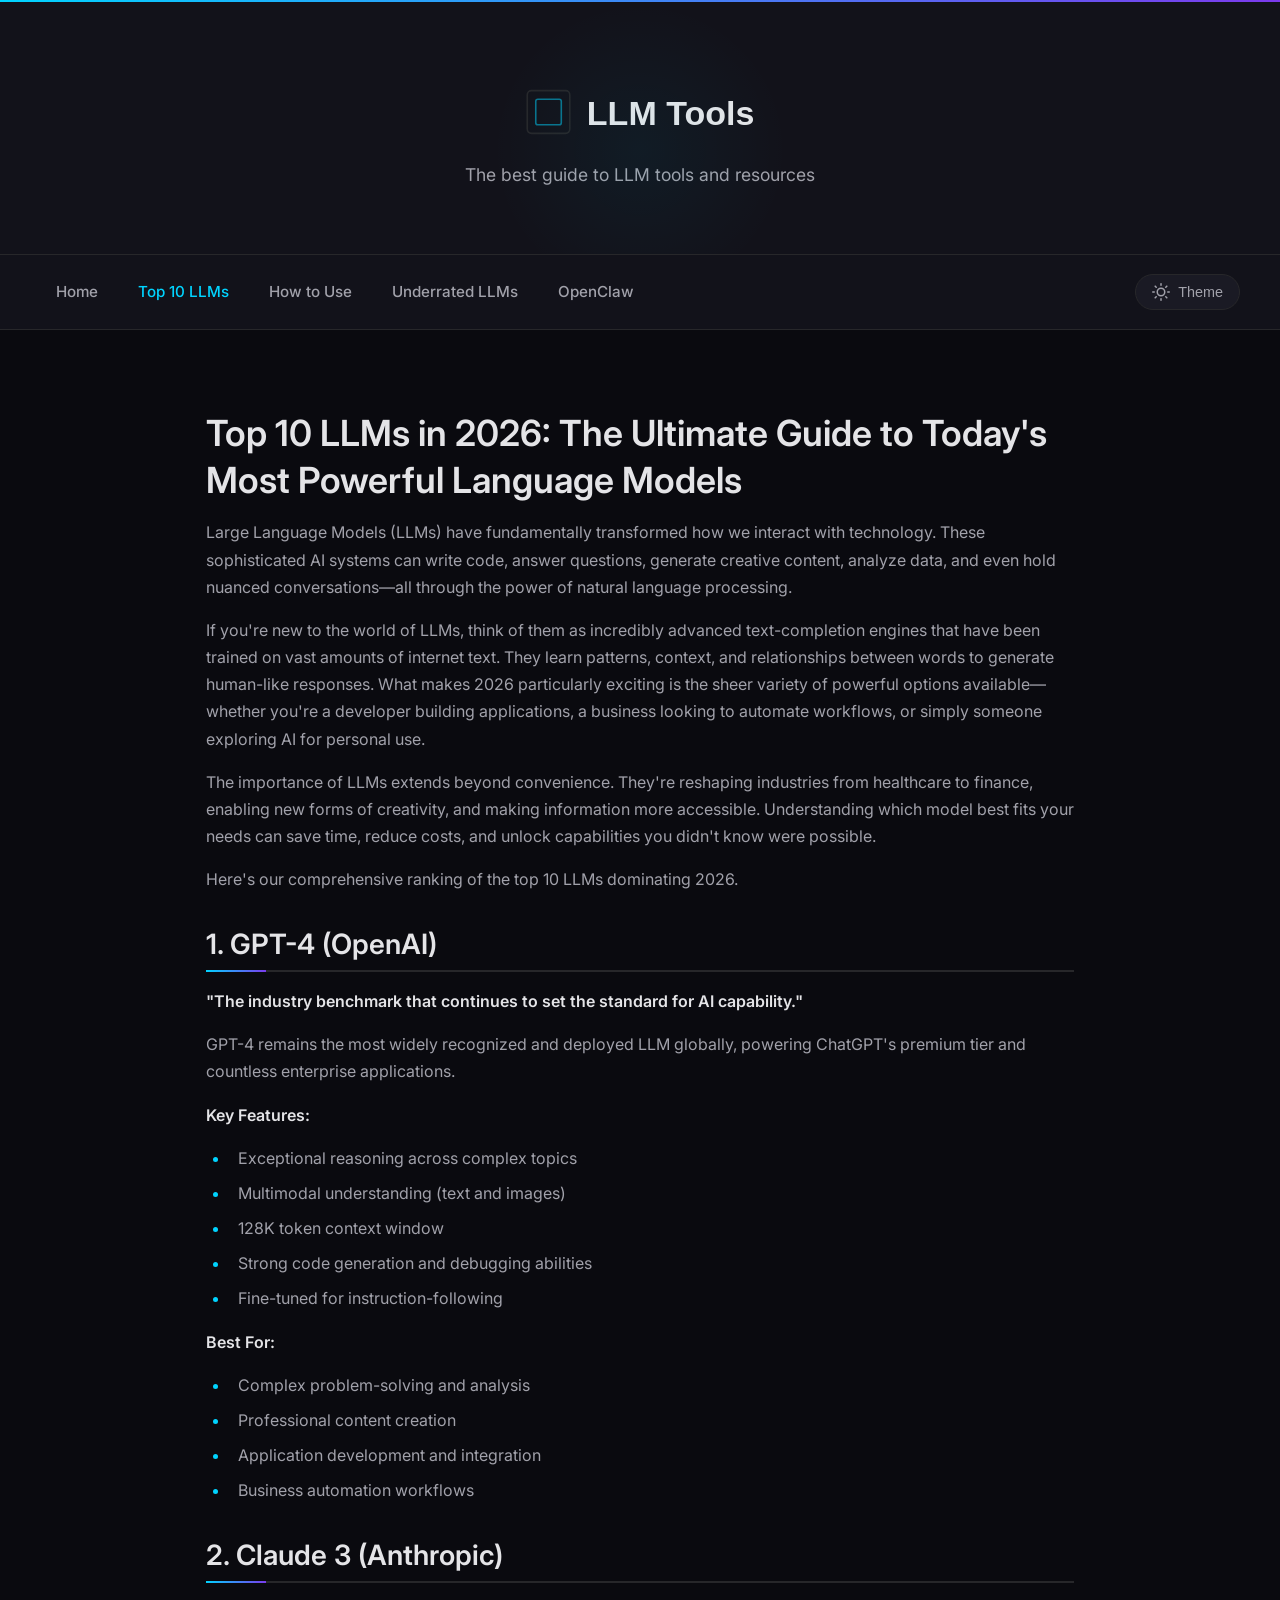
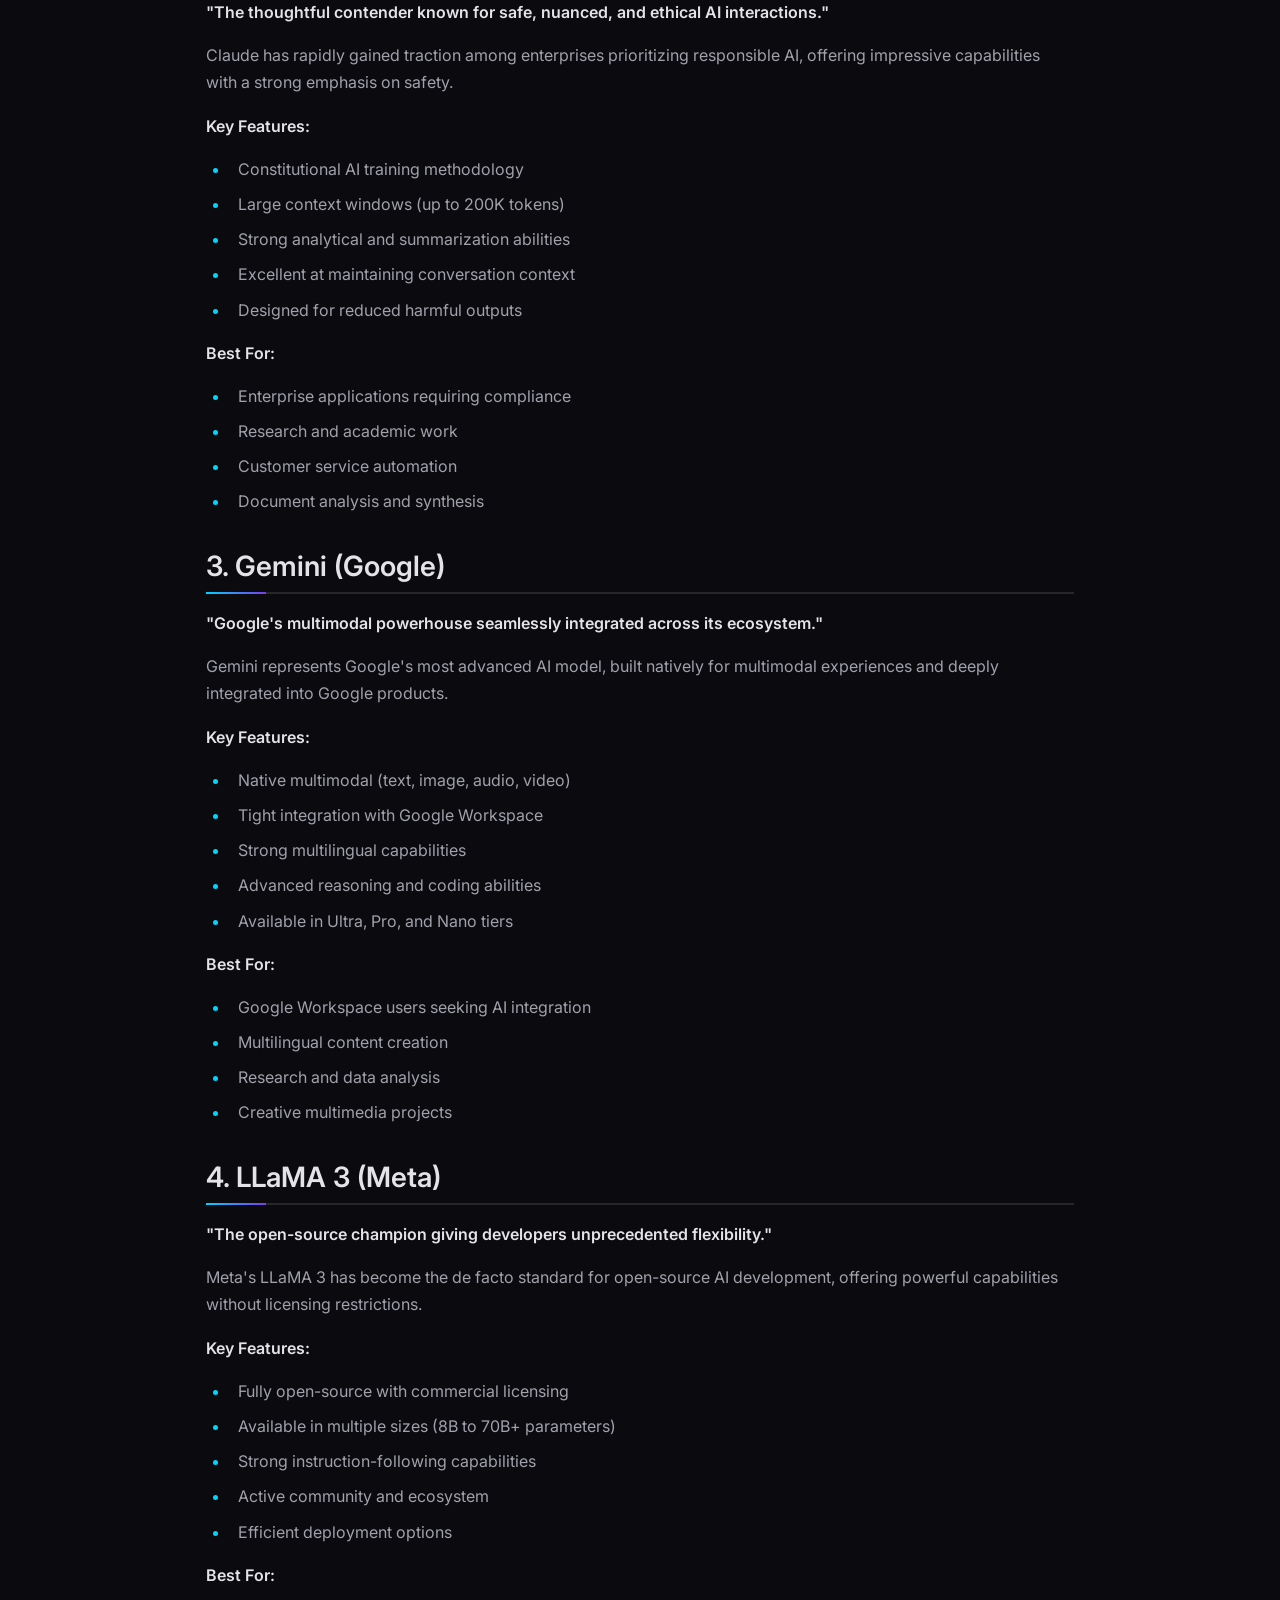
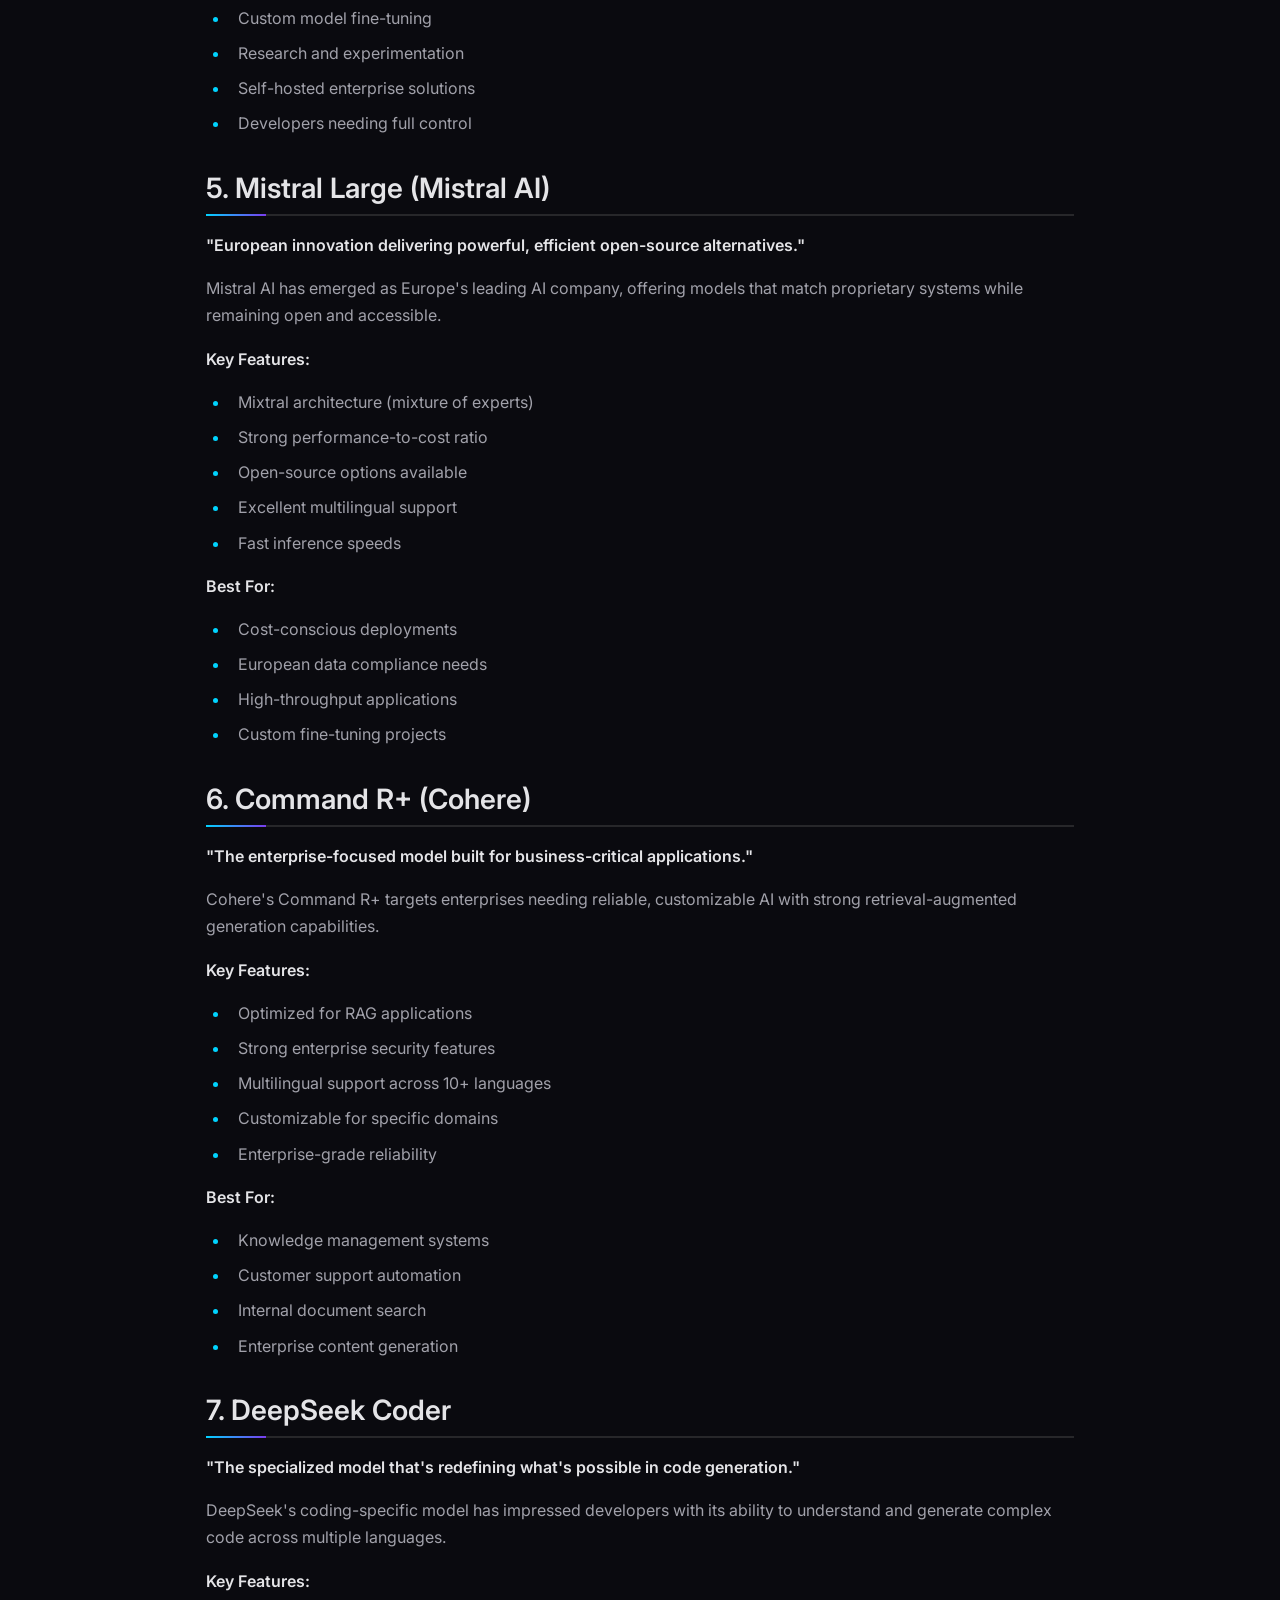
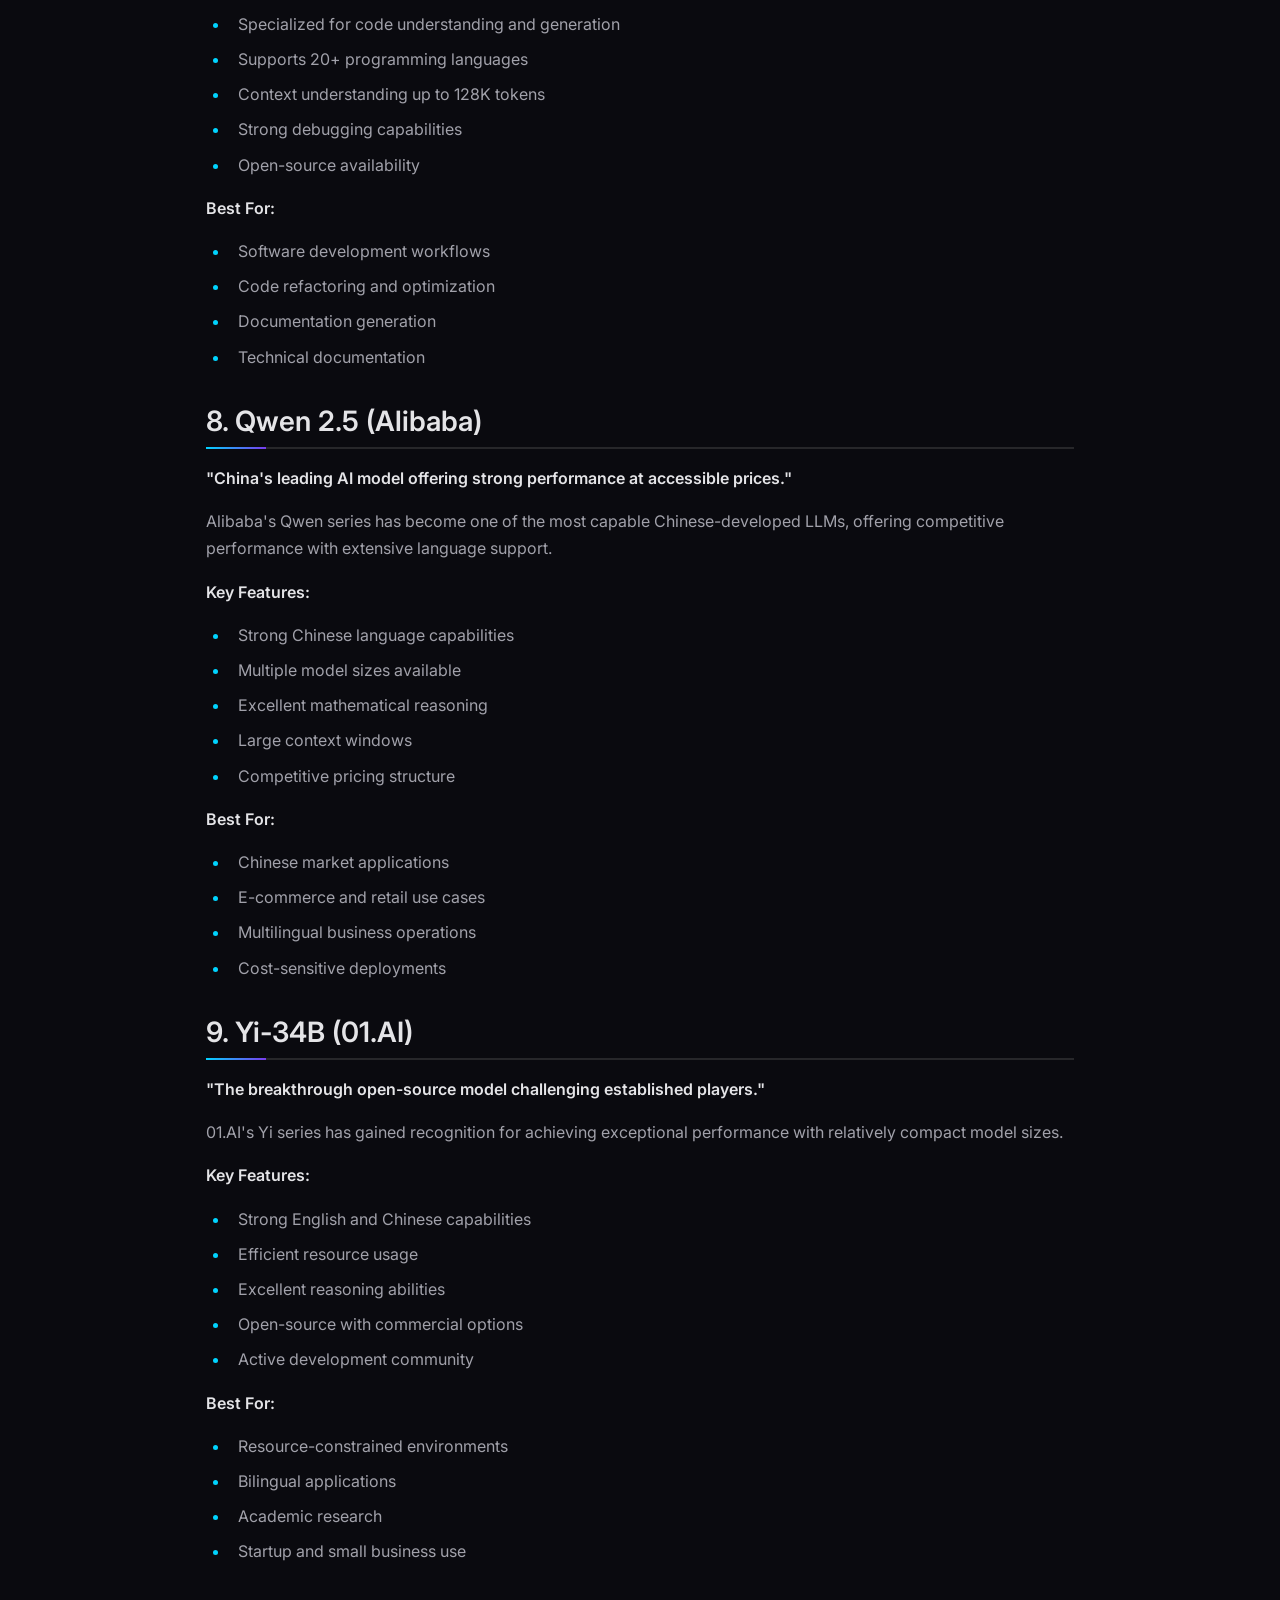
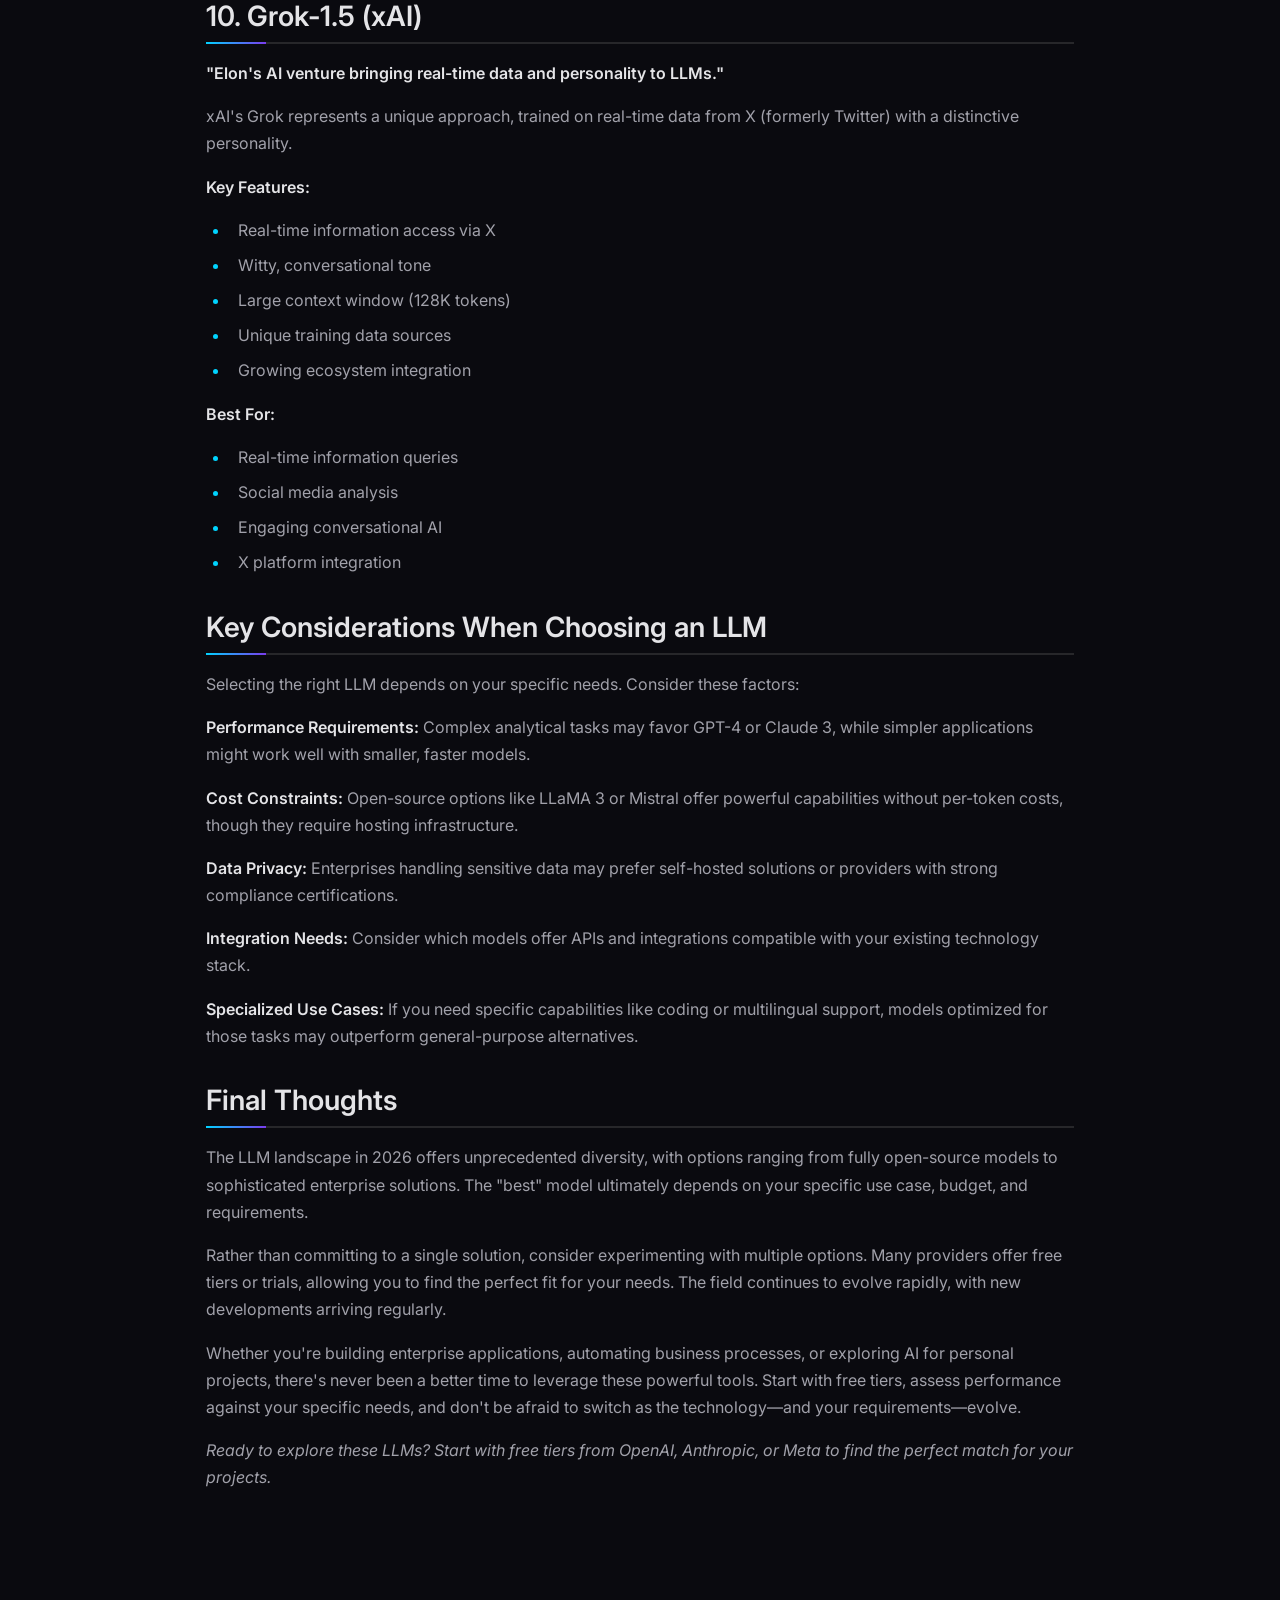
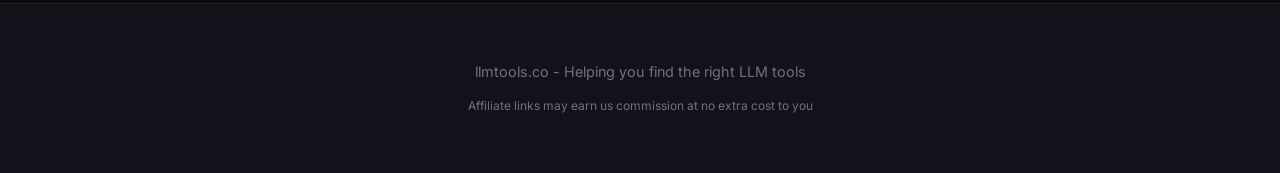
<file: top-10-llms-2026.html>
<!DOCTYPE html>
<html lang="en">
<head>
    <meta charset="utf-8">
    <meta name="viewport" content="width=device-width, initial-scale=1.0">
    <title>Top 10 LLMs 2026 - llmtools.co</title>
    <link rel="icon" type="image/svg+xml" href="images/favicon.svg">
    <link rel="stylesheet" href="style.css">
    <link rel="preconnect" href="https://fonts.googleapis.com">
    <link rel="preconnect" href="https://fonts.gstatic.com" crossorigin>
    <link href="https://fonts.googleapis.com/css2?family=Inter:wght@400;500;600;700&display=swap" rel="stylesheet">
    <script>
        // Default to dark mode
        (function() {
            const theme = localStorage.getItem('theme') || 'dark';
            document.documentElement.setAttribute('data-theme', theme);
        })();
    </script>
</head>
<body>
    <header>
        <h1><a href="index.html"><img src="images/logo.svg" alt="LLM Tools" class="site-logo"></a></h1>
        <p>The best guide to LLM tools and resources</p>
    </header>
    <nav>
        <div class="nav-container">
            <div class="nav-links">
                <a href="index.html">Home</a>
                <a href="top-10-llms-2026.html" class="active">Top 10 LLMs</a>
                <a href="llm-how-to-guide.html">How to Use</a>
                <a href="underrated-llms.html">Underrated LLMs</a>
                <a href="openclaw-whatsapp-setup.html">OpenClaw</a>
            </div>
            <button class="theme-toggle" onclick="toggleTheme()" aria-label="Toggle theme">
                <svg class="sun-icon" xmlns="http://www.w3.org/2000/svg" width="18" height="18" viewBox="0 0 24 24" fill="none" stroke="currentColor" stroke-width="2" stroke-linecap="round" stroke-linejoin="round">
                    <circle cx="12" cy="12" r="5"></circle>
                    <line x1="12" y1="1" x2="12" y2="3"></line>
                    <line x1="12" y1="21" x2="12" y2="23"></line>
                    <line x1="4.22" y1="4.22" x2="5.64" y2="5.64"></line>
                    <line x1="18.36" y1="18.36" x2="19.78" y2="19.78"></line>
                    <line x1="1" y1="12" x2="3" y2="12"></line>
                    <line x1="21" y1="12" x2="23" y2="12"></line>
                    <line x1="4.22" y1="19.78" x2="5.64" y2="18.36"></line>
                    <line x1="18.36" y1="5.64" x2="19.78" y2="4.22"></line>
                </svg>
                <svg class="moon-icon" xmlns="http://www.w3.org/2000/svg" width="18" height="18" viewBox="0 0 24 24" fill="none" stroke="currentColor" stroke-width="2" stroke-linecap="round" stroke-linejoin="round">
                    <path d="M21 12.79A9 9 0 1 1 11.21 3 7 7 0 0 0 21 12.79z"></path>
                </svg>
                <span class="theme-label">Theme</span>
            </button>
        </div>
    </nav>
    <main>
        <h1>Top 10 LLMs in 2026: The Ultimate Guide to Today's Most Powerful Language Models</h1>
        <p>Large Language Models (LLMs) have fundamentally transformed how we interact with technology. These sophisticated AI systems can write code, answer questions, generate creative content, analyze data, and even hold nuanced conversations—all through the power of natural language processing.</p>
        <p>If you're new to the world of LLMs, think of them as incredibly advanced text-completion engines that have been trained on vast amounts of internet text. They learn patterns, context, and relationships between words to generate human-like responses. What makes 2026 particularly exciting is the sheer variety of powerful options available—whether you're a developer building applications, a business looking to automate workflows, or simply someone exploring AI for personal use.</p>
        <p>The importance of LLMs extends beyond convenience. They're reshaping industries from healthcare to finance, enabling new forms of creativity, and making information more accessible. Understanding which model best fits your needs can save time, reduce costs, and unlock capabilities you didn't know were possible.</p>
        <p>Here's our comprehensive ranking of the top 10 LLMs dominating 2026.</p>

        <h2>1. GPT-4 (OpenAI)</h2>
        <p><strong>"The industry benchmark that continues to set the standard for AI capability."</strong></p>
        <p>GPT-4 remains the most widely recognized and deployed LLM globally, powering ChatGPT's premium tier and countless enterprise applications.</p>
        <p><strong>Key Features:</strong></p>
        <ul>
            <li>Exceptional reasoning across complex topics</li>
            <li>Multimodal understanding (text and images)</li>
            <li>128K token context window</li>
            <li>Strong code generation and debugging abilities</li>
            <li>Fine-tuned for instruction-following</li>
        </ul>
        <p><strong>Best For:</strong></p>
        <ul>
            <li>Complex problem-solving and analysis</li>
            <li>Professional content creation</li>
            <li>Application development and integration</li>
            <li>Business automation workflows</li>
        </ul>

        <h2>2. Claude 3 (Anthropic)</h2>
        <p><strong>"The thoughtful contender known for safe, nuanced, and ethical AI interactions."</strong></p>
        <p>Claude has rapidly gained traction among enterprises prioritizing responsible AI, offering impressive capabilities with a strong emphasis on safety.</p>
        <p><strong>Key Features:</strong></p>
        <ul>
            <li>Constitutional AI training methodology</li>
            <li>Large context windows (up to 200K tokens)</li>
            <li>Strong analytical and summarization abilities</li>
            <li>Excellent at maintaining conversation context</li>
            <li>Designed for reduced harmful outputs</li>
        </ul>
        <p><strong>Best For:</strong></p>
        <ul>
            <li>Enterprise applications requiring compliance</li>
            <li>Research and academic work</li>
            <li>Customer service automation</li>
            <li>Document analysis and synthesis</li>
        </ul>

        <h2>3. Gemini (Google)</h2>
        <p><strong>"Google's multimodal powerhouse seamlessly integrated across its ecosystem."</strong></p>
        <p>Gemini represents Google's most advanced AI model, built natively for multimodal experiences and deeply integrated into Google products.</p>
        <p><strong>Key Features:</strong></p>
        <ul>
            <li>Native multimodal (text, image, audio, video)</li>
            <li>Tight integration with Google Workspace</li>
            <li>Strong multilingual capabilities</li>
            <li>Advanced reasoning and coding abilities</li>
            <li>Available in Ultra, Pro, and Nano tiers</li>
        </ul>
        <p><strong>Best For:</strong></p>
        <ul>
            <li>Google Workspace users seeking AI integration</li>
            <li>Multilingual content creation</li>
            <li>Research and data analysis</li>
            <li>Creative multimedia projects</li>
        </ul>

        <h2>4. LLaMA 3 (Meta)</h2>
        <p><strong>"The open-source champion giving developers unprecedented flexibility."</strong></p>
        <p>Meta's LLaMA 3 has become the de facto standard for open-source AI development, offering powerful capabilities without licensing restrictions.</p>
        <p><strong>Key Features:</strong></p>
        <ul>
            <li>Fully open-source with commercial licensing</li>
            <li>Available in multiple sizes (8B to 70B+ parameters)</li>
            <li>Strong instruction-following capabilities</li>
            <li>Active community and ecosystem</li>
            <li>Efficient deployment options</li>
        </ul>
        <p><strong>Best For:</strong></p>
        <ul>
            <li>Custom model fine-tuning</li>
            <li>Research and experimentation</li>
            <li>Self-hosted enterprise solutions</li>
            <li>Developers needing full control</li>
        </ul>

        <h2>5. Mistral Large (Mistral AI)</h2>
        <p><strong>"European innovation delivering powerful, efficient open-source alternatives."</strong></p>
        <p>Mistral AI has emerged as Europe's leading AI company, offering models that match proprietary systems while remaining open and accessible.</p>
        <p><strong>Key Features:</strong></p>
        <ul>
            <li>Mixtral architecture (mixture of experts)</li>
            <li>Strong performance-to-cost ratio</li>
            <li>Open-source options available</li>
            <li>Excellent multilingual support</li>
            <li>Fast inference speeds</li>
        </ul>
        <p><strong>Best For:</strong></p>
        <ul>
            <li>Cost-conscious deployments</li>
            <li>European data compliance needs</li>
            <li>High-throughput applications</li>
            <li>Custom fine-tuning projects</li>
        </ul>

        <h2>6. Command R+ (Cohere)</h2>
        <p><strong>"The enterprise-focused model built for business-critical applications."</strong></p>
        <p>Cohere's Command R+ targets enterprises needing reliable, customizable AI with strong retrieval-augmented generation capabilities.</p>
        <p><strong>Key Features:</strong></p>
        <ul>
            <li>Optimized for RAG applications</li>
            <li>Strong enterprise security features</li>
            <li>Multilingual support across 10+ languages</li>
            <li>Customizable for specific domains</li>
            <li>Enterprise-grade reliability</li>
        </ul>
        <p><strong>Best For:</strong></p>
        <ul>
            <li>Knowledge management systems</li>
            <li>Customer support automation</li>
            <li>Internal document search</li>
            <li>Enterprise content generation</li>
        </ul>

        <h2>7. DeepSeek Coder</h2>
        <p><strong>"The specialized model that's redefining what's possible in code generation."</strong></p>
        <p>DeepSeek's coding-specific model has impressed developers with its ability to understand and generate complex code across multiple languages.</p>
        <p><strong>Key Features:</strong></p>
        <ul>
            <li>Specialized for code understanding and generation</li>
            <li>Supports 20+ programming languages</li>
            <li>Context understanding up to 128K tokens</li>
            <li>Strong debugging capabilities</li>
            <li>Open-source availability</li>
        </ul>
        <p><strong>Best For:</strong></p>
        <ul>
            <li>Software development workflows</li>
            <li>Code refactoring and optimization</li>
            <li>Documentation generation</li>
            <li>Technical documentation</li>
        </ul>

        <h2>8. Qwen 2.5 (Alibaba)</h2>
        <p><strong>"China's leading AI model offering strong performance at accessible prices."</strong></p>
        <p>Alibaba's Qwen series has become one of the most capable Chinese-developed LLMs, offering competitive performance with extensive language support.</p>
        <p><strong>Key Features:</strong></p>
        <ul>
            <li>Strong Chinese language capabilities</li>
            <li>Multiple model sizes available</li>
            <li>Excellent mathematical reasoning</li>
            <li>Large context windows</li>
            <li>Competitive pricing structure</li>
        </ul>
        <p><strong>Best For:</strong></p>
        <ul>
            <li>Chinese market applications</li>
            <li>E-commerce and retail use cases</li>
            <li>Multilingual business operations</li>
            <li>Cost-sensitive deployments</li>
        </ul>

        <h2>9. Yi-34B (01.AI)</h2>
        <p><strong>"The breakthrough open-source model challenging established players."</strong></p>
        <p>01.AI's Yi series has gained recognition for achieving exceptional performance with relatively compact model sizes.</p>
        <p><strong>Key Features:</strong></p>
        <ul>
            <li>Strong English and Chinese capabilities</li>
            <li>Efficient resource usage</li>
            <li>Excellent reasoning abilities</li>
            <li>Open-source with commercial options</li>
            <li>Active development community</li>
        </ul>
        <p><strong>Best For:</strong></p>
        <ul>
            <li>Resource-constrained environments</li>
            <li>Bilingual applications</li>
            <li>Academic research</li>
            <li>Startup and small business use</li>
        </ul>

        <h2>10. Grok-1.5 (xAI)</h2>
        <p><strong>"Elon's AI venture bringing real-time data and personality to LLMs."</strong></p>
        <p>xAI's Grok represents a unique approach, trained on real-time data from X (formerly Twitter) with a distinctive personality.</p>
        <p><strong>Key Features:</strong></p>
        <ul>
            <li>Real-time information access via X</li>
            <li>Witty, conversational tone</li>
            <li>Large context window (128K tokens)</li>
            <li>Unique training data sources</li>
            <li>Growing ecosystem integration</li>
        </ul>
        <p><strong>Best For:</strong></p>
        <ul>
            <li>Real-time information queries</li>
            <li>Social media analysis</li>
            <li>Engaging conversational AI</li>
            <li>X platform integration</li>
        </ul>

        <h2>Key Considerations When Choosing an LLM</h2>
        <p>Selecting the right LLM depends on your specific needs. Consider these factors:</p>
        <p><strong>Performance Requirements:</strong> Complex analytical tasks may favor GPT-4 or Claude 3, while simpler applications might work well with smaller, faster models.</p>
        <p><strong>Cost Constraints:</strong> Open-source options like LLaMA 3 or Mistral offer powerful capabilities without per-token costs, though they require hosting infrastructure.</p>
        <p><strong>Data Privacy:</strong> Enterprises handling sensitive data may prefer self-hosted solutions or providers with strong compliance certifications.</p>
        <p><strong>Integration Needs:</strong> Consider which models offer APIs and integrations compatible with your existing technology stack.</p>
        <p><strong>Specialized Use Cases:</strong> If you need specific capabilities like coding or multilingual support, models optimized for those tasks may outperform general-purpose alternatives.</p>

        <h2>Final Thoughts</h2>
        <p>The LLM landscape in 2026 offers unprecedented diversity, with options ranging from fully open-source models to sophisticated enterprise solutions. The "best" model ultimately depends on your specific use case, budget, and requirements.</p>
        <p>Rather than committing to a single solution, consider experimenting with multiple options. Many providers offer free tiers or trials, allowing you to find the perfect fit for your needs. The field continues to evolve rapidly, with new developments arriving regularly.</p>
        <p>Whether you're building enterprise applications, automating business processes, or exploring AI for personal projects, there's never been a better time to leverage these powerful tools. Start with free tiers, assess performance against your specific needs, and don't be afraid to switch as the technology—and your requirements—evolve.</p>
        <p><em>Ready to explore these LLMs? Start with free tiers from OpenAI, Anthropic, or Meta to find the perfect match for your projects.</em></p>
    </main>
    <footer>
        <p>llmtools.co - Helping you find the right LLM tools</p>
        <p><small>Affiliate links may earn us commission at no extra cost to you</small></p>
    </footer>

    <script>
        function toggleTheme() {
            const html = document.documentElement;
            const currentTheme = html.getAttribute('data-theme');
            const newTheme = currentTheme === 'light' ? 'dark' : 'light';
            html.setAttribute('data-theme', newTheme);
            localStorage.setItem('theme', newTheme);
            updateThemeIcon(newTheme);
            updateLogo();
        }

        function updateThemeIcon(theme) {
            const sunIcon = document.querySelector('.sun-icon');
            const moonIcon = document.querySelector('.moon-icon');
            if (theme === 'light') {
                sunIcon.style.display = 'none';
                moonIcon.style.display = 'block';
            } else {
                sunIcon.style.display = 'block';
                moonIcon.style.display = 'none';
            }
        }

        function updateLogo() {
            const logo = document.querySelector('.site-logo');
            if (!logo) return;
            logo.src = document.documentElement.getAttribute('data-theme') === 'light'
                ? 'images/logo-light.svg'
                : 'images/logo.svg';
        }

        document.addEventListener('DOMContentLoaded', function() {
            const theme = document.documentElement.getAttribute('data-theme') || 'dark';
            updateThemeIcon(theme);
            updateLogo();
        });
    </script>
</body>
</html>
</file>
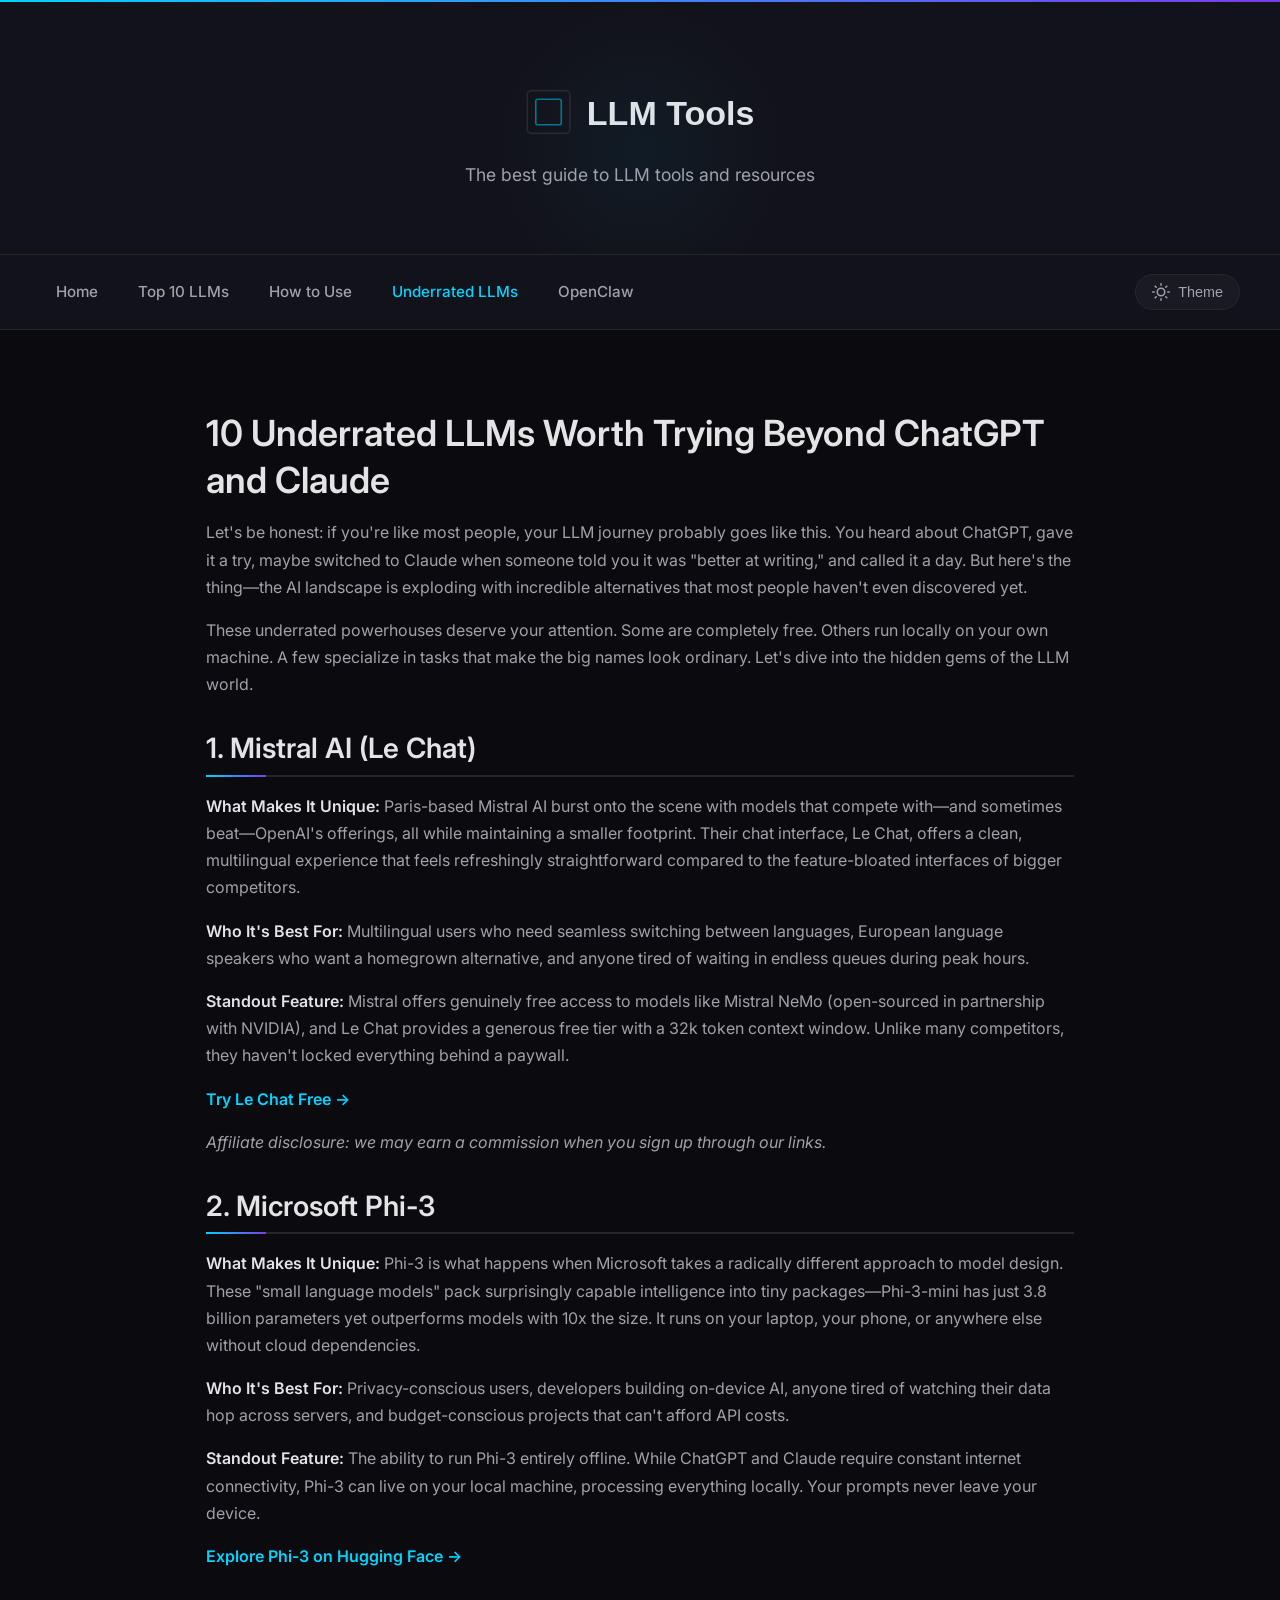
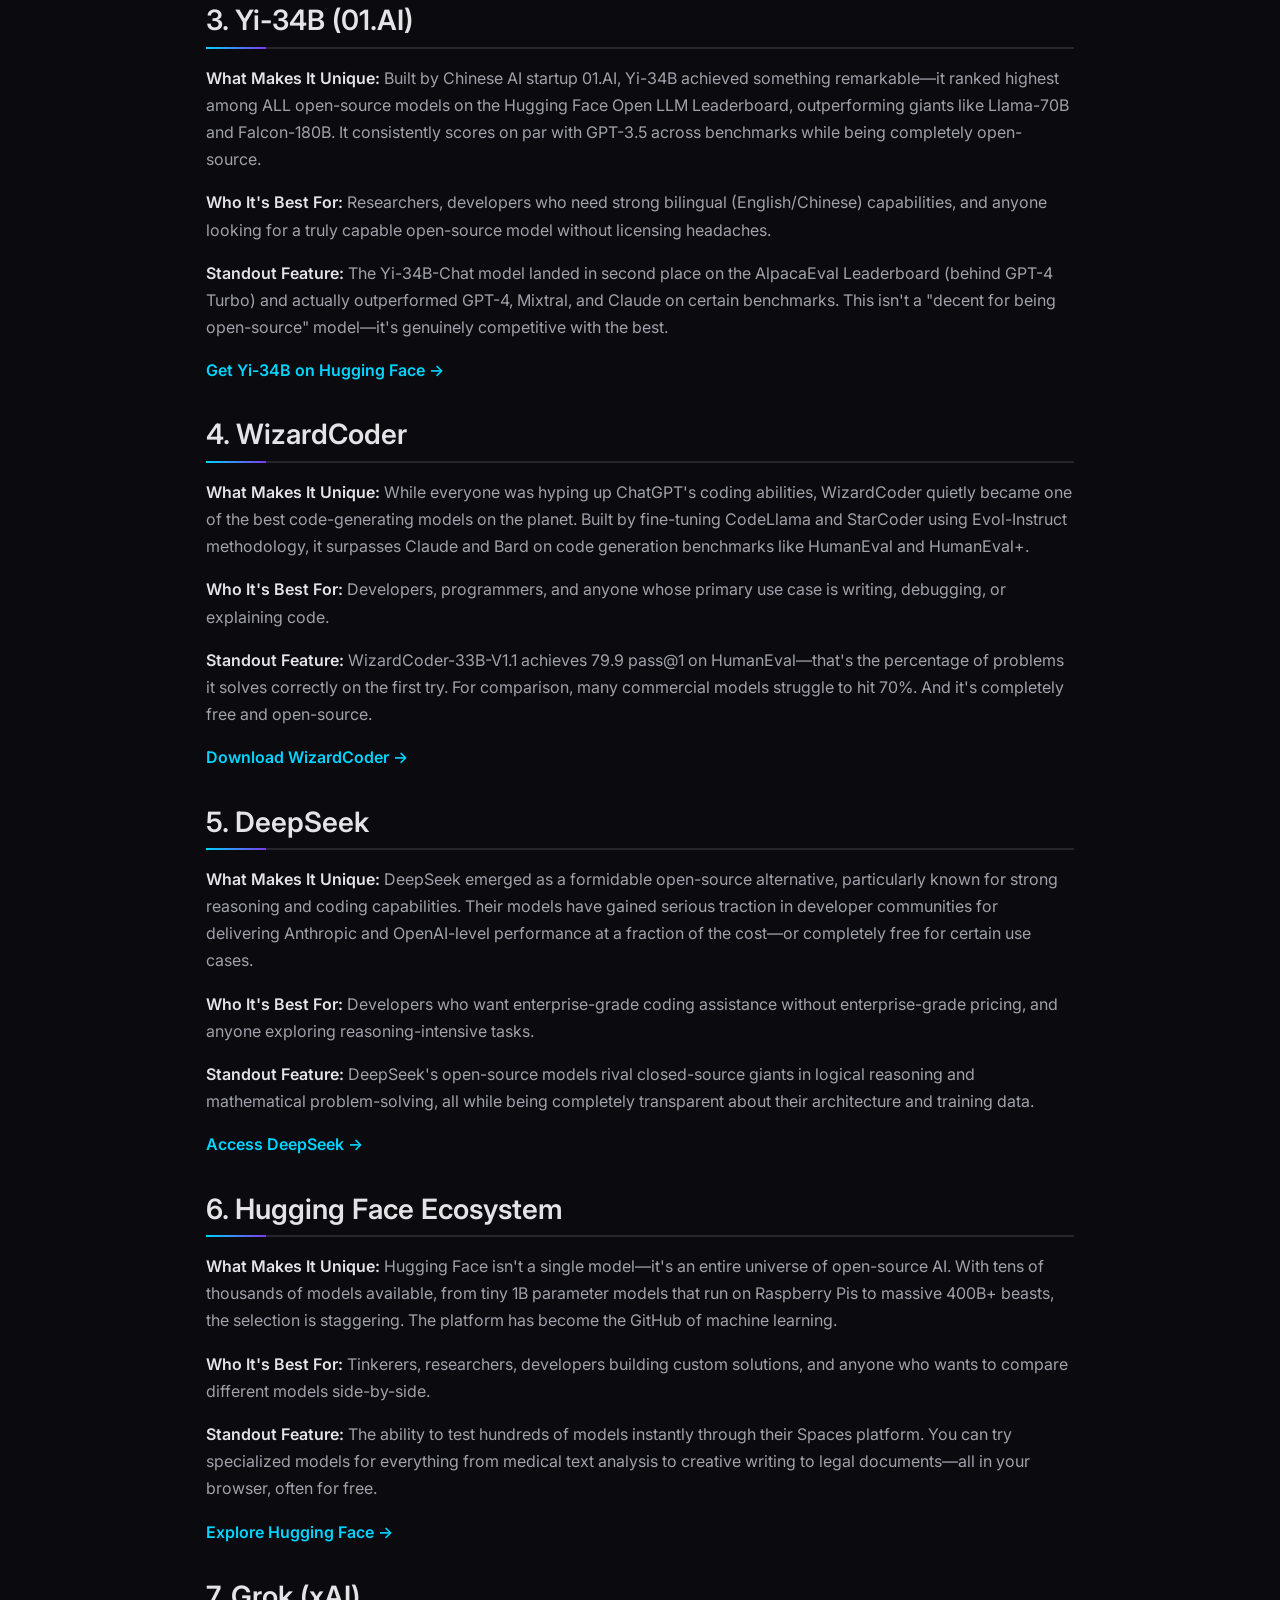
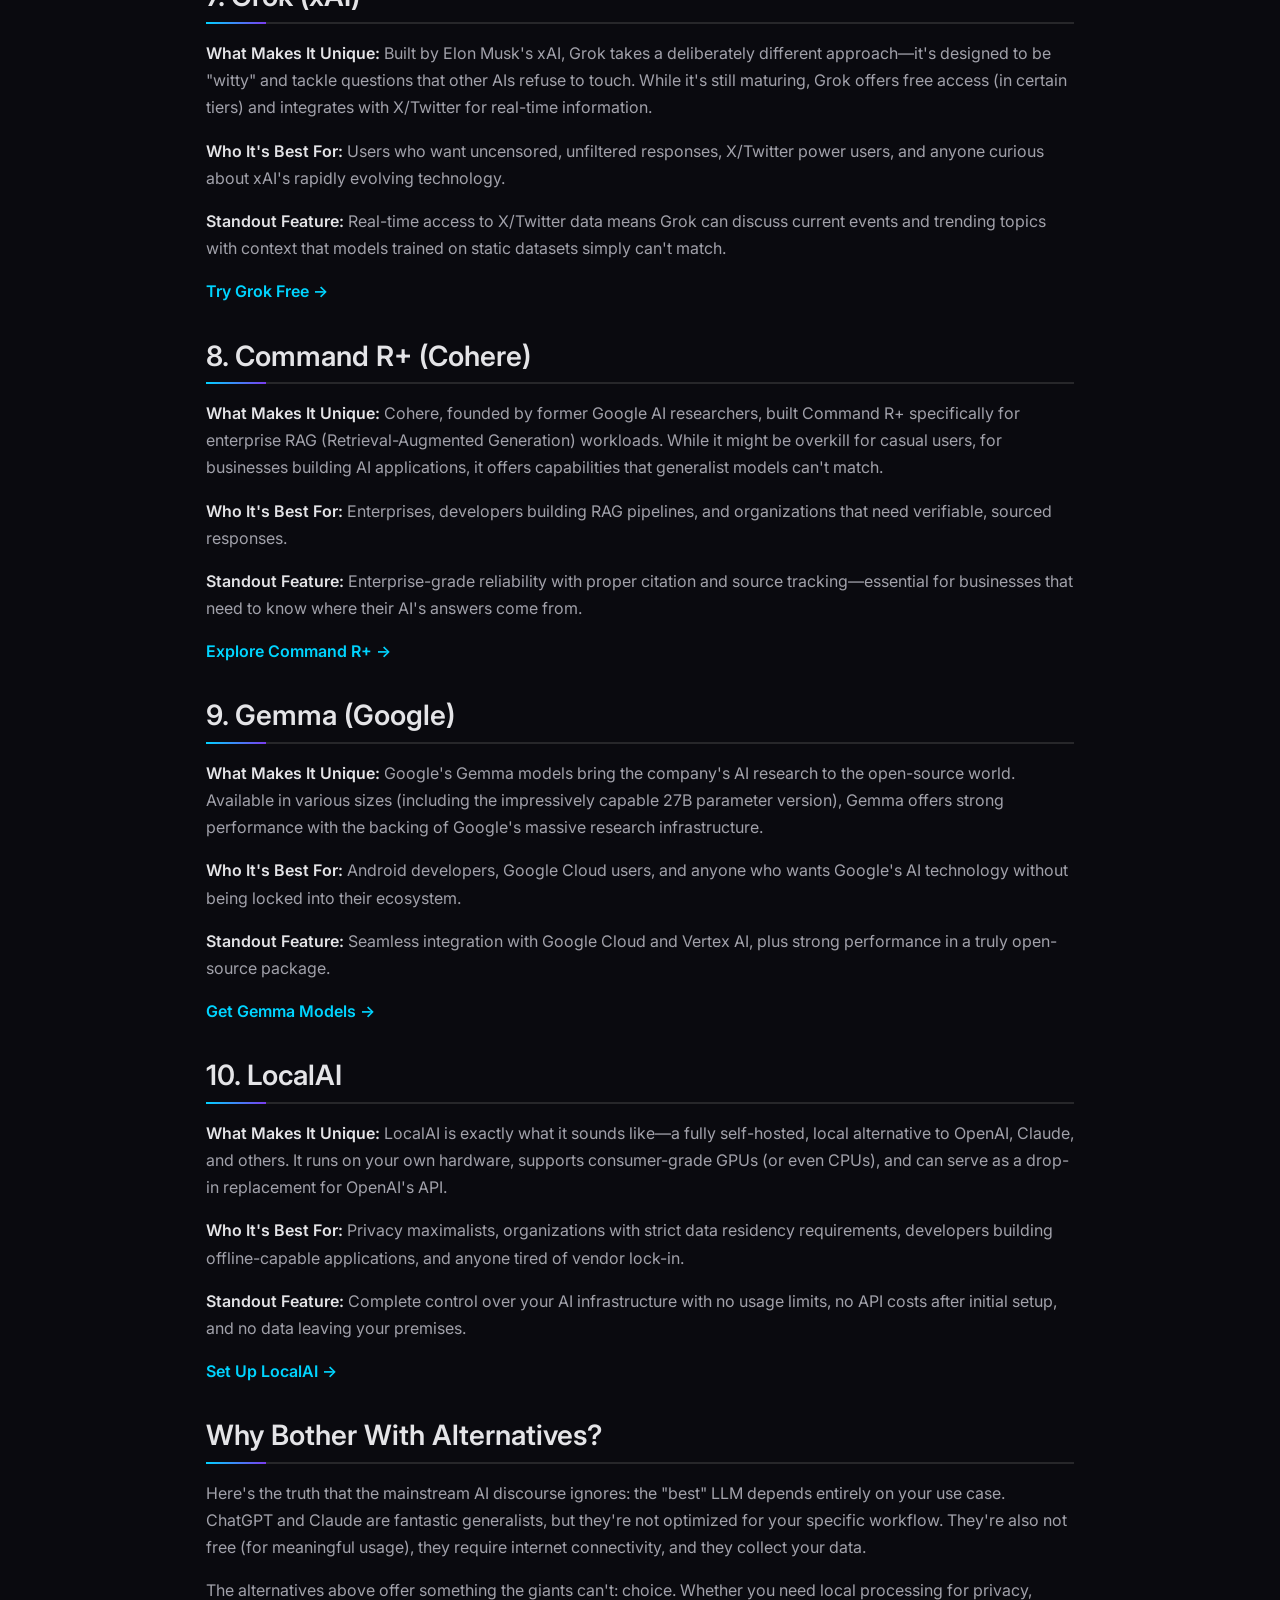
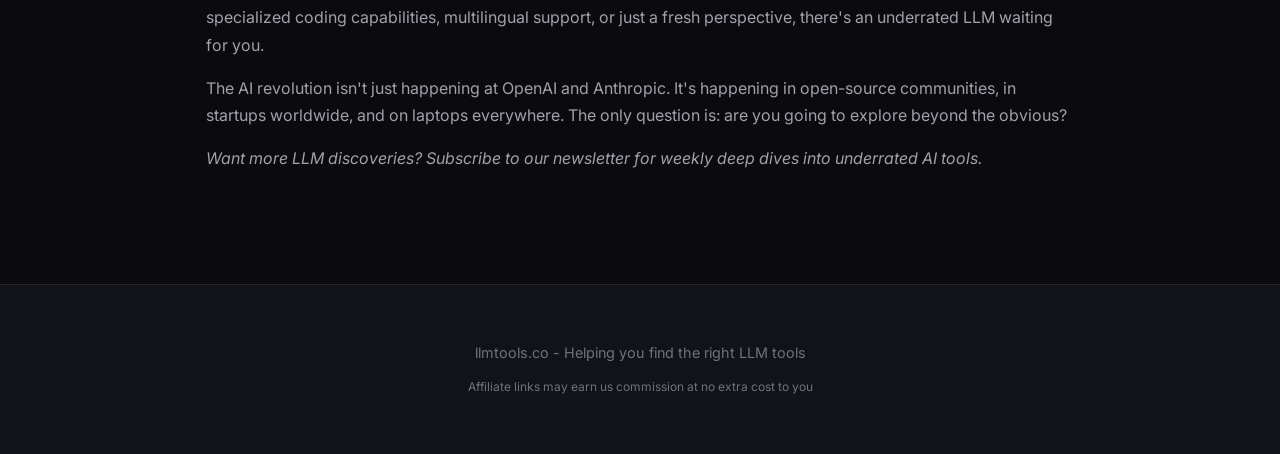
<file: underrated-llms.html>
<!DOCTYPE html>
<html lang="en">
<head>
    <meta charset="UTF-8">
    <meta name="viewport" content="width=device-width, initial-scale=1.0">
    <title>Underrated LLMs You Should Know - llmtools.co</title>
    <link rel="icon" type="image/svg+xml" href="images/favicon.svg">
    <link rel="stylesheet" href="style.css">
    <link rel="preconnect" href="https://fonts.googleapis.com">
    <link rel="preconnect" href="https://fonts.gstatic.com" crossorigin>
    <link href="https://fonts.googleapis.com/css2?family=Inter:wght@400;500;600;700&display=swap" rel="stylesheet">
    <script>
        // Default to dark mode
        (function() {
            const theme = localStorage.getItem('theme') || 'dark';
            document.documentElement.setAttribute('data-theme', theme);
        })();
    </script>
</head>
<body>
    <header>
        <h1><a href="index.html"><img src="images/logo.svg" alt="LLM Tools" class="site-logo"></a></h1>
        <p>The best guide to LLM tools and resources</p>
    </header>
    <nav>
        <div class="nav-container">
            <div class="nav-links">
                <a href="index.html">Home</a>
                <a href="top-10-llms-2026.html">Top 10 LLMs</a>
                <a href="llm-how-to-guide.html">How to Use</a>
                <a href="underrated-llms.html" class="active">Underrated LLMs</a>
                <a href="openclaw-whatsapp-setup.html">OpenClaw</a>
            </div>
            <button class="theme-toggle" onclick="toggleTheme()" aria-label="Toggle theme">
                <svg class="sun-icon" xmlns="http://www.w3.org/2000/svg" width="18" height="18" viewBox="0 0 24 24" fill="none" stroke="currentColor" stroke-width="2" stroke-linecap="round" stroke-linejoin="round">
                    <circle cx="12" cy="12" r="5"></circle>
                    <line x1="12" y1="1" x2="12" y2="3"></line>
                    <line x1="12" y1="21" x2="12" y2="23"></line>
                    <line x1="4.22" y1="4.22" x2="5.64" y2="5.64"></line>
                    <line x1="18.36" y1="18.36" x2="19.78" y2="19.78"></line>
                    <line x1="1" y1="12" x2="3" y2="12"></line>
                    <line x1="21" y1="12" x2="23" y2="12"></line>
                    <line x1="4.22" y1="19.78" x2="5.64" y2="18.36"></line>
                    <line x1="18.36" y1="5.64" x2="19.78" y2="4.22"></line>
                </svg>
                <svg class="moon-icon" xmlns="http://www.w3.org/2000/svg" width="18" height="18" viewBox="0 0 24 24" fill="none" stroke="currentColor" stroke-width="2" stroke-linecap="round" stroke-linejoin="round">
                    <path d="M21 12.79A9 9 0 1 1 11.21 3 7 7 0 0 0 21 12.79z"></path>
                </svg>
                <span class="theme-label">Theme</span>
            </button>
        </div>
    </nav>
    <main>
        <h1>10 Underrated LLMs Worth Trying Beyond ChatGPT and Claude</h1>
        <p>Let's be honest: if you're like most people, your LLM journey probably goes like this. You heard about ChatGPT, gave it a try, maybe switched to Claude when someone told you it was "better at writing," and called it a day. But here's the thing—the AI landscape is exploding with incredible alternatives that most people haven't even discovered yet.</p>
        <p>These underrated powerhouses deserve your attention. Some are completely free. Others run locally on your own machine. A few specialize in tasks that make the big names look ordinary. Let's dive into the hidden gems of the LLM world.</p>

        <h2>1. Mistral AI (Le Chat)</h2>
        <p><strong>What Makes It Unique:</strong> Paris-based Mistral AI burst onto the scene with models that compete with—and sometimes beat—OpenAI's offerings, all while maintaining a smaller footprint. Their chat interface, Le Chat, offers a clean, multilingual experience that feels refreshingly straightforward compared to the feature-bloated interfaces of bigger competitors.</p>
        <p><strong>Who It's Best For:</strong> Multilingual users who need seamless switching between languages, European language speakers who want a homegrown alternative, and anyone tired of waiting in endless queues during peak hours.</p>
        <p><strong>Standout Feature:</strong> Mistral offers genuinely free access to models like Mistral NeMo (open-sourced in partnership with NVIDIA), and Le Chat provides a generous free tier with a 32k token context window. Unlike many competitors, they haven't locked everything behind a paywall.</p>
        <p><strong><a href="https://chat.mistral.ai/chat">Try Le Chat Free →</a></strong></p>
        <p><em>Affiliate disclosure: we may earn a commission when you sign up through our links.</em></p>

        <h2>2. Microsoft Phi-3</h2>
        <p><strong>What Makes It Unique:</strong> Phi-3 is what happens when Microsoft takes a radically different approach to model design. These "small language models" pack surprisingly capable intelligence into tiny packages—Phi-3-mini has just 3.8 billion parameters yet outperforms models with 10x the size. It runs on your laptop, your phone, or anywhere else without cloud dependencies.</p>
        <p><strong>Who It's Best For:</strong> Privacy-conscious users, developers building on-device AI, anyone tired of watching their data hop across servers, and budget-conscious projects that can't afford API costs.</p>
        <p><strong>Standout Feature:</strong> The ability to run Phi-3 entirely offline. While ChatGPT and Claude require constant internet connectivity, Phi-3 can live on your local machine, processing everything locally. Your prompts never leave your device.</p>
        <p><strong><a href="https://huggingface.co/microsoft/Phi-3-mini-4k-instruct">Explore Phi-3 on Hugging Face →</a></strong></p>

        <h2>3. Yi-34B (01.AI)</h2>
        <p><strong>What Makes It Unique:</strong> Built by Chinese AI startup 01.AI, Yi-34B achieved something remarkable—it ranked highest among ALL open-source models on the Hugging Face Open LLM Leaderboard, outperforming giants like Llama-70B and Falcon-180B. It consistently scores on par with GPT-3.5 across benchmarks while being completely open-source.</p>
        <p><strong>Who It's Best For:</strong> Researchers, developers who need strong bilingual (English/Chinese) capabilities, and anyone looking for a truly capable open-source model without licensing headaches.</p>
        <p><strong>Standout Feature:</strong> The Yi-34B-Chat model landed in second place on the AlpacaEval Leaderboard (behind GPT-4 Turbo) and actually outperformed GPT-4, Mixtral, and Claude on certain benchmarks. This isn't a "decent for being open-source" model—it's genuinely competitive with the best.</p>
        <p><strong><a href="https://huggingface.co/01-ai/Yi-34B">Get Yi-34B on Hugging Face →</a></strong></p>

        <h2>4. WizardCoder</h2>
        <p><strong>What Makes It Unique:</strong> While everyone was hyping up ChatGPT's coding abilities, WizardCoder quietly became one of the best code-generating models on the planet. Built by fine-tuning CodeLlama and StarCoder using Evol-Instruct methodology, it surpasses Claude and Bard on code generation benchmarks like HumanEval and HumanEval+.</p>
        <p><strong>Who It's Best For:</strong> Developers, programmers, and anyone whose primary use case is writing, debugging, or explaining code.</p>
        <p><strong>Standout Feature:</strong> WizardCoder-33B-V1.1 achieves 79.9 pass@1 on HumanEval—that's the percentage of problems it solves correctly on the first try. For comparison, many commercial models struggle to hit 70%. And it's completely free and open-source.</p>
        <p><strong><a href="https://huggingface.co/WizardLMTeam/WizardCoder-33B-V1.1">Download WizardCoder →</a></strong></p>

        <h2>5. DeepSeek</h2>
        <p><strong>What Makes It Unique:</strong> DeepSeek emerged as a formidable open-source alternative, particularly known for strong reasoning and coding capabilities. Their models have gained serious traction in developer communities for delivering Anthropic and OpenAI-level performance at a fraction of the cost—or completely free for certain use cases.</p>
        <p><strong>Who It's Best For:</strong> Developers who want enterprise-grade coding assistance without enterprise-grade pricing, and anyone exploring reasoning-intensive tasks.</p>
        <p><strong>Standout Feature:</strong> DeepSeek's open-source models rival closed-source giants in logical reasoning and mathematical problem-solving, all while being completely transparent about their architecture and training data.</p>
        <p><strong><a href="https://deepseek.com">Access DeepSeek →</a></strong></p>

        <h2>6. Hugging Face Ecosystem</h2>
        <p><strong>What Makes It Unique:</strong> Hugging Face isn't a single model—it's an entire universe of open-source AI. With tens of thousands of models available, from tiny 1B parameter models that run on Raspberry Pis to massive 400B+ beasts, the selection is staggering. The platform has become the GitHub of machine learning.</p>
        <p><strong>Who It's Best For:</strong> Tinkerers, researchers, developers building custom solutions, and anyone who wants to compare different models side-by-side.</p>
        <p><strong>Standout Feature:</strong> The ability to test hundreds of models instantly through their Spaces platform. You can try specialized models for everything from medical text analysis to creative writing to legal documents—all in your browser, often for free.</p>
        <p><strong><a href="https://huggingface.co/spaces">Explore Hugging Face →</a></strong></p>

        <h2>7. Grok (xAI)</h2>
        <p><strong>What Makes It Unique:</strong> Built by Elon Musk's xAI, Grok takes a deliberately different approach—it's designed to be "witty" and tackle questions that other AIs refuse to touch. While it's still maturing, Grok offers free access (in certain tiers) and integrates with X/Twitter for real-time information.</p>
        <p><strong>Who It's Best For:</strong> Users who want uncensored, unfiltered responses, X/Twitter power users, and anyone curious about xAI's rapidly evolving technology.</p>
        <p><strong>Standout Feature:</strong> Real-time access to X/Twitter data means Grok can discuss current events and trending topics with context that models trained on static datasets simply can't match.</p>
        <p><strong><a href="https://x.com/i/grok">Try Grok Free →</a></strong></p>

        <h2>8. Command R+ (Cohere)</h2>
        <p><strong>What Makes It Unique:</strong> Cohere, founded by former Google AI researchers, built Command R+ specifically for enterprise RAG (Retrieval-Augmented Generation) workloads. While it might be overkill for casual users, for businesses building AI applications, it offers capabilities that generalist models can't match.</p>
        <p><strong>Who It's Best For:</strong> Enterprises, developers building RAG pipelines, and organizations that need verifiable, sourced responses.</p>
        <p><strong>Standout Feature:</strong> Enterprise-grade reliability with proper citation and source tracking—essential for businesses that need to know where their AI's answers come from.</p>
        <p><strong><a href="https://cohere.com/command-r-plus">Explore Command R+ →</a></strong></p>

        <h2>9. Gemma (Google)</h2>
        <p><strong>What Makes It Unique:</strong> Google's Gemma models bring the company's AI research to the open-source world. Available in various sizes (including the impressively capable 27B parameter version), Gemma offers strong performance with the backing of Google's massive research infrastructure.</p>
        <p><strong>Who It's Best For:</strong> Android developers, Google Cloud users, and anyone who wants Google's AI technology without being locked into their ecosystem.</p>
        <p><strong>Standout Feature:</strong> Seamless integration with Google Cloud and Vertex AI, plus strong performance in a truly open-source package.</p>
        <p><strong><a href="https://huggingface.co/google/gemma-2-27b-it">Get Gemma Models →</a></strong></p>

        <h2>10. LocalAI</h2>
        <p><strong>What Makes It Unique:</strong> LocalAI is exactly what it sounds like—a fully self-hosted, local alternative to OpenAI, Claude, and others. It runs on your own hardware, supports consumer-grade GPUs (or even CPUs), and can serve as a drop-in replacement for OpenAI's API.</p>
        <p><strong>Who It's Best For:</strong> Privacy maximalists, organizations with strict data residency requirements, developers building offline-capable applications, and anyone tired of vendor lock-in.</p>
        <p><strong>Standout Feature:</strong> Complete control over your AI infrastructure with no usage limits, no API costs after initial setup, and no data leaving your premises.</p>
        <p><strong><a href="https://localai.io">Set Up LocalAI →</a></strong></p>

        <h2>Why Bother With Alternatives?</h2>
        <p>Here's the truth that the mainstream AI discourse ignores: the "best" LLM depends entirely on your use case. ChatGPT and Claude are fantastic generalists, but they're not optimized for your specific workflow. They're also not free (for meaningful usage), they require internet connectivity, and they collect your data.</p>
        <p>The alternatives above offer something the giants can't: choice. Whether you need local processing for privacy, specialized coding capabilities, multilingual support, or just a fresh perspective, there's an underrated LLM waiting for you.</p>
        <p>The AI revolution isn't just happening at OpenAI and Anthropic. It's happening in open-source communities, in startups worldwide, and on laptops everywhere. The only question is: are you going to explore beyond the obvious?</p>
        <p><em>Want more LLM discoveries? Subscribe to our newsletter for weekly deep dives into underrated AI tools.</em></p>
    </main>
    <footer>
        <p>llmtools.co - Helping you find the right LLM tools</p>
        <p><small>Affiliate links may earn us commission at no extra cost to you</small></p>
    </footer>

    <script>
        function toggleTheme() {
            const html = document.documentElement;
            const currentTheme = html.getAttribute('data-theme');
            const newTheme = currentTheme === 'light' ? 'dark' : 'light';
            html.setAttribute('data-theme', newTheme);
            localStorage.setItem('theme', newTheme);
            updateThemeIcon(newTheme);
            updateLogo();
        }

        function updateThemeIcon(theme) {
            const sunIcon = document.querySelector('.sun-icon');
            const moonIcon = document.querySelector('.moon-icon');
            if (theme === 'light') {
                sunIcon.style.display = 'none';
                moonIcon.style.display = 'block';
            } else {
                sunIcon.style.display = 'block';
                moonIcon.style.display = 'none';
            }
        }

        function updateLogo() {
            const logo = document.querySelector('.site-logo');
            if (!logo) return;
            logo.src = document.documentElement.getAttribute('data-theme') === 'light'
                ? 'images/logo-light.svg'
                : 'images/logo.svg';
        }

        document.addEventListener('DOMContentLoaded', function() {
            const theme = document.documentElement.getAttribute('data-theme') || 'dark';
            updateThemeIcon(theme);
            updateLogo();
        });
    </script>
</body>
</html>
</file>
<file: style.css>
/* llmtools.co - Modern Dark Tech Theme with Light Mode */

/* ===== CSS CUSTOM PROPERTIES (Theme System) ===== */
:root {
    /* Dark Theme (Default) */
    --bg-primary: #0a0a0f;
    --bg-secondary: #12121a;
    --bg-card: #1a1a24;
    --bg-elevated: #22222e;

    --text-primary: #e4e4e7;
    --text-secondary: #a1a1aa;
    --text-muted: #71717a;

    --accent-primary: #00d4ff;
    --accent-secondary: #7c3aed;
    --accent-gradient: linear-gradient(135deg, #00d4ff 0%, #7c3aed 100%);
    --accent-glow: 0 0 20px rgba(0, 212, 255, 0.3);

    --border-color: #27272a;
    --border-glow: rgba(0, 212, 255, 0.2);

    --success: #22c55e;
    --warning: #f59e0b;
    --error: #ef4444;

    /* Spacing */
    --space-xs: 0.25rem;
    --space-sm: 0.5rem;
    --space-md: 1rem;
    --space-lg: 1.5rem;
    --space-xl: 2rem;
    --space-2xl: 3rem;

    /* Typography */
    --font-sans: 'Inter', -apple-system, BlinkMacSystemFont, 'Segoe UI', Roboto, sans-serif;
    --font-mono: 'JetBrains Mono', 'Fira Code', 'Consolas', monospace;

    /* Transitions */
    --transition-fast: 150ms ease;
    --transition-base: 250ms ease;
    --transition-slow: 400ms ease;

    /* Border Radius */
    --radius-sm: 6px;
    --radius-md: 10px;
    --radius-lg: 16px;
    --radius-full: 9999px;
}

/* Light Theme */
[data-theme="light"] {
    --bg-primary: #fafafa;
    --bg-secondary: #ffffff;
    --bg-card: #ffffff;
    --bg-elevated: #f4f4f5;

    --text-primary: #18181b;
    --text-secondary: #52525b;
    --text-muted: #a1a1aa;

    --accent-primary: #0891b2;
    --accent-secondary: #6d28d9;
    --accent-gradient: linear-gradient(135deg, #0891b2 0%, #6d28d9 100%);
    --accent-glow: 0 0 20px rgba(8, 145, 178, 0.2);

    --border-color: #e4e4e7;
    --border-glow: rgba(8, 145, 178, 0.15);
}

/* ===== RESET & BASE ===== */
*, *::before, *::after {
    box-sizing: border-box;
    margin: 0;
    padding: 0;
}

html {
    scroll-behavior: smooth;
    -webkit-font-smoothing: antialiased;
    -moz-osx-font-smoothing: grayscale;
}

body {
    font-family: var(--font-sans);
    font-size: 16px;
    line-height: 1.7;
    color: var(--text-primary);
    background: var(--bg-primary);
    min-height: 100vh;
    transition: background-color var(--transition-base), color var(--transition-base);
}

/* ===== LAYOUT CONTAINER ===== */
.site-container {
    max-width: 1200px;
    margin: 0 auto;
    padding: 0 var(--space-md);
}

/* ===== HEADER ===== */
header {
    background: var(--bg-secondary);
    border-bottom: 1px solid var(--border-color);
    padding: var(--space-2xl) var(--space-md);
    text-align: center;
    position: relative;
    overflow: hidden;
}

header::before {
    content: '';
    position: absolute;
    top: 0;
    left: 0;
    right: 0;
    height: 2px;
    background: var(--accent-gradient);
}

header::after {
    content: '';
    position: absolute;
    top: 0;
    left: 50%;
    transform: translateX(-50%);
    width: 300px;
    height: 300px;
    background: radial-gradient(circle, var(--accent-primary) 0%, transparent 70%);
    opacity: 0.05;
    pointer-events: none;
}

header h1 {
    font-size: clamp(1.75rem, 5vw, 2.5rem);
    font-weight: 700;
    letter-spacing: -0.02em;
    margin-bottom: var(--space-sm);
}

header h1 a {
    color: var(--text-primary);
    text-decoration: none;
    background: var(--accent-gradient);
    -webkit-background-clip: text;
    -webkit-text-fill-color: transparent;
    background-clip: text;
    transition: opacity var(--transition-fast);
}

header h1 a:hover {
    opacity: 0.8;
}

/* Header logo — centered, responsive */
.site-logo {
    height: 64px;
    width: auto;
    display: inline-block;
    vertical-align: middle;
    transition: height var(--transition-fast);
}

/* Keep the header title area centered and aligned with the logo */
header h1 {
    display: flex;
    align-items: center;
    justify-content: center;
    gap: 0.5rem;
}

/* Responsive logo sizes */
@media (max-width: 768px) {
    .site-logo {
        height: 48px;
    }
}

@media (max-width: 480px) {
    .site-logo {
        height: 40px;
    }
}

header p {
    color: var(--text-secondary);
    font-size: 1.1rem;
}

/* ===== NAVIGATION ===== */
nav {
    background: var(--bg-secondary);
    border-bottom: 1px solid var(--border-color);
    padding: var(--space-md);
    position: sticky;
    top: 0;
    z-index: 100;
    backdrop-filter: blur(10px);
    -webkit-backdrop-filter: blur(10px);
}

.nav-container {
    max-width: 1200px;
    margin: 0 auto;
    display: flex;
    justify-content: space-between;
    align-items: center;
    flex-wrap: wrap;
    gap: var(--space-md);
}

.nav-links {
    display: flex;
    gap: var(--space-sm);
    flex-wrap: wrap;
}

nav a {
    color: var(--text-secondary);
    text-decoration: none;
    padding: var(--space-sm) var(--space-md);
    border-radius: var(--radius-sm);
    font-weight: 500;
    font-size: 0.95rem;
    transition: all var(--transition-fast);
    position: relative;
}

nav a:hover {
    color: var(--accent-primary);
    background: rgba(0, 212, 255, 0.1);
}

nav a.active {
    color: var(--accent-primary);
}

/* Theme Toggle Button */
.theme-toggle {
    background: var(--bg-card);
    border: 1px solid var(--border-color);
    border-radius: var(--radius-full);
    padding: var(--space-sm) var(--space-md);
    cursor: pointer;
    display: flex;
    align-items: center;
    gap: var(--space-sm);
    color: var(--text-secondary);
    font-size: 0.9rem;
    font-weight: 500;
    transition: all var(--transition-fast);
}

.theme-toggle:hover {
    border-color: var(--accent-primary);
    color: var(--accent-primary);
    box-shadow: var(--accent-glow);
}

.theme-toggle svg {
    width: 18px;
    height: 18px;
}

/* ===== MAIN CONTENT ===== */
main {
    max-width: 900px;
    margin: 0 auto;
    padding: var(--space-2xl) var(--space-md);
}

/* ===== TYPOGRAPHY ===== */
h1, h2, h3, h4, h5, h6 {
    color: var(--text-primary);
    font-weight: 600;
    line-height: 1.3;
    margin: var(--space-xl) 0 var(--space-md);
}

h1 { font-size: clamp(1.75rem, 4vw, 2.25rem); }
h2 { font-size: clamp(1.4rem, 3vw, 1.75rem); }
h3 { font-size: clamp(1.15rem, 2.5vw, 1.35rem); }

h2 {
    padding-bottom: var(--space-sm);
    border-bottom: 2px solid var(--border-color);
    position: relative;
}

h2::after {
    content: '';
    position: absolute;
    bottom: -2px;
    left: 0;
    width: 60px;
    height: 2px;
    background: var(--accent-gradient);
}

p {
    margin: var(--space-md) 0;
    color: var(--text-secondary);
}

strong {
    color: var(--text-primary);
    font-weight: 600;
}

a {
    color: var(--accent-primary);
    text-decoration: none;
    transition: color var(--transition-fast);
}

a:hover {
    color: var(--accent-secondary);
    text-decoration: underline;
}

/* ===== LISTS ===== */
ul, ol {
    margin: var(--space-md) 0 var(--space-md) var(--space-lg);
    color: var(--text-secondary);
}

li {
    margin: var(--space-sm) 0;
    padding-left: var(--space-sm);
}

li::marker {
    color: var(--accent-primary);
}

/* ===== CARDS ===== */
.card-grid {
    display: grid;
    grid-template-columns: repeat(auto-fit, minmax(280px, 1fr));
    gap: var(--space-lg);
    margin: var(--space-xl) 0;
}

.card {
    background: var(--bg-card);
    border: 1px solid var(--border-color);
    border-radius: var(--radius-lg);
    padding: var(--space-lg);
    transition: all var(--transition-base);
    position: relative;
    overflow: hidden;
}

.card::before {
    content: '';
    position: absolute;
    top: 0;
    left: 0;
    right: 0;
    height: 3px;
    background: var(--accent-gradient);
    opacity: 0;
    transition: opacity var(--transition-base);
}

.card:hover {
    border-color: var(--border-glow);
    transform: translateY(-4px);
    box-shadow: 0 12px 40px rgba(0, 0, 0, 0.3), var(--accent-glow);
}

.card:hover::before {
    opacity: 1;
}

.card h3 {
    margin-top: 0;
    margin-bottom: var(--space-sm);
}

.card h3 a {
    color: var(--text-primary);
}

.card h3 a:hover {
    color: var(--accent-primary);
    text-decoration: none;
}

.card p {
    margin-bottom: 0;
    font-size: 0.95rem;
}

/* ===== ARTICLE STYLES ===== */
article {
    background: var(--bg-card);
    border: 1px solid var(--border-color);
    border-radius: var(--radius-lg);
    padding: var(--space-xl);
    margin: var(--space-xl) 0;
}

/* ===== BLOCKQUOTE ===== */
blockquote {
    border-left: 3px solid var(--accent-primary);
    padding: var(--space-md) var(--space-lg);
    margin: var(--space-lg) 0;
    background: var(--bg-elevated);
    border-radius: 0 var(--radius-md) var(--radius-md) 0;
    color: var(--text-secondary);
    font-style: italic;
}

/* ===== CODE ===== */
code {
    font-family: var(--font-mono);
    background: var(--bg-elevated);
    padding: 2px 8px;
    border-radius: var(--radius-sm);
    font-size: 0.9em;
    color: var(--accent-primary);
    border: 1px solid var(--border-color);
}

pre {
    background: #1e1e2e;
    color: #cdd6f4;
    padding: var(--space-lg);
    border-radius: var(--radius-md);
    overflow-x: auto;
    font-family: var(--font-mono);
    font-size: 0.9rem;
    line-height: 1.6;
    border: 1px solid var(--border-color);
    margin: var(--space-lg) 0;
}

pre code {
    background: none;
    padding: 0;
    border: none;
    color: inherit;
}

/* ===== TABLES ===== */
table {
    width: 100%;
    border-collapse: collapse;
    margin: var(--space-lg) 0;
    font-size: 0.95rem;
}

th, td {
    border: 1px solid var(--border-color);
    padding: var(--space-md);
    text-align: left;
}

th {
    background: var(--accent-gradient);
    color: white;
    font-weight: 600;
}

tr:nth-child(even) {
    background: var(--bg-elevated);
}

tr:hover {
    background: rgba(0, 212, 255, 0.05);
}

/* ===== BUTTONS ===== */
.btn {
    display: inline-flex;
    align-items: center;
    gap: var(--space-sm);
    background: var(--accent-gradient);
    color: white;
    padding: var(--space-md) var(--space-lg);
    border-radius: var(--radius-md);
    font-weight: 600;
    font-size: 0.95rem;
    text-decoration: none;
    border: none;
    cursor: pointer;
    transition: all var(--transition-fast);
    box-shadow: 0 4px 15px rgba(0, 212, 255, 0.3);
}

.btn:hover {
    transform: translateY(-2px);
    box-shadow: 0 8px 25px rgba(0, 212, 255, 0.4);
    text-decoration: none;
    color: white;
}

.btn-secondary {
    background: var(--bg-card);
    color: var(--accent-primary);
    border: 1px solid var(--accent-primary);
    box-shadow: none;
}

.btn-secondary:hover {
    background: rgba(0, 212, 255, 0.1);
    box-shadow: var(--accent-glow);
}

/* ===== AFFILIATE DISCLAIMER ===== */
.affiliate-disclaimer {
    background: rgba(245, 158, 11, 0.1);
    border: 1px solid rgba(245, 158, 11, 0.3);
    border-left: 3px solid var(--warning);
    padding: var(--space-md) var(--space-lg);
    border-radius: var(--radius-md);
    margin: var(--space-xl) 0;
    font-size: 0.9rem;
    color: var(--text-secondary);
}

.affiliate-disclaimer strong {
    color: var(--warning);
}

/* ===== FOOTER ===== */
footer {
    background: var(--bg-secondary);
    border-top: 1px solid var(--border-color);
    text-align: center;
    padding: var(--space-2xl) var(--space-md);
    margin-top: var(--space-2xl);
    color: var(--text-muted);
    font-size: 0.9rem;
}

footer p {
    margin: var(--space-sm) 0;
    color: var(--text-muted);
}

/* ===== HORIZONTAL RULE ===== */
hr, p:has(> :only-child:is(em):empty) {
    border: none;
    height: 1px;
    background: var(--border-color);
    margin: var(--space-xl) 0;
}

/* Style for "---" text */
p:only-child {
    margin: var(--space-lg) 0;
}

/* ===== RESPONSIVE DESIGN ===== */

/* Tablet */
@media (max-width: 768px) {
    :root {
        --space-2xl: 2rem;
    }

    header {
        padding: var(--space-xl) var(--space-md);
    }

    .nav-container {
        flex-direction: column;
        gap: var(--space-sm);
    }

    .nav-links {
        justify-content: center;
        width: 100%;
    }

    nav a {
        padding: var(--space-sm);
        font-size: 0.9rem;
    }

    main {
        padding: var(--space-xl) var(--space-md);
    }

    article {
        padding: var(--space-lg);
    }

    .card-grid {
        grid-template-columns: 1fr;
    }
}

/* Mobile */
@media (max-width: 480px) {
    :root {
        --space-lg: 1rem;
        --space-xl: 1.5rem;
    }

    body {
        font-size: 15px;
    }

    header h1 {
        font-size: 1.5rem;
    }

    header p {
        font-size: 1rem;
    }

    .nav-links {
        gap: 0;
    }

    nav a {
        padding: var(--space-xs) var(--space-sm);
        font-size: 0.85rem;
    }

    .theme-toggle {
        padding: var(--space-xs) var(--space-sm);
        font-size: 0.85rem;
    }

    .card {
        padding: var(--space-md);
    }

    table {
        font-size: 0.85rem;
    }

    th, td {
        padding: var(--space-sm);
    }

    ul, ol {
        margin-left: var(--space-md);
    }
}

/* ===== PRINT STYLES ===== */
@media print {
    body {
        background: white;
        color: black;
    }

    nav, .theme-toggle, footer {
        display: none;
    }

    a {
        color: black;
        text-decoration: underline;
    }
}

/* ===== ACCESSIBILITY ===== */
@media (prefers-reduced-motion: reduce) {
    *, *::before, *::after {
        animation-duration: 0.01ms !important;
        animation-iteration-count: 1 !important;
        transition-duration: 0.01ms !important;
    }
}

/* Focus styles for keyboard navigation */
a:focus-visible,
button:focus-visible,
.theme-toggle:focus-visible {
    outline: 2px solid var(--accent-primary);
    outline-offset: 2px;
}

/* Selection styles */
::selection {
    background: var(--accent-primary);
    color: var(--bg-primary);
}
</file>
